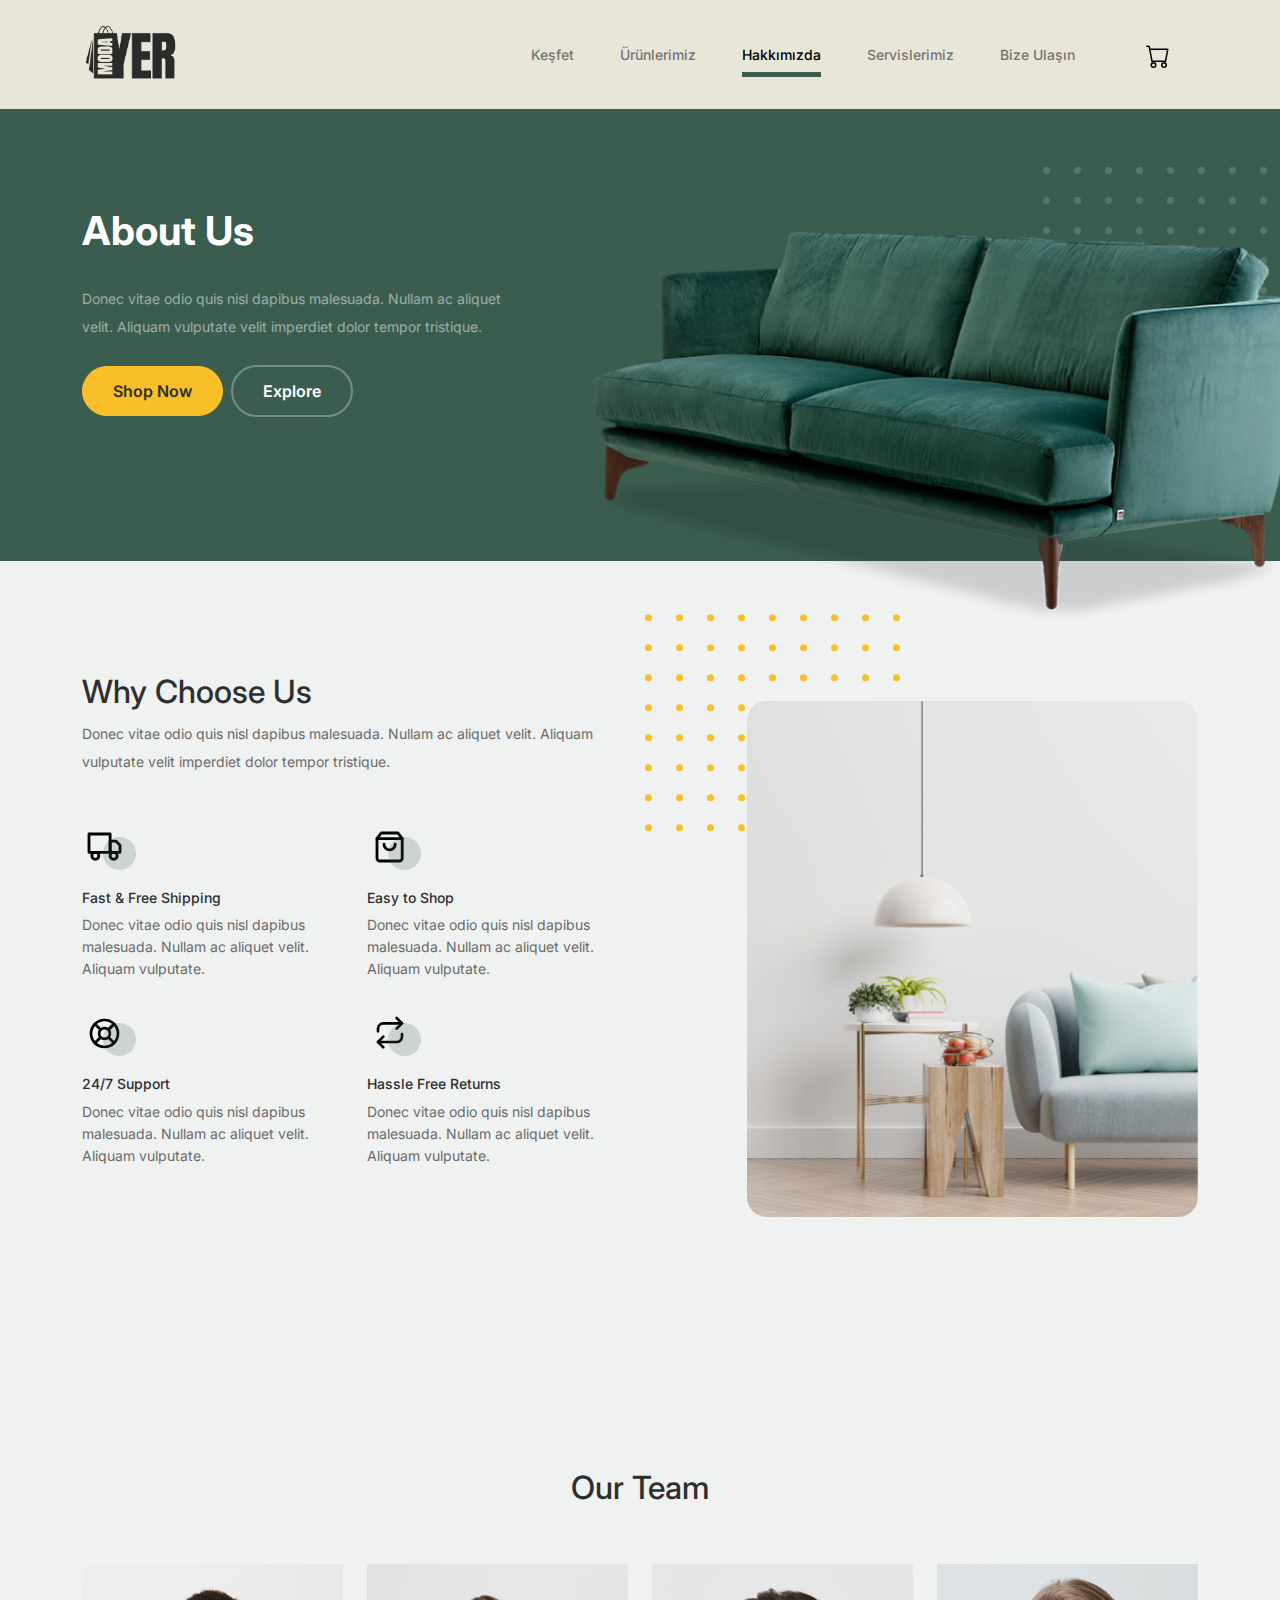
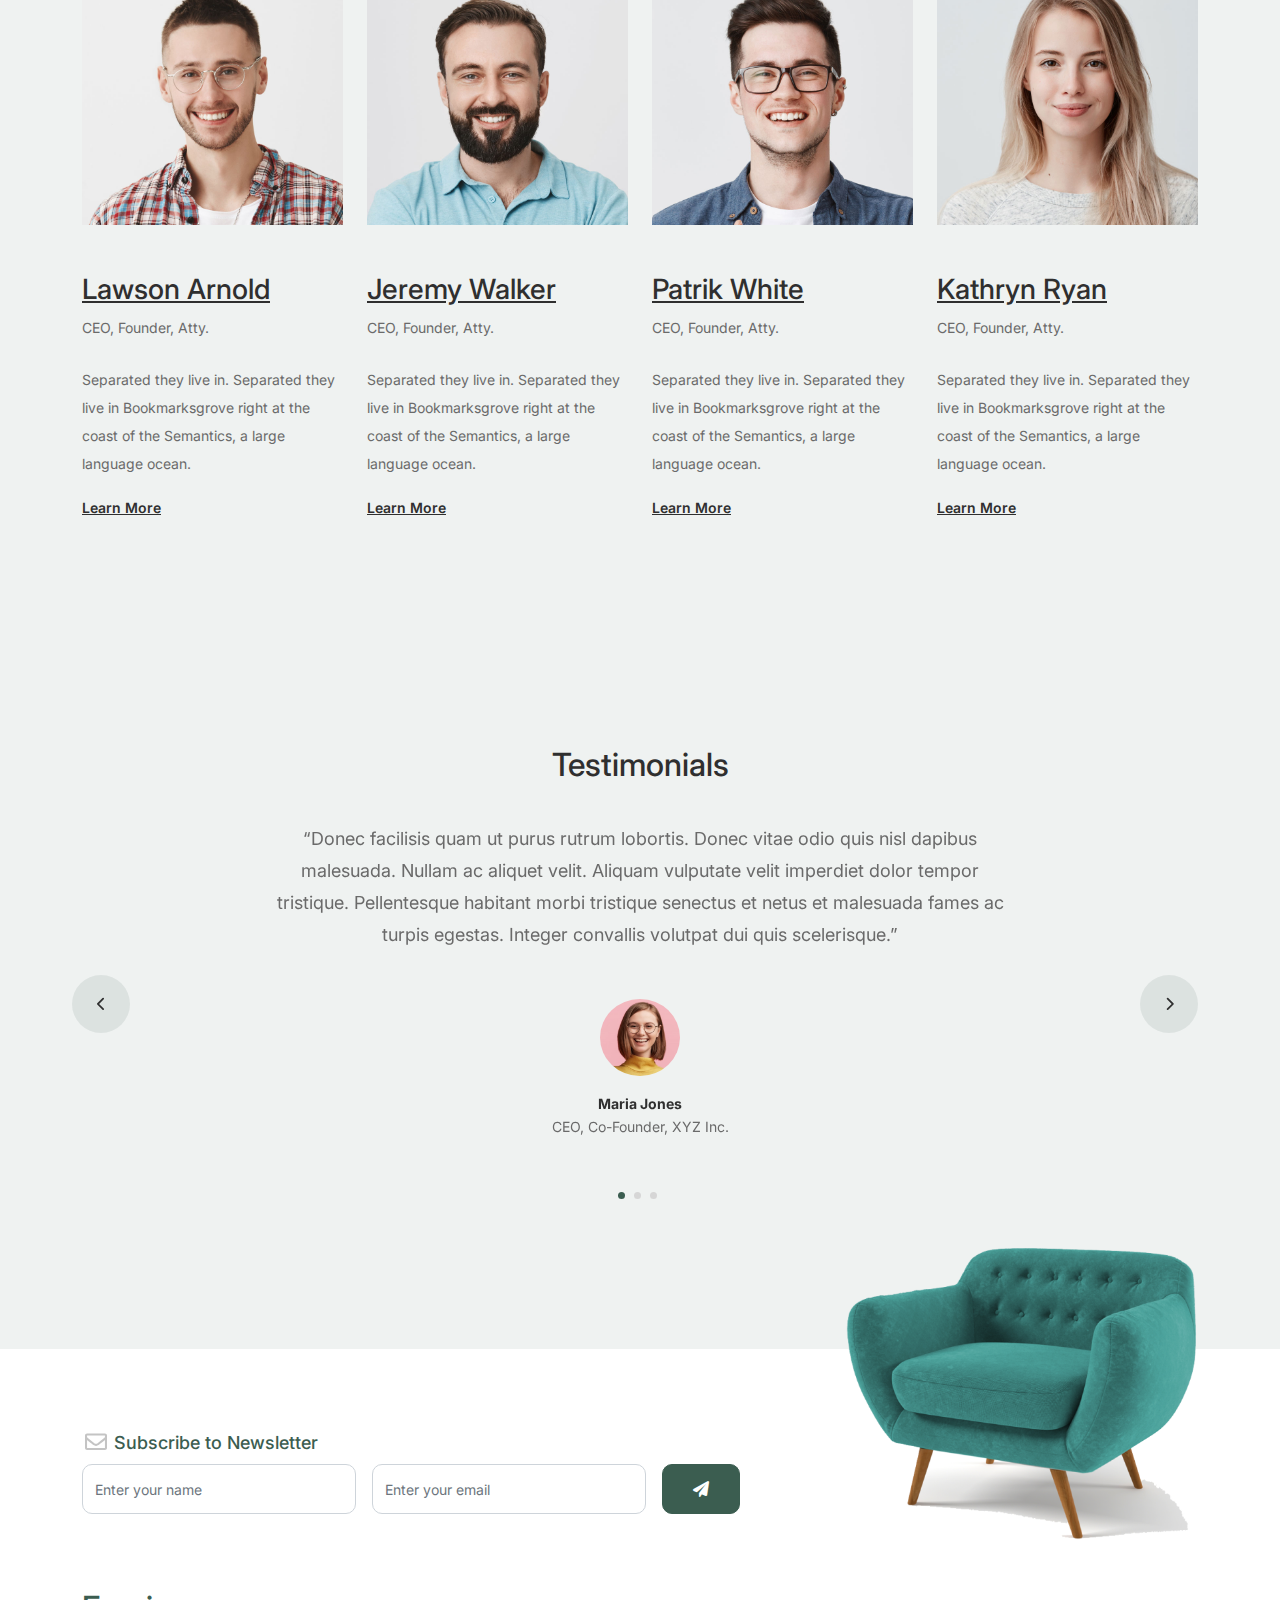
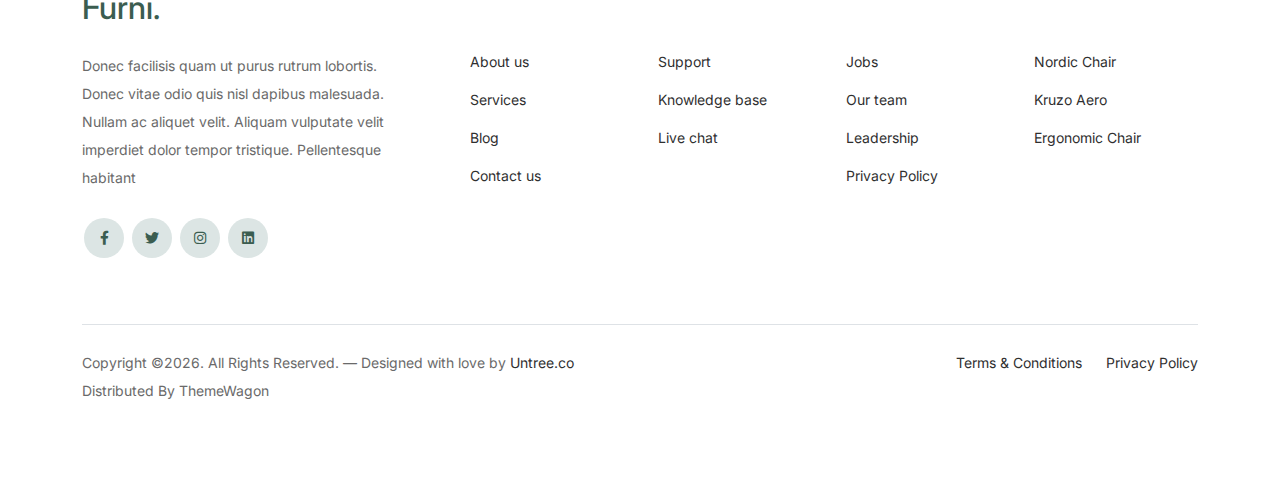
<file: about.html>
<!-- /*
* Bootstrap 5
* Template Name: Furni
* Template Author: Untree.co
* Template URI: https://untree.co/
* License: https://creativecommons.org/licenses/by/3.0/
*/ -->
<!doctype html>
<html lang="en">
<head>
  <meta charset="utf-8">
  <meta name="viewport" content="width=device-width, initial-scale=1, shrink-to-fit=no">
  <meta name="author" content="Untree.co">
  <link rel="shortcut icon" href="favicon.png">

  <meta name="description" content="" />
  <meta name="keywords" content="bootstrap, bootstrap4" />

		<!-- Bootstrap CSS -->
		<link href="css/bootstrap.min.css" rel="stylesheet">
		<link href="https://cdnjs.cloudflare.com/ajax/libs/font-awesome/6.0.0-beta3/css/all.min.css" rel="stylesheet">
		<link href="css/tiny-slider.css" rel="stylesheet">
		<link href="css/style.css" rel="stylesheet">
		<title>modayer.com </title>
	</head>

	<body>

		<!-- Start Header/Navigation -->
		<nav class="custom-navbar sticky-top navbar navbar navbar-expand-md navbar-dark bg-dark"
			arial-label="Furni navigation bar">
		
			<div class="container">
				<a class="navbar-brand" href="index.html"><img width="100px" src="images/logo.png" alt="modayer"></a>
		
				<button class="navbar-toggler" type="button" data-bs-toggle="collapse" data-bs-target="#navbarsFurni"
					aria-controls="navbarsFurni" aria-expanded="false" aria-label="Toggle navigation">
					<span class="navbar-toggler-icon"></span>
				</button>
		
				<div class="collapse navbar-collapse" id="navbarsFurni">
					<ul class="custom-navbar-nav navbar-nav ms-auto mb-2 mb-md-0">
						<li >
							<a class="nav-link" href="index.html">Keşfet</a>
						</li>
						<li><a class="nav-link" href="shop.html">Ürünlerimiz</a></li>
						<li class="nav-item active"><a class="nav-link" href="about.html">Hakkımızda</a></li>
						<li><a class="nav-link" href="services.html">Servislerimiz</a></li>
		
						<li><a class="nav-link" href="contact.html">Bize Ulaşın</a></li>
					</ul>
		
					<ul class="custom-navbar-cta navbar-nav mb-2 mb-md-0 ms-5">
						<li><a class="nav-link" href="cart.html">
								<svg xmlns="http://www.w3.org/2000/svg" width="24" height="24" fill="#000000" class="bi bi-cart"
									viewBox="0 0 16 16">
									<path
										d="M0 1.5A.5.5 0 0 1 .5 1H2a.5.5 0 0 1 .485.379L2.89 3H14.5a.5.5 0 0 1 .491.592l-1.5 8A.5.5 0 0 1 13 12H4a.5.5 0 0 1-.491-.408L2.01 3.607 1.61 2H.5a.5.5 0 0 1-.5-.5M3.102 4l1.313 7h8.17l1.313-7zM5 12a2 2 0 1 0 0 4 2 2 0 0 0 0-4m7 0a2 2 0 1 0 0 4 2 2 0 0 0 0-4m-7 1a1 1 0 1 1 0 2 1 1 0 0 1 0-2m7 0a1 1 0 1 1 0 2 1 1 0 0 1 0-2" />
								</svg>
							</a></li>
					</ul>
				</div>
			</div>
		
		</nav>
		<!-- End Header/Navigation -->

		<!-- Start Hero Section -->
			<div class="hero">
				<div class="container">
					<div class="row justify-content-between">
						<div class="col-lg-5">
							<div class="intro-excerpt">
								<h1>About Us</h1>
								<p class="mb-4">Donec vitae odio quis nisl dapibus malesuada. Nullam ac aliquet velit. Aliquam vulputate velit imperdiet dolor tempor tristique.</p>
								<p><a href="" class="btn btn-secondary me-2">Shop Now</a><a href="#" class="btn btn-white-outline">Explore</a></p>
							</div>
						</div>
						<div class="col-lg-7">
							<div class="hero-img-wrap">
								<img src="images/couch.png" class="img-fluid">
							</div>
						</div>
					</div>
				</div>
			</div>
		<!-- End Hero Section -->

		

		<!-- Start Why Choose Us Section -->
		<div class="why-choose-section">
			<div class="container">
				<div class="row justify-content-between align-items-center">
					<div class="col-lg-6">
						<h2 class="section-title">Why Choose Us</h2>
						<p>Donec vitae odio quis nisl dapibus malesuada. Nullam ac aliquet velit. Aliquam vulputate velit imperdiet dolor tempor tristique.</p>

						<div class="row my-5">
							<div class="col-6 col-md-6">
								<div class="feature">
									<div class="icon">
										<img src="images/truck.svg" alt="Image" class="imf-fluid">
									</div>
									<h3>Fast &amp; Free Shipping</h3>
									<p>Donec vitae odio quis nisl dapibus malesuada. Nullam ac aliquet velit. Aliquam vulputate.</p>
								</div>
							</div>

							<div class="col-6 col-md-6">
								<div class="feature">
									<div class="icon">
										<img src="images/bag.svg" alt="Image" class="imf-fluid">
									</div>
									<h3>Easy to Shop</h3>
									<p>Donec vitae odio quis nisl dapibus malesuada. Nullam ac aliquet velit. Aliquam vulputate.</p>
								</div>
							</div>

							<div class="col-6 col-md-6">
								<div class="feature">
									<div class="icon">
										<img src="images/support.svg" alt="Image" class="imf-fluid">
									</div>
									<h3>24/7 Support</h3>
									<p>Donec vitae odio quis nisl dapibus malesuada. Nullam ac aliquet velit. Aliquam vulputate.</p>
								</div>
							</div>

							<div class="col-6 col-md-6">
								<div class="feature">
									<div class="icon">
										<img src="images/return.svg" alt="Image" class="imf-fluid">
									</div>
									<h3>Hassle Free Returns</h3>
									<p>Donec vitae odio quis nisl dapibus malesuada. Nullam ac aliquet velit. Aliquam vulputate.</p>
								</div>
							</div>

						</div>
					</div>

					<div class="col-lg-5">
						<div class="img-wrap">
							<img src="images/why-choose-us-img.jpg" alt="Image" class="img-fluid">
						</div>
					</div>

				</div>
			</div>
		</div>
		<!-- End Why Choose Us Section -->

		<!-- Start Team Section -->
		<div class="untree_co-section">
			<div class="container">

				<div class="row mb-5">
					<div class="col-lg-5 mx-auto text-center">
						<h2 class="section-title">Our Team</h2>
					</div>
				</div>

				<div class="row">

					<!-- Start Column 1 -->
					<div class="col-12 col-md-6 col-lg-3 mb-5 mb-md-0">
						<img src="images/person_1.jpg" class="img-fluid mb-5">
						<h3 clas><a href="#"><span class="">Lawson</span> Arnold</a></h3>
            <span class="d-block position mb-4">CEO, Founder, Atty.</span>
            <p>Separated they live in.
            Separated they live in Bookmarksgrove right at the coast of the Semantics, a large language ocean.</p>
            <p class="mb-0"><a href="#" class="more dark">Learn More <span class="icon-arrow_forward"></span></a></p>
					</div> 
					<!-- End Column 1 -->

					<!-- Start Column 2 -->
					<div class="col-12 col-md-6 col-lg-3 mb-5 mb-md-0">
						<img src="images/person_2.jpg" class="img-fluid mb-5">

						<h3 clas><a href="#"><span class="">Jeremy</span> Walker</a></h3>
            <span class="d-block position mb-4">CEO, Founder, Atty.</span>
            <p>Separated they live in.
            Separated they live in Bookmarksgrove right at the coast of the Semantics, a large language ocean.</p>
            <p class="mb-0"><a href="#" class="more dark">Learn More <span class="icon-arrow_forward"></span></a></p>

					</div> 
					<!-- End Column 2 -->

					<!-- Start Column 3 -->
					<div class="col-12 col-md-6 col-lg-3 mb-5 mb-md-0">
						<img src="images/person_3.jpg" class="img-fluid mb-5">
						<h3 clas><a href="#"><span class="">Patrik</span> White</a></h3>
            <span class="d-block position mb-4">CEO, Founder, Atty.</span>
            <p>Separated they live in.
            Separated they live in Bookmarksgrove right at the coast of the Semantics, a large language ocean.</p>
            <p class="mb-0"><a href="#" class="more dark">Learn More <span class="icon-arrow_forward"></span></a></p>
					</div> 
					<!-- End Column 3 -->

					<!-- Start Column 4 -->
					<div class="col-12 col-md-6 col-lg-3 mb-5 mb-md-0">
						<img src="images/person_4.jpg" class="img-fluid mb-5">

						<h3 clas><a href="#"><span class="">Kathryn</span> Ryan</a></h3>
            <span class="d-block position mb-4">CEO, Founder, Atty.</span>
            <p>Separated they live in.
            Separated they live in Bookmarksgrove right at the coast of the Semantics, a large language ocean.</p>
            <p class="mb-0"><a href="#" class="more dark">Learn More <span class="icon-arrow_forward"></span></a></p>

          
					</div> 
					<!-- End Column 4 -->

					

				</div>
			</div>
		</div>
		<!-- End Team Section -->

		

		<!-- Start Testimonial Slider -->
		<div class="testimonial-section before-footer-section">
			<div class="container">
				<div class="row">
					<div class="col-lg-7 mx-auto text-center">
						<h2 class="section-title">Testimonials</h2>
					</div>
				</div>

				<div class="row justify-content-center">
					<div class="col-lg-12">
						<div class="testimonial-slider-wrap text-center">

							<div id="testimonial-nav">
								<span class="prev" data-controls="prev"><span class="fa fa-chevron-left"></span></span>
								<span class="next" data-controls="next"><span class="fa fa-chevron-right"></span></span>
							</div>

							<div class="testimonial-slider">
								
								<div class="item">
									<div class="row justify-content-center">
										<div class="col-lg-8 mx-auto">

											<div class="testimonial-block text-center">
												<blockquote class="mb-5">
													<p>&ldquo;Donec facilisis quam ut purus rutrum lobortis. Donec vitae odio quis nisl dapibus malesuada. Nullam ac aliquet velit. Aliquam vulputate velit imperdiet dolor tempor tristique. Pellentesque habitant morbi tristique senectus et netus et malesuada fames ac turpis egestas. Integer convallis volutpat dui quis scelerisque.&rdquo;</p>
												</blockquote>

												<div class="author-info">
													<div class="author-pic">
														<img src="images/person-1.png" alt="Maria Jones" class="img-fluid">
													</div>
													<h3 class="font-weight-bold">Maria Jones</h3>
													<span class="position d-block mb-3">CEO, Co-Founder, XYZ Inc.</span>
												</div>
											</div>

										</div>
									</div>
								</div> 
								<!-- END item -->

								<div class="item">
									<div class="row justify-content-center">
										<div class="col-lg-8 mx-auto">

											<div class="testimonial-block text-center">
												<blockquote class="mb-5">
													<p>&ldquo;Donec facilisis quam ut purus rutrum lobortis. Donec vitae odio quis nisl dapibus malesuada. Nullam ac aliquet velit. Aliquam vulputate velit imperdiet dolor tempor tristique. Pellentesque habitant morbi tristique senectus et netus et malesuada fames ac turpis egestas. Integer convallis volutpat dui quis scelerisque.&rdquo;</p>
												</blockquote>

												<div class="author-info">
													<div class="author-pic">
														<img src="images/person-1.png" alt="Maria Jones" class="img-fluid">
													</div>
													<h3 class="font-weight-bold">Maria Jones</h3>
													<span class="position d-block mb-3">CEO, Co-Founder, XYZ Inc.</span>
												</div>
											</div>

										</div>
									</div>
								</div> 
								<!-- END item -->

								<div class="item">
									<div class="row justify-content-center">
										<div class="col-lg-8 mx-auto">

											<div class="testimonial-block text-center">
												<blockquote class="mb-5">
													<p>&ldquo;Donec facilisis quam ut purus rutrum lobortis. Donec vitae odio quis nisl dapibus malesuada. Nullam ac aliquet velit. Aliquam vulputate velit imperdiet dolor tempor tristique. Pellentesque habitant morbi tristique senectus et netus et malesuada fames ac turpis egestas. Integer convallis volutpat dui quis scelerisque.&rdquo;</p>
												</blockquote>

												<div class="author-info">
													<div class="author-pic">
														<img src="images/person-1.png" alt="Maria Jones" class="img-fluid">
													</div>
													<h3 class="font-weight-bold">Maria Jones</h3>
													<span class="position d-block mb-3">CEO, Co-Founder, XYZ Inc.</span>
												</div>
											</div>

										</div>
									</div>
								</div> 
								<!-- END item -->

							</div>

						</div>
					</div>
				</div>
			</div>
		</div>
		<!-- End Testimonial Slider -->

		

		<!-- Start Footer Section -->
		<footer class="footer-section">
			<div class="container relative">

				<div class="sofa-img">
					<img src="images/sofa.png" alt="Image" class="img-fluid">
				</div>

				<div class="row">
					<div class="col-lg-8">
						<div class="subscription-form">
							<h3 class="d-flex align-items-center"><span class="me-1"><img src="images/envelope-outline.svg" alt="Image" class="img-fluid"></span><span>Subscribe to Newsletter</span></h3>

							<form action="#" class="row g-3">
								<div class="col-auto">
									<input type="text" class="form-control" placeholder="Enter your name">
								</div>
								<div class="col-auto">
									<input type="email" class="form-control" placeholder="Enter your email">
								</div>
								<div class="col-auto">
									<button class="btn btn-primary">
										<span class="fa fa-paper-plane"></span>
									</button>
								</div>
							</form>

						</div>
					</div>
				</div>

				<div class="row g-5 mb-5">
					<div class="col-lg-4">
						<div class="mb-4 footer-logo-wrap"><a href="#" class="footer-logo">Furni<span>.</span></a></div>
						<p class="mb-4">Donec facilisis quam ut purus rutrum lobortis. Donec vitae odio quis nisl dapibus malesuada. Nullam ac aliquet velit. Aliquam vulputate velit imperdiet dolor tempor tristique. Pellentesque habitant</p>

						<ul class="list-unstyled custom-social">
							<li><a href="#"><span class="fa fa-brands fa-facebook-f"></span></a></li>
							<li><a href="#"><span class="fa fa-brands fa-twitter"></span></a></li>
							<li><a href="#"><span class="fa fa-brands fa-instagram"></span></a></li>
							<li><a href="#"><span class="fa fa-brands fa-linkedin"></span></a></li>
						</ul>
					</div>

					<div class="col-lg-8">
						<div class="row links-wrap">
							<div class="col-6 col-sm-6 col-md-3">
								<ul class="list-unstyled">
									<li><a href="#">About us</a></li>
									<li><a href="#">Services</a></li>
									<li><a href="#">Blog</a></li>
									<li><a href="#">Contact us</a></li>
								</ul>
							</div>

							<div class="col-6 col-sm-6 col-md-3">
								<ul class="list-unstyled">
									<li><a href="#">Support</a></li>
									<li><a href="#">Knowledge base</a></li>
									<li><a href="#">Live chat</a></li>
								</ul>
							</div>

							<div class="col-6 col-sm-6 col-md-3">
								<ul class="list-unstyled">
									<li><a href="#">Jobs</a></li>
									<li><a href="#">Our team</a></li>
									<li><a href="#">Leadership</a></li>
									<li><a href="#">Privacy Policy</a></li>
								</ul>
							</div>

							<div class="col-6 col-sm-6 col-md-3">
								<ul class="list-unstyled">
									<li><a href="#">Nordic Chair</a></li>
									<li><a href="#">Kruzo Aero</a></li>
									<li><a href="#">Ergonomic Chair</a></li>
								</ul>
							</div>
						</div>
					</div>

				</div>

				<div class="border-top copyright">
					<div class="row pt-4">
						<div class="col-lg-6">
							<p class="mb-2 text-center text-lg-start">Copyright &copy;<script>document.write(new Date().getFullYear());</script>. All Rights Reserved. &mdash; Designed with love by <a href="https://untree.co">Untree.co</a> Distributed By <a hreff="https://themewagon.com">ThemeWagon</a>  <!-- License information: https://untree.co/license/ -->
            </p>
						</div>

						<div class="col-lg-6 text-center text-lg-end">
							<ul class="list-unstyled d-inline-flex ms-auto">
								<li class="me-4"><a href="#">Terms &amp; Conditions</a></li>
								<li><a href="#">Privacy Policy</a></li>
							</ul>
						</div>

					</div>
				</div>

			</div>
		</footer>
		<!-- End Footer Section -->	


		<script src="js/bootstrap.bundle.min.js"></script>
		<script src="js/tiny-slider.js"></script>
		<script src="js/custom.js"></script>
	</body>

</html>
</file>
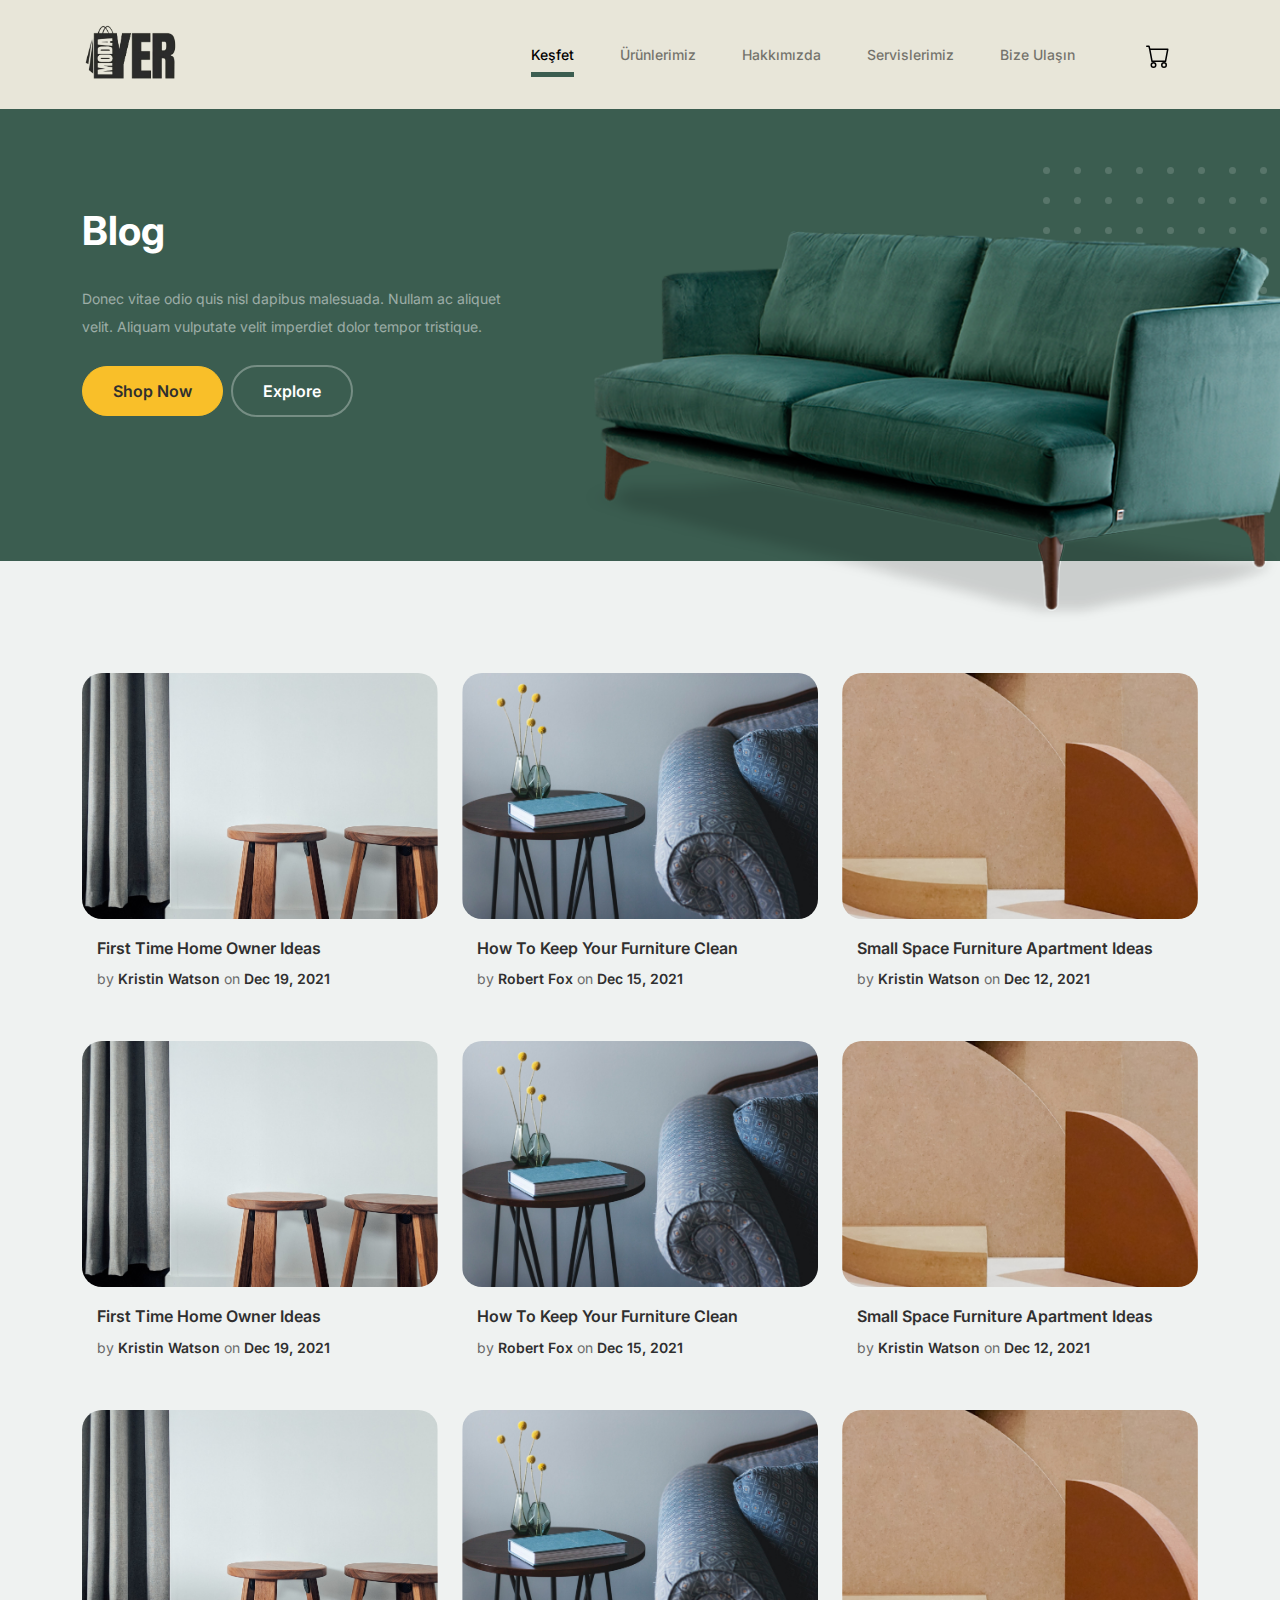
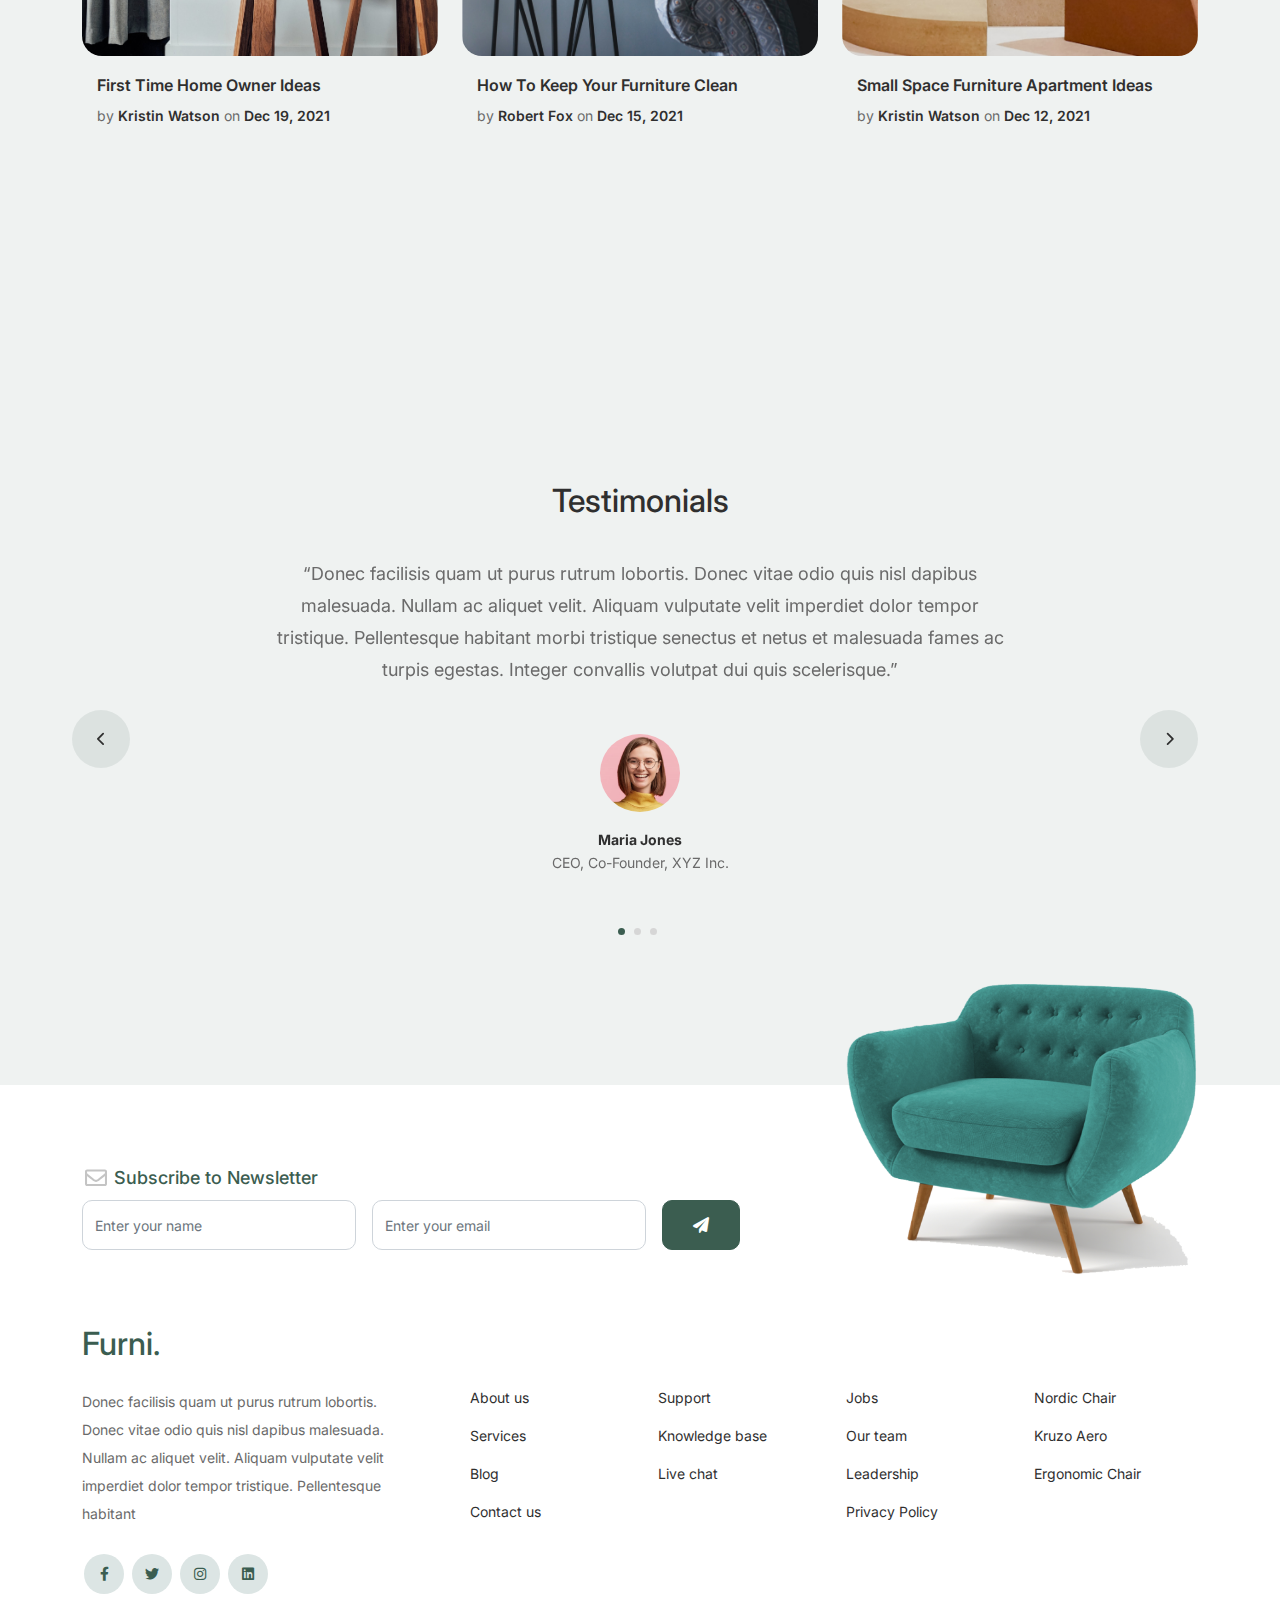
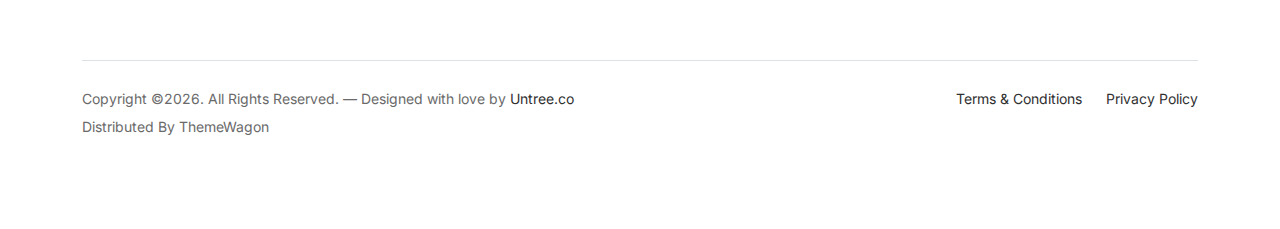
<file: blog.html>
<!-- /*
* Bootstrap 5
* Template Name: Furni
* Template Author: Untree.co
* Template URI: https://untree.co/
* License: https://creativecommons.org/licenses/by/3.0/
*/ -->
<!doctype html>
<html lang="en">
<head>
  <meta charset="utf-8">
  <meta name="viewport" content="width=device-width, initial-scale=1, shrink-to-fit=no">
  <meta name="author" content="Untree.co">
  <link rel="shortcut icon" href="favicon.png">

  <meta name="description" content="" />
  <meta name="keywords" content="bootstrap, bootstrap4" />

		<!-- Bootstrap CSS -->
		<link href="css/bootstrap.min.css" rel="stylesheet">
		<link href="https://cdnjs.cloudflare.com/ajax/libs/font-awesome/6.0.0-beta3/css/all.min.css" rel="stylesheet">
		<link href="css/tiny-slider.css" rel="stylesheet">
		<link href="css/style.css" rel="stylesheet">
		<title>modayer.com </title>
	</head>

	<body>

		<!-- Start Header/Navigation -->
		<nav class="custom-navbar sticky-top navbar navbar navbar-expand-md navbar-dark bg-dark"
			arial-label="Furni navigation bar">
		
			<div class="container">
				<a class="navbar-brand" href="index.html"><img width="100px" src="images/logo.png" alt="modayer"></a>
		
				<button class="navbar-toggler" type="button" data-bs-toggle="collapse" data-bs-target="#navbarsFurni"
					aria-controls="navbarsFurni" aria-expanded="false" aria-label="Toggle navigation">
					<span class="navbar-toggler-icon"></span>
				</button>
		
				<div class="collapse navbar-collapse" id="navbarsFurni">
					<ul class="custom-navbar-nav navbar-nav ms-auto mb-2 mb-md-0">
						<li class="nav-item active">
							<a class="nav-link" href="index.html">Keşfet</a>
						</li>
						<li><a class="nav-link" href="shop.html">Ürünlerimiz</a></li>
						<li><a class="nav-link" href="about.html">Hakkımızda</a></li>
						<li><a class="nav-link" href="services.html">Servislerimiz</a></li>
		
						<li><a class="nav-link" href="contact.html">Bize Ulaşın</a></li>
					</ul>
		
					<ul class="custom-navbar-cta navbar-nav mb-2 mb-md-0 ms-5">
						<li><a class="nav-link" href="cart.html">
								<svg xmlns="http://www.w3.org/2000/svg" width="24" height="24" fill="#000000" class="bi bi-cart"
									viewBox="0 0 16 16">
									<path
										d="M0 1.5A.5.5 0 0 1 .5 1H2a.5.5 0 0 1 .485.379L2.89 3H14.5a.5.5 0 0 1 .491.592l-1.5 8A.5.5 0 0 1 13 12H4a.5.5 0 0 1-.491-.408L2.01 3.607 1.61 2H.5a.5.5 0 0 1-.5-.5M3.102 4l1.313 7h8.17l1.313-7zM5 12a2 2 0 1 0 0 4 2 2 0 0 0 0-4m7 0a2 2 0 1 0 0 4 2 2 0 0 0 0-4m-7 1a1 1 0 1 1 0 2 1 1 0 0 1 0-2m7 0a1 1 0 1 1 0 2 1 1 0 0 1 0-2" />
								</svg>
							</a></li>
					</ul>
				</div>
			</div>
		
		</nav>
		<!-- End Header/Navigation -->

		<!-- Start Hero Section -->
			<div class="hero">
				<div class="container">
					<div class="row justify-content-between">
						<div class="col-lg-5">
							<div class="intro-excerpt">
								<h1>Blog</h1>
								<p class="mb-4">Donec vitae odio quis nisl dapibus malesuada. Nullam ac aliquet velit. Aliquam vulputate velit imperdiet dolor tempor tristique.</p>
								<p><a href="" class="btn btn-secondary me-2">Shop Now</a><a href="#" class="btn btn-white-outline">Explore</a></p>
							</div>
						</div>
						<div class="col-lg-7">
							<div class="hero-img-wrap">
								<img src="images/couch.png" class="img-fluid">
							</div>
						</div>
					</div>
				</div>
			</div>
		<!-- End Hero Section -->

		

		<!-- Start Blog Section -->
		<div class="blog-section">
			<div class="container">
				
				<div class="row">

					<div class="col-12 col-sm-6 col-md-4 mb-5">
						<div class="post-entry">
							<a href="#" class="post-thumbnail"><img src="images/post-1.jpg" alt="Image" class="img-fluid"></a>
							<div class="post-content-entry">
								<h3><a href="#">First Time Home Owner Ideas</a></h3>
								<div class="meta">
									<span>by <a href="#">Kristin Watson</a></span> <span>on <a href="#">Dec 19, 2021</a></span>
								</div>
							</div>
						</div>
					</div>

					<div class="col-12 col-sm-6 col-md-4 mb-5">
						<div class="post-entry">
							<a href="#" class="post-thumbnail"><img src="images/post-2.jpg" alt="Image" class="img-fluid"></a>
							<div class="post-content-entry">
								<h3><a href="#">How To Keep Your Furniture Clean</a></h3>
								<div class="meta">
									<span>by <a href="#">Robert Fox</a></span> <span>on <a href="#">Dec 15, 2021</a></span>
								</div>
							</div>
						</div>
					</div>

					<div class="col-12 col-sm-6 col-md-4 mb-5">
						<div class="post-entry">
							<a href="#" class="post-thumbnail"><img src="images/post-3.jpg" alt="Image" class="img-fluid"></a>
							<div class="post-content-entry">
								<h3><a href="#">Small Space Furniture Apartment Ideas</a></h3>
								<div class="meta">
									<span>by <a href="#">Kristin Watson</a></span> <span>on <a href="#">Dec 12, 2021</a></span>
								</div>
							</div>
						</div>
					</div>

					<div class="col-12 col-sm-6 col-md-4 mb-5">
						<div class="post-entry">
							<a href="#" class="post-thumbnail"><img src="images/post-1.jpg" alt="Image" class="img-fluid"></a>
							<div class="post-content-entry">
								<h3><a href="#">First Time Home Owner Ideas</a></h3>
								<div class="meta">
									<span>by <a href="#">Kristin Watson</a></span> <span>on <a href="#">Dec 19, 2021</a></span>
								</div>
							</div>
						</div>
					</div>

					<div class="col-12 col-sm-6 col-md-4 mb-5">
						<div class="post-entry">
							<a href="#" class="post-thumbnail"><img src="images/post-2.jpg" alt="Image" class="img-fluid"></a>
							<div class="post-content-entry">
								<h3><a href="#">How To Keep Your Furniture Clean</a></h3>
								<div class="meta">
									<span>by <a href="#">Robert Fox</a></span> <span>on <a href="#">Dec 15, 2021</a></span>
								</div>
							</div>
						</div>
					</div>

					<div class="col-12 col-sm-6 col-md-4 mb-5">
						<div class="post-entry">
							<a href="#" class="post-thumbnail"><img src="images/post-3.jpg" alt="Image" class="img-fluid"></a>
							<div class="post-content-entry">
								<h3><a href="#">Small Space Furniture Apartment Ideas</a></h3>
								<div class="meta">
									<span>by <a href="#">Kristin Watson</a></span> <span>on <a href="#">Dec 12, 2021</a></span>
								</div>
							</div>
						</div>
					</div>

					<div class="col-12 col-sm-6 col-md-4 mb-5">
						<div class="post-entry">
							<a href="#" class="post-thumbnail"><img src="images/post-1.jpg" alt="Image" class="img-fluid"></a>
							<div class="post-content-entry">
								<h3><a href="#">First Time Home Owner Ideas</a></h3>
								<div class="meta">
									<span>by <a href="#">Kristin Watson</a></span> <span>on <a href="#">Dec 19, 2021</a></span>
								</div>
							</div>
						</div>
					</div>

					<div class="col-12 col-sm-6 col-md-4 mb-5">
						<div class="post-entry">
							<a href="#" class="post-thumbnail"><img src="images/post-2.jpg" alt="Image" class="img-fluid"></a>
							<div class="post-content-entry">
								<h3><a href="#">How To Keep Your Furniture Clean</a></h3>
								<div class="meta">
									<span>by <a href="#">Robert Fox</a></span> <span>on <a href="#">Dec 15, 2021</a></span>
								</div>
							</div>
						</div>
					</div>

					<div class="col-12 col-sm-6 col-md-4 mb-5">
						<div class="post-entry">
							<a href="#" class="post-thumbnail"><img src="images/post-3.jpg" alt="Image" class="img-fluid"></a>
							<div class="post-content-entry">
								<h3><a href="#">Small Space Furniture Apartment Ideas</a></h3>
								<div class="meta">
									<span>by <a href="#">Kristin Watson</a></span> <span>on <a href="#">Dec 12, 2021</a></span>
								</div>
							</div>
						</div>
					</div>

				</div>
			</div>
		</div>
		<!-- End Blog Section -->	

		

		<!-- Start Testimonial Slider -->
		<div class="testimonial-section before-footer-section">
			<div class="container">
				<div class="row">
					<div class="col-lg-7 mx-auto text-center">
						<h2 class="section-title">Testimonials</h2>
					</div>
				</div>

				<div class="row justify-content-center">
					<div class="col-lg-12">
						<div class="testimonial-slider-wrap text-center">

							<div id="testimonial-nav">
								<span class="prev" data-controls="prev"><span class="fa fa-chevron-left"></span></span>
								<span class="next" data-controls="next"><span class="fa fa-chevron-right"></span></span>
							</div>

							<div class="testimonial-slider">
								
								<div class="item">
									<div class="row justify-content-center">
										<div class="col-lg-8 mx-auto">

											<div class="testimonial-block text-center">
												<blockquote class="mb-5">
													<p>&ldquo;Donec facilisis quam ut purus rutrum lobortis. Donec vitae odio quis nisl dapibus malesuada. Nullam ac aliquet velit. Aliquam vulputate velit imperdiet dolor tempor tristique. Pellentesque habitant morbi tristique senectus et netus et malesuada fames ac turpis egestas. Integer convallis volutpat dui quis scelerisque.&rdquo;</p>
												</blockquote>

												<div class="author-info">
													<div class="author-pic">
														<img src="images/person-1.png" alt="Maria Jones" class="img-fluid">
													</div>
													<h3 class="font-weight-bold">Maria Jones</h3>
													<span class="position d-block mb-3">CEO, Co-Founder, XYZ Inc.</span>
												</div>
											</div>

										</div>
									</div>
								</div> 
								<!-- END item -->

								<div class="item">
									<div class="row justify-content-center">
										<div class="col-lg-8 mx-auto">

											<div class="testimonial-block text-center">
												<blockquote class="mb-5">
													<p>&ldquo;Donec facilisis quam ut purus rutrum lobortis. Donec vitae odio quis nisl dapibus malesuada. Nullam ac aliquet velit. Aliquam vulputate velit imperdiet dolor tempor tristique. Pellentesque habitant morbi tristique senectus et netus et malesuada fames ac turpis egestas. Integer convallis volutpat dui quis scelerisque.&rdquo;</p>
												</blockquote>

												<div class="author-info">
													<div class="author-pic">
														<img src="images/person-1.png" alt="Maria Jones" class="img-fluid">
													</div>
													<h3 class="font-weight-bold">Maria Jones</h3>
													<span class="position d-block mb-3">CEO, Co-Founder, XYZ Inc.</span>
												</div>
											</div>

										</div>
									</div>
								</div> 
								<!-- END item -->

								<div class="item">
									<div class="row justify-content-center">
										<div class="col-lg-8 mx-auto">

											<div class="testimonial-block text-center">
												<blockquote class="mb-5">
													<p>&ldquo;Donec facilisis quam ut purus rutrum lobortis. Donec vitae odio quis nisl dapibus malesuada. Nullam ac aliquet velit. Aliquam vulputate velit imperdiet dolor tempor tristique. Pellentesque habitant morbi tristique senectus et netus et malesuada fames ac turpis egestas. Integer convallis volutpat dui quis scelerisque.&rdquo;</p>
												</blockquote>

												<div class="author-info">
													<div class="author-pic">
														<img src="images/person-1.png" alt="Maria Jones" class="img-fluid">
													</div>
													<h3 class="font-weight-bold">Maria Jones</h3>
													<span class="position d-block mb-3">CEO, Co-Founder, XYZ Inc.</span>
												</div>
											</div>

										</div>
									</div>
								</div> 
								<!-- END item -->

							</div>

						</div>
					</div>
				</div>
			</div>
		</div>
		<!-- End Testimonial Slider -->

		

		<!-- Start Footer Section -->
		<footer class="footer-section">
			<div class="container relative">

				<div class="sofa-img">
					<img src="images/sofa.png" alt="Image" class="img-fluid">
				</div>

				<div class="row">
					<div class="col-lg-8">
						<div class="subscription-form">
							<h3 class="d-flex align-items-center"><span class="me-1"><img src="images/envelope-outline.svg" alt="Image" class="img-fluid"></span><span>Subscribe to Newsletter</span></h3>

							<form action="#" class="row g-3">
								<div class="col-auto">
									<input type="text" class="form-control" placeholder="Enter your name">
								</div>
								<div class="col-auto">
									<input type="email" class="form-control" placeholder="Enter your email">
								</div>
								<div class="col-auto">
									<button class="btn btn-primary">
										<span class="fa fa-paper-plane"></span>
									</button>
								</div>
							</form>

						</div>
					</div>
				</div>

				<div class="row g-5 mb-5">
					<div class="col-lg-4">
						<div class="mb-4 footer-logo-wrap"><a href="#" class="footer-logo">Furni<span>.</span></a></div>
						<p class="mb-4">Donec facilisis quam ut purus rutrum lobortis. Donec vitae odio quis nisl dapibus malesuada. Nullam ac aliquet velit. Aliquam vulputate velit imperdiet dolor tempor tristique. Pellentesque habitant</p>

						<ul class="list-unstyled custom-social">
							<li><a href="#"><span class="fa fa-brands fa-facebook-f"></span></a></li>
							<li><a href="#"><span class="fa fa-brands fa-twitter"></span></a></li>
							<li><a href="#"><span class="fa fa-brands fa-instagram"></span></a></li>
							<li><a href="#"><span class="fa fa-brands fa-linkedin"></span></a></li>
						</ul>
					</div>

					<div class="col-lg-8">
						<div class="row links-wrap">
							<div class="col-6 col-sm-6 col-md-3">
								<ul class="list-unstyled">
									<li><a href="#">About us</a></li>
									<li><a href="#">Services</a></li>
									<li><a href="#">Blog</a></li>
									<li><a href="#">Contact us</a></li>
								</ul>
							</div>

							<div class="col-6 col-sm-6 col-md-3">
								<ul class="list-unstyled">
									<li><a href="#">Support</a></li>
									<li><a href="#">Knowledge base</a></li>
									<li><a href="#">Live chat</a></li>
								</ul>
							</div>

							<div class="col-6 col-sm-6 col-md-3">
								<ul class="list-unstyled">
									<li><a href="#">Jobs</a></li>
									<li><a href="#">Our team</a></li>
									<li><a href="#">Leadership</a></li>
									<li><a href="#">Privacy Policy</a></li>
								</ul>
							</div>

							<div class="col-6 col-sm-6 col-md-3">
								<ul class="list-unstyled">
									<li><a href="#">Nordic Chair</a></li>
									<li><a href="#">Kruzo Aero</a></li>
									<li><a href="#">Ergonomic Chair</a></li>
								</ul>
							</div>
						</div>
					</div>

				</div>

				<div class="border-top copyright">
					<div class="row pt-4">
						<div class="col-lg-6">
							<p class="mb-2 text-center text-lg-start">Copyright &copy;<script>document.write(new Date().getFullYear());</script>. All Rights Reserved. &mdash; Designed with love by <a href="https://untree.co">Untree.co</a> Distributed By <a hreff="https://themewagon.com">ThemeWagon</a>  <!-- License information: https://untree.co/license/ -->
            </p>
						</div>

						<div class="col-lg-6 text-center text-lg-end">
							<ul class="list-unstyled d-inline-flex ms-auto">
								<li class="me-4"><a href="#">Terms &amp; Conditions</a></li>
								<li><a href="#">Privacy Policy</a></li>
							</ul>
						</div>

					</div>
				</div>

			</div>
		</footer>
		<!-- End Footer Section -->	


		<script src="js/bootstrap.bundle.min.js"></script>
		<script src="js/tiny-slider.js"></script>
		<script src="js/custom.js"></script>
	</body>

</html>
</file>
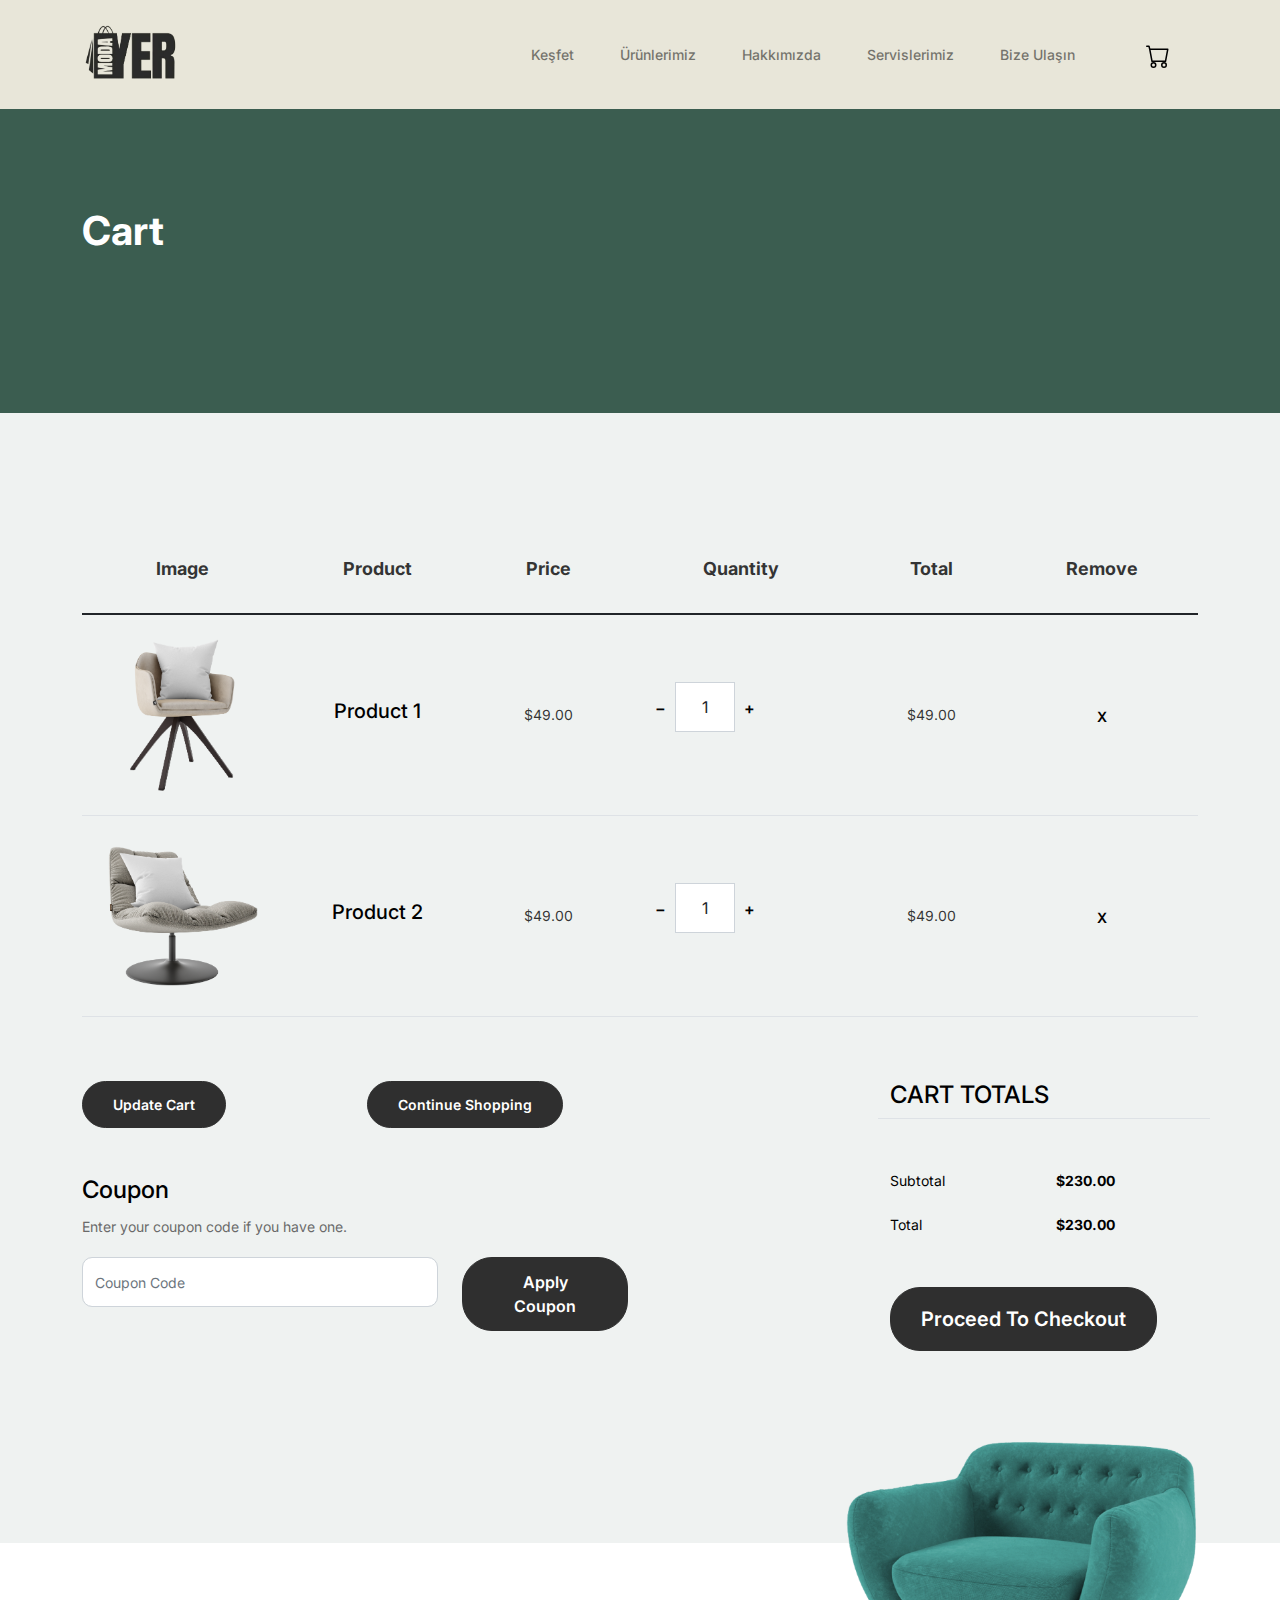
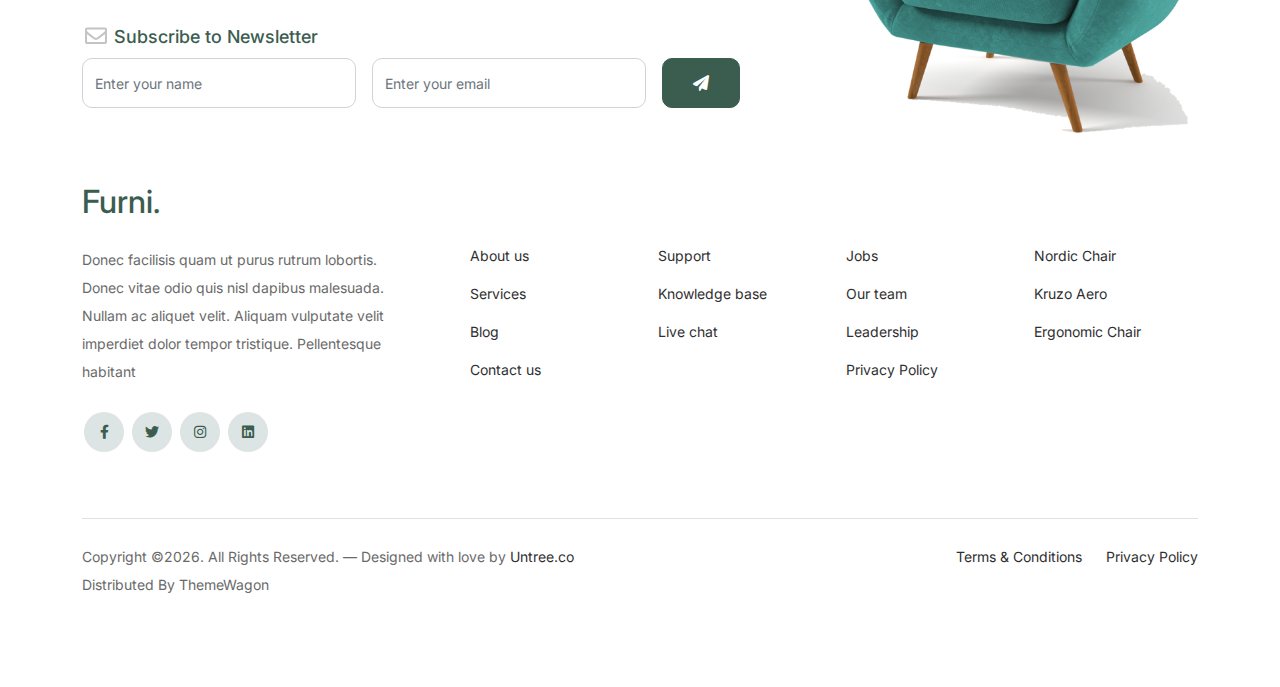
<file: cart.html>
<!-- /*
* Bootstrap 5
* Template Name: Furni
* Template Author: Untree.co
* Template URI: https://untree.co/
* License: https://creativecommons.org/licenses/by/3.0/
*/ -->
<!doctype html>
<html lang="en">
<head>
  <meta charset="utf-8">
  <meta name="viewport" content="width=device-width, initial-scale=1, shrink-to-fit=no">
  <meta name="author" content="Untree.co">
  <link rel="shortcut icon" href="favicon.png">

  <meta name="description" content="" />
  <meta name="keywords" content="bootstrap, bootstrap4" />

		<!-- Bootstrap CSS -->
		<link href="css/bootstrap.min.css" rel="stylesheet">
		<link href="https://cdnjs.cloudflare.com/ajax/libs/font-awesome/6.0.0-beta3/css/all.min.css" rel="stylesheet">
		<link href="css/tiny-slider.css" rel="stylesheet">
		<link href="css/style.css" rel="stylesheet">
		<title>modayer.com </title>
	</head>

	<body>

		<!-- Start Header/Navigation -->
		<nav class="custom-navbar sticky-top navbar navbar navbar-expand-md navbar-dark bg-dark"
			arial-label="Furni navigation bar">
		
			<div class="container">
				<a class="navbar-brand" href="index.html"><img width="100px" src="images/logo.png" alt="modayer"></a>
		
				<button class="navbar-toggler" type="button" data-bs-toggle="collapse" data-bs-target="#navbarsFurni"
					aria-controls="navbarsFurni" aria-expanded="false" aria-label="Toggle navigation">
					<span class="navbar-toggler-icon"></span>
				</button>
		
				<div class="collapse navbar-collapse" id="navbarsFurni">
					<ul class="custom-navbar-nav navbar-nav ms-auto mb-2 mb-md-0">
						<li>
							<a class="nav-link" href="index.html">Keşfet</a>
						</li>
						<li><a class="nav-link" href="shop.html">Ürünlerimiz</a></li>
						<li><a class="nav-link" href="about.html">Hakkımızda</a></li>
						<li><a class="nav-link" href="services.html">Servislerimiz</a></li>
		
						<li><a class="nav-link" href="contact.html">Bize Ulaşın</a></li>
					</ul>
		
					<ul class="custom-navbar-cta navbar-nav mb-2 mb-md-0 ms-5">
						<li><a class="nav-link" href="cart.html">
								<svg xmlns="http://www.w3.org/2000/svg" width="24" height="24" fill="#000000" class="bi bi-cart"
									viewBox="0 0 16 16">
									<path
										d="M0 1.5A.5.5 0 0 1 .5 1H2a.5.5 0 0 1 .485.379L2.89 3H14.5a.5.5 0 0 1 .491.592l-1.5 8A.5.5 0 0 1 13 12H4a.5.5 0 0 1-.491-.408L2.01 3.607 1.61 2H.5a.5.5 0 0 1-.5-.5M3.102 4l1.313 7h8.17l1.313-7zM5 12a2 2 0 1 0 0 4 2 2 0 0 0 0-4m7 0a2 2 0 1 0 0 4 2 2 0 0 0 0-4m-7 1a1 1 0 1 1 0 2 1 1 0 0 1 0-2m7 0a1 1 0 1 1 0 2 1 1 0 0 1 0-2" />
								</svg>
							</a></li>
					</ul>
				</div>
			</div>
		
		</nav>
		<!-- End Header/Navigation -->

		<!-- Start Hero Section -->
			<div class="hero">
				<div class="container">
					<div class="row justify-content-between">
						<div class="col-lg-5">
							<div class="intro-excerpt">
								<h1>Cart</h1>
							</div>
						</div>
						<div class="col-lg-7">
							
						</div>
					</div>
				</div>
			</div>
		<!-- End Hero Section -->

		

		<div class="untree_co-section before-footer-section">
            <div class="container">
              <div class="row mb-5">
                <form class="col-md-12" method="post">
                  <div class="site-blocks-table">
                    <table class="table">
                      <thead>
                        <tr>
                          <th class="product-thumbnail">Image</th>
                          <th class="product-name">Product</th>
                          <th class="product-price">Price</th>
                          <th class="product-quantity">Quantity</th>
                          <th class="product-total">Total</th>
                          <th class="product-remove">Remove</th>
                        </tr>
                      </thead>
                      <tbody>
                        <tr>
                          <td class="product-thumbnail">
                            <img src="images/product-1.png" alt="Image" class="img-fluid">
                          </td>
                          <td class="product-name">
                            <h2 class="h5 text-black">Product 1</h2>
                          </td>
                          <td>$49.00</td>
                          <td>
                            <div class="input-group mb-3 d-flex align-items-center quantity-container" style="max-width: 120px;">
                              <div class="input-group-prepend">
                                <button class="btn btn-outline-black decrease" type="button">&minus;</button>
                              </div>
                              <input type="text" class="form-control text-center quantity-amount" value="1" placeholder="" aria-label="Example text with button addon" aria-describedby="button-addon1">
                              <div class="input-group-append">
                                <button class="btn btn-outline-black increase" type="button">&plus;</button>
                              </div>
                            </div>
        
                          </td>
                          <td>$49.00</td>
                          <td><a href="#" class="btn btn-black btn-sm">X</a></td>
                        </tr>
        
                        <tr>
                          <td class="product-thumbnail">
                            <img src="images/product-2.png" alt="Image" class="img-fluid">
                          </td>
                          <td class="product-name">
                            <h2 class="h5 text-black">Product 2</h2>
                          </td>
                          <td>$49.00</td>
                          <td>
                            <div class="input-group mb-3 d-flex align-items-center quantity-container" style="max-width: 120px;">
                              <div class="input-group-prepend">
                                <button class="btn btn-outline-black decrease" type="button">&minus;</button>
                              </div>
                              <input type="text" class="form-control text-center quantity-amount" value="1" placeholder="" aria-label="Example text with button addon" aria-describedby="button-addon1">
                              <div class="input-group-append">
                                <button class="btn btn-outline-black increase" type="button">&plus;</button>
                              </div>
                            </div>
        
                          </td>
                          <td>$49.00</td>
                          <td><a href="#" class="btn btn-black btn-sm">X</a></td>
                        </tr>
                      </tbody>
                    </table>
                  </div>
                </form>
              </div>
        
              <div class="row">
                <div class="col-md-6">
                  <div class="row mb-5">
                    <div class="col-md-6 mb-3 mb-md-0">
                      <button class="btn btn-black btn-sm btn-block">Update Cart</button>
                    </div>
                    <div class="col-md-6">
                      <button class="btn btn-outline-black btn-sm btn-block">Continue Shopping</button>
                    </div>
                  </div>
                  <div class="row">
                    <div class="col-md-12">
                      <label class="text-black h4" for="coupon">Coupon</label>
                      <p>Enter your coupon code if you have one.</p>
                    </div>
                    <div class="col-md-8 mb-3 mb-md-0">
                      <input type="text" class="form-control py-3" id="coupon" placeholder="Coupon Code">
                    </div>
                    <div class="col-md-4">
                      <button class="btn btn-black">Apply Coupon</button>
                    </div>
                  </div>
                </div>
                <div class="col-md-6 pl-5">
                  <div class="row justify-content-end">
                    <div class="col-md-7">
                      <div class="row">
                        <div class="col-md-12 text-right border-bottom mb-5">
                          <h3 class="text-black h4 text-uppercase">Cart Totals</h3>
                        </div>
                      </div>
                      <div class="row mb-3">
                        <div class="col-md-6">
                          <span class="text-black">Subtotal</span>
                        </div>
                        <div class="col-md-6 text-right">
                          <strong class="text-black">$230.00</strong>
                        </div>
                      </div>
                      <div class="row mb-5">
                        <div class="col-md-6">
                          <span class="text-black">Total</span>
                        </div>
                        <div class="col-md-6 text-right">
                          <strong class="text-black">$230.00</strong>
                        </div>
                      </div>
        
                      <div class="row">
                        <div class="col-md-12">
                          <button class="btn btn-black btn-lg py-3 btn-block" onclick="window.location='checkout.html'">Proceed To Checkout</button>
                        </div>
                      </div>
                    </div>
                  </div>
                </div>
              </div>
            </div>
          </div>
		

		<!-- Start Footer Section -->
		<footer class="footer-section">
			<div class="container relative">

				<div class="sofa-img">
					<img src="images/sofa.png" alt="Image" class="img-fluid">
				</div>

				<div class="row">
					<div class="col-lg-8">
						<div class="subscription-form">
							<h3 class="d-flex align-items-center"><span class="me-1"><img src="images/envelope-outline.svg" alt="Image" class="img-fluid"></span><span>Subscribe to Newsletter</span></h3>

							<form action="#" class="row g-3">
								<div class="col-auto">
									<input type="text" class="form-control" placeholder="Enter your name">
								</div>
								<div class="col-auto">
									<input type="email" class="form-control" placeholder="Enter your email">
								</div>
								<div class="col-auto">
									<button class="btn btn-primary">
										<span class="fa fa-paper-plane"></span>
									</button>
								</div>
							</form>

						</div>
					</div>
				</div>

				<div class="row g-5 mb-5">
					<div class="col-lg-4">
						<div class="mb-4 footer-logo-wrap"><a href="#" class="footer-logo">Furni<span>.</span></a></div>
						<p class="mb-4">Donec facilisis quam ut purus rutrum lobortis. Donec vitae odio quis nisl dapibus malesuada. Nullam ac aliquet velit. Aliquam vulputate velit imperdiet dolor tempor tristique. Pellentesque habitant</p>

						<ul class="list-unstyled custom-social">
							<li><a href="#"><span class="fa fa-brands fa-facebook-f"></span></a></li>
							<li><a href="#"><span class="fa fa-brands fa-twitter"></span></a></li>
							<li><a href="#"><span class="fa fa-brands fa-instagram"></span></a></li>
							<li><a href="#"><span class="fa fa-brands fa-linkedin"></span></a></li>
						</ul>
					</div>

					<div class="col-lg-8">
						<div class="row links-wrap">
							<div class="col-6 col-sm-6 col-md-3">
								<ul class="list-unstyled">
									<li><a href="#">About us</a></li>
									<li><a href="#">Services</a></li>
									<li><a href="#">Blog</a></li>
									<li><a href="#">Contact us</a></li>
								</ul>
							</div>

							<div class="col-6 col-sm-6 col-md-3">
								<ul class="list-unstyled">
									<li><a href="#">Support</a></li>
									<li><a href="#">Knowledge base</a></li>
									<li><a href="#">Live chat</a></li>
								</ul>
							</div>

							<div class="col-6 col-sm-6 col-md-3">
								<ul class="list-unstyled">
									<li><a href="#">Jobs</a></li>
									<li><a href="#">Our team</a></li>
									<li><a href="#">Leadership</a></li>
									<li><a href="#">Privacy Policy</a></li>
								</ul>
							</div>

							<div class="col-6 col-sm-6 col-md-3">
								<ul class="list-unstyled">
									<li><a href="#">Nordic Chair</a></li>
									<li><a href="#">Kruzo Aero</a></li>
									<li><a href="#">Ergonomic Chair</a></li>
								</ul>
							</div>
						</div>
					</div>

				</div>

				<div class="border-top copyright">
					<div class="row pt-4">
						<div class="col-lg-6">
							<p class="mb-2 text-center text-lg-start">Copyright &copy;<script>document.write(new Date().getFullYear());</script>. All Rights Reserved. &mdash; Designed with love by <a href="https://untree.co">Untree.co</a> Distributed By <a hreff="https://themewagon.com">ThemeWagon</a>  <!-- License information: https://untree.co/license/ -->
            </p>
						</div>

						<div class="col-lg-6 text-center text-lg-end">
							<ul class="list-unstyled d-inline-flex ms-auto">
								<li class="me-4"><a href="#">Terms &amp; Conditions</a></li>
								<li><a href="#">Privacy Policy</a></li>
							</ul>
						</div>

					</div>
				</div>

			</div>
		</footer>
		<!-- End Footer Section -->	


		<script src="js/bootstrap.bundle.min.js"></script>
		<script src="js/tiny-slider.js"></script>
		<script src="js/custom.js"></script>
	</body>

</html>
</file>
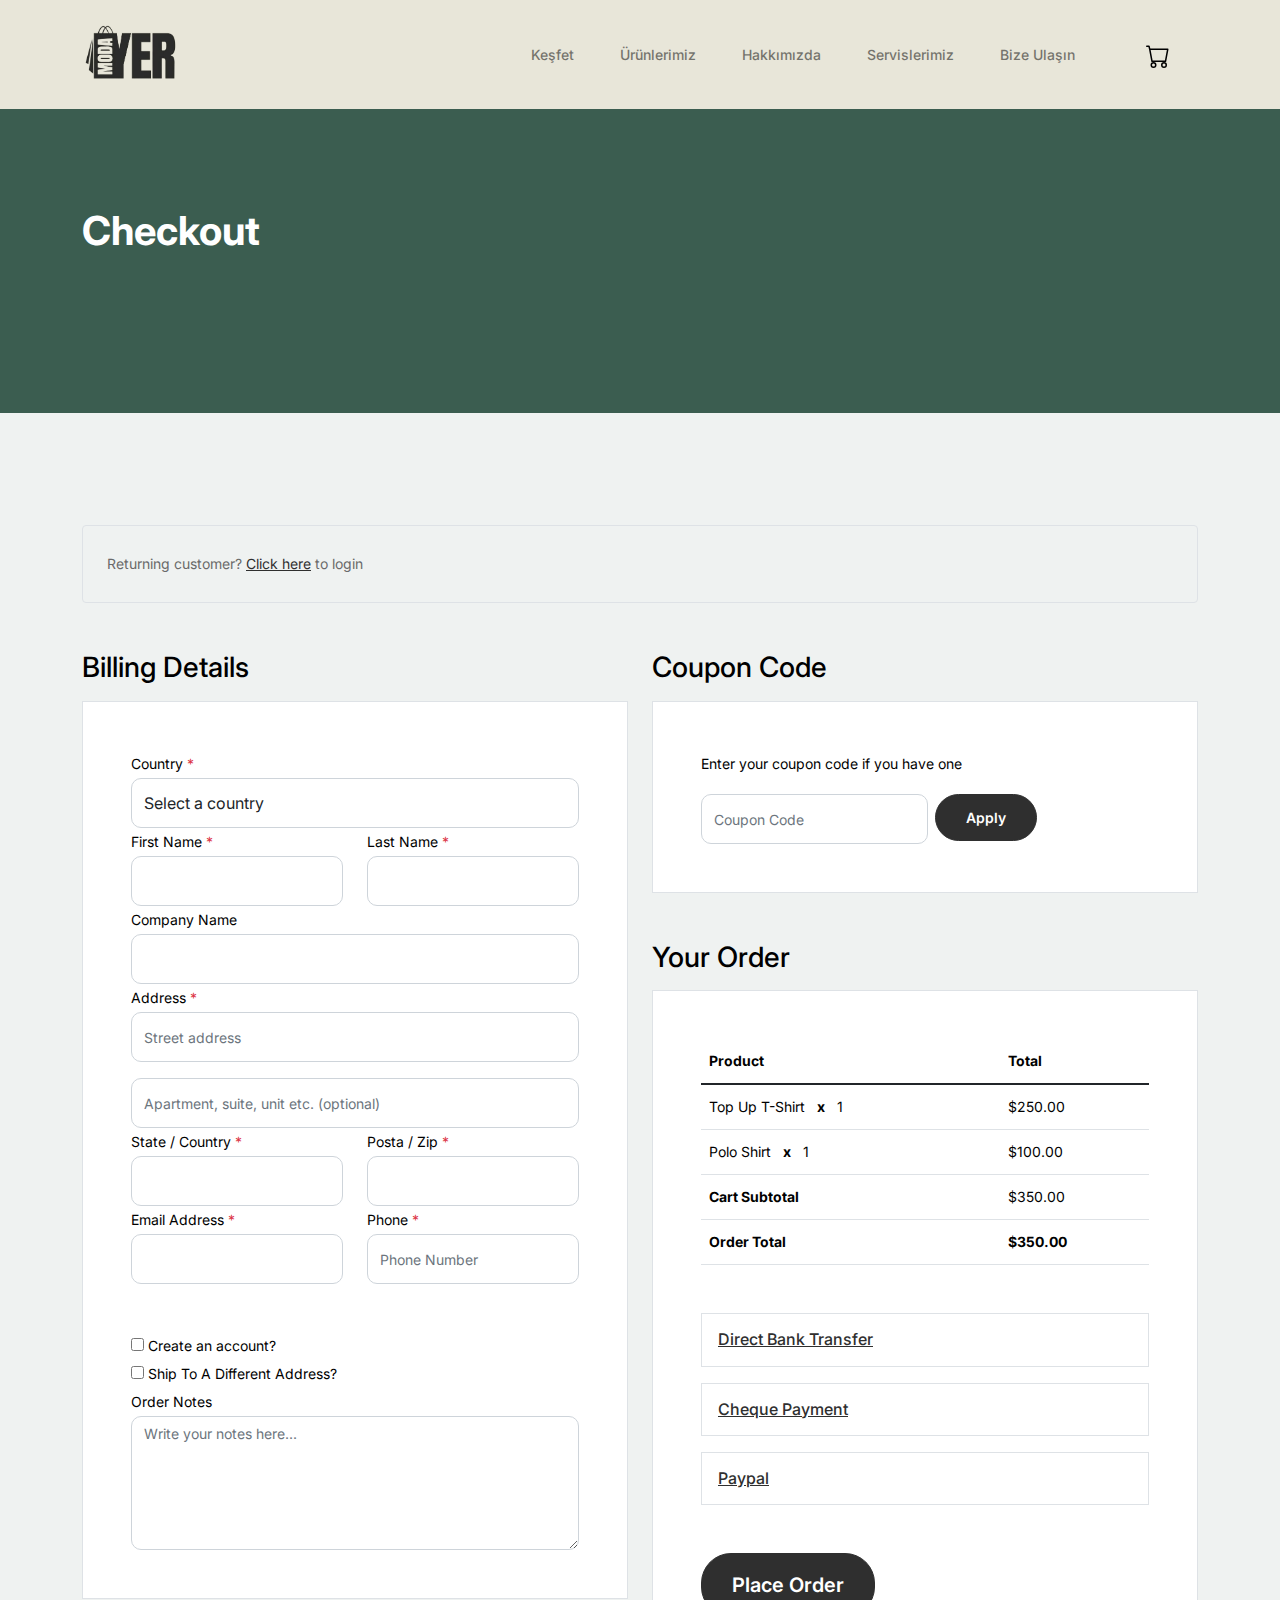
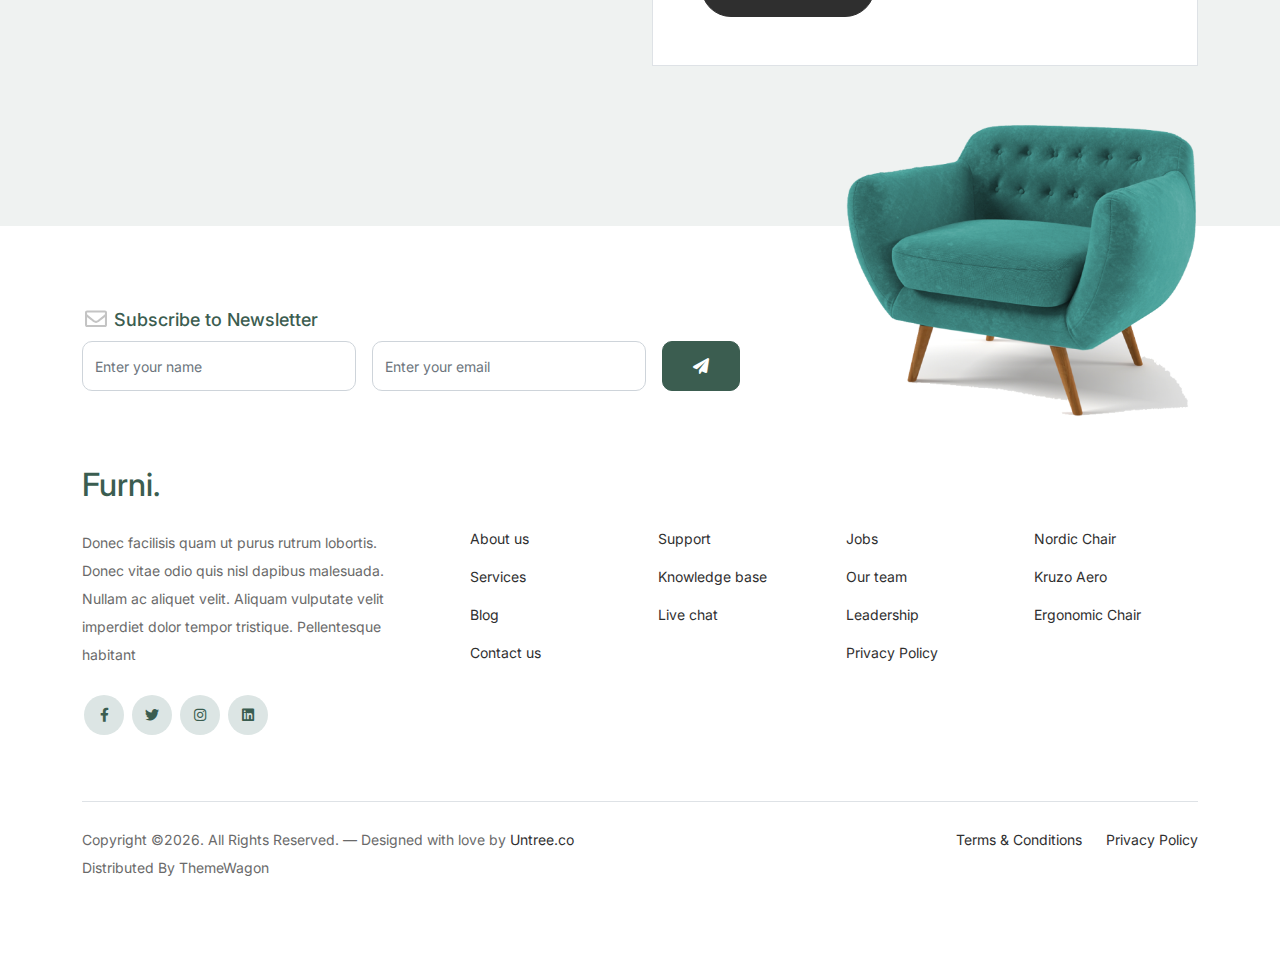
<file: checkout.html>
<!-- /*
* Bootstrap 5
* Template Name: Furni
* Template Author: Untree.co
* Template URI: https://untree.co/
* License: https://creativecommons.org/licenses/by/3.0/
*/ -->
<!doctype html>
<html lang="en">
<head>
  <meta charset="utf-8">
  <meta name="viewport" content="width=device-width, initial-scale=1, shrink-to-fit=no">
  <meta name="author" content="Untree.co">
  <link rel="shortcut icon" href="favicon.png">

  <meta name="description" content="" />
  <meta name="keywords" content="bootstrap, bootstrap4" />

		<!-- Bootstrap CSS -->
		<link href="css/bootstrap.min.css" rel="stylesheet">
		<link href="https://cdnjs.cloudflare.com/ajax/libs/font-awesome/6.0.0-beta3/css/all.min.css" rel="stylesheet">
		<link href="css/tiny-slider.css" rel="stylesheet">
		<link href="css/style.css" rel="stylesheet">
		<title>modayer.com </title>
	</head>

	<body>

		<!-- Start Header/Navigation -->
		<nav class="custom-navbar sticky-top navbar navbar navbar-expand-md navbar-dark bg-dark"
			arial-label="Furni navigation bar">
		
			<div class="container">
				<a class="navbar-brand" href="index.html"><img width="100px" src="images/logo.png" alt="modayer"></a>
		
				<button class="navbar-toggler" type="button" data-bs-toggle="collapse" data-bs-target="#navbarsFurni"
					aria-controls="navbarsFurni" aria-expanded="false" aria-label="Toggle navigation">
					<span class="navbar-toggler-icon"></span>
				</button>
		
				<div class="collapse navbar-collapse" id="navbarsFurni">
					<ul class="custom-navbar-nav navbar-nav ms-auto mb-2 mb-md-0">
						<li>
							<a class="nav-link" href="index.html">Keşfet</a>
						</li>
						<li><a class="nav-link" href="shop.html">Ürünlerimiz</a></li>
						<li><a class="nav-link" href="about.html">Hakkımızda</a></li>
						<li><a class="nav-link" href="services.html">Servislerimiz</a></li>
		
						<li><a class="nav-link" href="contact.html">Bize Ulaşın</a></li>
					</ul>
		
					<ul class="custom-navbar-cta navbar-nav mb-2 mb-md-0 ms-5">
						<li><a class="nav-link" href="cart.html">
								<svg xmlns="http://www.w3.org/2000/svg" width="24" height="24" fill="#000000" class="bi bi-cart"
									viewBox="0 0 16 16">
									<path
										d="M0 1.5A.5.5 0 0 1 .5 1H2a.5.5 0 0 1 .485.379L2.89 3H14.5a.5.5 0 0 1 .491.592l-1.5 8A.5.5 0 0 1 13 12H4a.5.5 0 0 1-.491-.408L2.01 3.607 1.61 2H.5a.5.5 0 0 1-.5-.5M3.102 4l1.313 7h8.17l1.313-7zM5 12a2 2 0 1 0 0 4 2 2 0 0 0 0-4m7 0a2 2 0 1 0 0 4 2 2 0 0 0 0-4m-7 1a1 1 0 1 1 0 2 1 1 0 0 1 0-2m7 0a1 1 0 1 1 0 2 1 1 0 0 1 0-2" />
								</svg>
							</a></li>
					</ul>
				</div>
			</div>
		
		</nav>
		<!-- End Header/Navigation -->

		<!-- Start Hero Section -->
			<div class="hero">
				<div class="container">
					<div class="row justify-content-between">
						<div class="col-lg-5">
							<div class="intro-excerpt">
								<h1>Checkout</h1>
							</div>
						</div>
						<div class="col-lg-7">
							
						</div>
					</div>
				</div>
			</div>
		<!-- End Hero Section -->

		<div class="untree_co-section">
		    <div class="container">
		      <div class="row mb-5">
		        <div class="col-md-12">
		          <div class="border p-4 rounded" role="alert">
		            Returning customer? <a href="#">Click here</a> to login
		          </div>
		        </div>
		      </div>
		      <div class="row">
		        <div class="col-md-6 mb-5 mb-md-0">
		          <h2 class="h3 mb-3 text-black">Billing Details</h2>
		          <div class="p-3 p-lg-5 border bg-white">
		            <div class="form-group">
		              <label for="c_country" class="text-black">Country <span class="text-danger">*</span></label>
		              <select id="c_country" class="form-control">
		                <option value="1">Select a country</option>    
		                <option value="2">bangladesh</option>    
		                <option value="3">Algeria</option>    
		                <option value="4">Afghanistan</option>    
		                <option value="5">Ghana</option>    
		                <option value="6">Albania</option>    
		                <option value="7">Bahrain</option>    
		                <option value="8">Colombia</option>    
		                <option value="9">Dominican Republic</option>    
		              </select>
		            </div>
		            <div class="form-group row">
		              <div class="col-md-6">
		                <label for="c_fname" class="text-black">First Name <span class="text-danger">*</span></label>
		                <input type="text" class="form-control" id="c_fname" name="c_fname">
		              </div>
		              <div class="col-md-6">
		                <label for="c_lname" class="text-black">Last Name <span class="text-danger">*</span></label>
		                <input type="text" class="form-control" id="c_lname" name="c_lname">
		              </div>
		            </div>

		            <div class="form-group row">
		              <div class="col-md-12">
		                <label for="c_companyname" class="text-black">Company Name </label>
		                <input type="text" class="form-control" id="c_companyname" name="c_companyname">
		              </div>
		            </div>

		            <div class="form-group row">
		              <div class="col-md-12">
		                <label for="c_address" class="text-black">Address <span class="text-danger">*</span></label>
		                <input type="text" class="form-control" id="c_address" name="c_address" placeholder="Street address">
		              </div>
		            </div>

		            <div class="form-group mt-3">
		              <input type="text" class="form-control" placeholder="Apartment, suite, unit etc. (optional)">
		            </div>

		            <div class="form-group row">
		              <div class="col-md-6">
		                <label for="c_state_country" class="text-black">State / Country <span class="text-danger">*</span></label>
		                <input type="text" class="form-control" id="c_state_country" name="c_state_country">
		              </div>
		              <div class="col-md-6">
		                <label for="c_postal_zip" class="text-black">Posta / Zip <span class="text-danger">*</span></label>
		                <input type="text" class="form-control" id="c_postal_zip" name="c_postal_zip">
		              </div>
		            </div>

		            <div class="form-group row mb-5">
		              <div class="col-md-6">
		                <label for="c_email_address" class="text-black">Email Address <span class="text-danger">*</span></label>
		                <input type="text" class="form-control" id="c_email_address" name="c_email_address">
		              </div>
		              <div class="col-md-6">
		                <label for="c_phone" class="text-black">Phone <span class="text-danger">*</span></label>
		                <input type="text" class="form-control" id="c_phone" name="c_phone" placeholder="Phone Number">
		              </div>
		            </div>

		            <div class="form-group">
		              <label for="c_create_account" class="text-black" data-bs-toggle="collapse" href="#create_an_account" role="button" aria-expanded="false" aria-controls="create_an_account"><input type="checkbox" value="1" id="c_create_account"> Create an account?</label>
		              <div class="collapse" id="create_an_account">
		                <div class="py-2 mb-4">
		                  <p class="mb-3">Create an account by entering the information below. If you are a returning customer please login at the top of the page.</p>
		                  <div class="form-group">
		                    <label for="c_account_password" class="text-black">Account Password</label>
		                    <input type="email" class="form-control" id="c_account_password" name="c_account_password" placeholder="">
		                  </div>
		                </div>
		              </div>
		            </div>


		            <div class="form-group">
		              <label for="c_ship_different_address" class="text-black" data-bs-toggle="collapse" href="#ship_different_address" role="button" aria-expanded="false" aria-controls="ship_different_address"><input type="checkbox" value="1" id="c_ship_different_address"> Ship To A Different Address?</label>
		              <div class="collapse" id="ship_different_address">
		                <div class="py-2">

		                  <div class="form-group">
		                    <label for="c_diff_country" class="text-black">Country <span class="text-danger">*</span></label>
		                    <select id="c_diff_country" class="form-control">
		                      <option value="1">Select a country</option>    
		                      <option value="2">bangladesh</option>    
		                      <option value="3">Algeria</option>    
		                      <option value="4">Afghanistan</option>    
		                      <option value="5">Ghana</option>    
		                      <option value="6">Albania</option>    
		                      <option value="7">Bahrain</option>    
		                      <option value="8">Colombia</option>    
		                      <option value="9">Dominican Republic</option>    
		                    </select>
		                  </div>


		                  <div class="form-group row">
		                    <div class="col-md-6">
		                      <label for="c_diff_fname" class="text-black">First Name <span class="text-danger">*</span></label>
		                      <input type="text" class="form-control" id="c_diff_fname" name="c_diff_fname">
		                    </div>
		                    <div class="col-md-6">
		                      <label for="c_diff_lname" class="text-black">Last Name <span class="text-danger">*</span></label>
		                      <input type="text" class="form-control" id="c_diff_lname" name="c_diff_lname">
		                    </div>
		                  </div>

		                  <div class="form-group row">
		                    <div class="col-md-12">
		                      <label for="c_diff_companyname" class="text-black">Company Name </label>
		                      <input type="text" class="form-control" id="c_diff_companyname" name="c_diff_companyname">
		                    </div>
		                  </div>

		                  <div class="form-group row  mb-3">
		                    <div class="col-md-12">
		                      <label for="c_diff_address" class="text-black">Address <span class="text-danger">*</span></label>
		                      <input type="text" class="form-control" id="c_diff_address" name="c_diff_address" placeholder="Street address">
		                    </div>
		                  </div>

		                  <div class="form-group">
		                    <input type="text" class="form-control" placeholder="Apartment, suite, unit etc. (optional)">
		                  </div>

		                  <div class="form-group row">
		                    <div class="col-md-6">
		                      <label for="c_diff_state_country" class="text-black">State / Country <span class="text-danger">*</span></label>
		                      <input type="text" class="form-control" id="c_diff_state_country" name="c_diff_state_country">
		                    </div>
		                    <div class="col-md-6">
		                      <label for="c_diff_postal_zip" class="text-black">Posta / Zip <span class="text-danger">*</span></label>
		                      <input type="text" class="form-control" id="c_diff_postal_zip" name="c_diff_postal_zip">
		                    </div>
		                  </div>

		                  <div class="form-group row mb-5">
		                    <div class="col-md-6">
		                      <label for="c_diff_email_address" class="text-black">Email Address <span class="text-danger">*</span></label>
		                      <input type="text" class="form-control" id="c_diff_email_address" name="c_diff_email_address">
		                    </div>
		                    <div class="col-md-6">
		                      <label for="c_diff_phone" class="text-black">Phone <span class="text-danger">*</span></label>
		                      <input type="text" class="form-control" id="c_diff_phone" name="c_diff_phone" placeholder="Phone Number">
		                    </div>
		                  </div>

		                </div>

		              </div>
		            </div>

		            <div class="form-group">
		              <label for="c_order_notes" class="text-black">Order Notes</label>
		              <textarea name="c_order_notes" id="c_order_notes" cols="30" rows="5" class="form-control" placeholder="Write your notes here..."></textarea>
		            </div>

		          </div>
		        </div>
		        <div class="col-md-6">

		          <div class="row mb-5">
		            <div class="col-md-12">
		              <h2 class="h3 mb-3 text-black">Coupon Code</h2>
		              <div class="p-3 p-lg-5 border bg-white">

		                <label for="c_code" class="text-black mb-3">Enter your coupon code if you have one</label>
		                <div class="input-group w-75 couponcode-wrap">
		                  <input type="text" class="form-control me-2" id="c_code" placeholder="Coupon Code" aria-label="Coupon Code" aria-describedby="button-addon2">
		                  <div class="input-group-append">
		                    <button class="btn btn-black btn-sm" type="button" id="button-addon2">Apply</button>
		                  </div>
		                </div>

		              </div>
		            </div>
		          </div>

		          <div class="row mb-5">
		            <div class="col-md-12">
		              <h2 class="h3 mb-3 text-black">Your Order</h2>
		              <div class="p-3 p-lg-5 border bg-white">
		                <table class="table site-block-order-table mb-5">
		                  <thead>
		                    <th>Product</th>
		                    <th>Total</th>
		                  </thead>
		                  <tbody>
		                    <tr>
		                      <td>Top Up T-Shirt <strong class="mx-2">x</strong> 1</td>
		                      <td>$250.00</td>
		                    </tr>
		                    <tr>
		                      <td>Polo Shirt <strong class="mx-2">x</strong>   1</td>
		                      <td>$100.00</td>
		                    </tr>
		                    <tr>
		                      <td class="text-black font-weight-bold"><strong>Cart Subtotal</strong></td>
		                      <td class="text-black">$350.00</td>
		                    </tr>
		                    <tr>
		                      <td class="text-black font-weight-bold"><strong>Order Total</strong></td>
		                      <td class="text-black font-weight-bold"><strong>$350.00</strong></td>
		                    </tr>
		                  </tbody>
		                </table>

		                <div class="border p-3 mb-3">
		                  <h3 class="h6 mb-0"><a class="d-block" data-bs-toggle="collapse" href="#collapsebank" role="button" aria-expanded="false" aria-controls="collapsebank">Direct Bank Transfer</a></h3>

		                  <div class="collapse" id="collapsebank">
		                    <div class="py-2">
		                      <p class="mb-0">Make your payment directly into our bank account. Please use your Order ID as the payment reference. Your order won’t be shipped until the funds have cleared in our account.</p>
		                    </div>
		                  </div>
		                </div>

		                <div class="border p-3 mb-3">
		                  <h3 class="h6 mb-0"><a class="d-block" data-bs-toggle="collapse" href="#collapsecheque" role="button" aria-expanded="false" aria-controls="collapsecheque">Cheque Payment</a></h3>

		                  <div class="collapse" id="collapsecheque">
		                    <div class="py-2">
		                      <p class="mb-0">Make your payment directly into our bank account. Please use your Order ID as the payment reference. Your order won’t be shipped until the funds have cleared in our account.</p>
		                    </div>
		                  </div>
		                </div>

		                <div class="border p-3 mb-5">
		                  <h3 class="h6 mb-0"><a class="d-block" data-bs-toggle="collapse" href="#collapsepaypal" role="button" aria-expanded="false" aria-controls="collapsepaypal">Paypal</a></h3>

		                  <div class="collapse" id="collapsepaypal">
		                    <div class="py-2">
		                      <p class="mb-0">Make your payment directly into our bank account. Please use your Order ID as the payment reference. Your order won’t be shipped until the funds have cleared in our account.</p>
		                    </div>
		                  </div>
		                </div>

		                <div class="form-group">
		                  <button class="btn btn-black btn-lg py-3 btn-block" onclick="window.location='thankyou.html'">Place Order</button>
		                </div>

		              </div>
		            </div>
		          </div>

		        </div>
		      </div>
		      <!-- </form> -->
		    </div>
		  </div>

		<!-- Start Footer Section -->
		<footer class="footer-section">
			<div class="container relative">

				<div class="sofa-img">
					<img src="images/sofa.png" alt="Image" class="img-fluid">
				</div>

				<div class="row">
					<div class="col-lg-8">
						<div class="subscription-form">
							<h3 class="d-flex align-items-center"><span class="me-1"><img src="images/envelope-outline.svg" alt="Image" class="img-fluid"></span><span>Subscribe to Newsletter</span></h3>

							<form action="#" class="row g-3">
								<div class="col-auto">
									<input type="text" class="form-control" placeholder="Enter your name">
								</div>
								<div class="col-auto">
									<input type="email" class="form-control" placeholder="Enter your email">
								</div>
								<div class="col-auto">
									<button class="btn btn-primary">
										<span class="fa fa-paper-plane"></span>
									</button>
								</div>
							</form>

						</div>
					</div>
				</div>

				<div class="row g-5 mb-5">
					<div class="col-lg-4">
						<div class="mb-4 footer-logo-wrap"><a href="#" class="footer-logo">Furni<span>.</span></a></div>
						<p class="mb-4">Donec facilisis quam ut purus rutrum lobortis. Donec vitae odio quis nisl dapibus malesuada. Nullam ac aliquet velit. Aliquam vulputate velit imperdiet dolor tempor tristique. Pellentesque habitant</p>

						<ul class="list-unstyled custom-social">
							<li><a href="#"><span class="fa fa-brands fa-facebook-f"></span></a></li>
							<li><a href="#"><span class="fa fa-brands fa-twitter"></span></a></li>
							<li><a href="#"><span class="fa fa-brands fa-instagram"></span></a></li>
							<li><a href="#"><span class="fa fa-brands fa-linkedin"></span></a></li>
						</ul>
					</div>

					<div class="col-lg-8">
						<div class="row links-wrap">
							<div class="col-6 col-sm-6 col-md-3">
								<ul class="list-unstyled">
									<li><a href="#">About us</a></li>
									<li><a href="#">Services</a></li>
									<li><a href="#">Blog</a></li>
									<li><a href="#">Contact us</a></li>
								</ul>
							</div>

							<div class="col-6 col-sm-6 col-md-3">
								<ul class="list-unstyled">
									<li><a href="#">Support</a></li>
									<li><a href="#">Knowledge base</a></li>
									<li><a href="#">Live chat</a></li>
								</ul>
							</div>

							<div class="col-6 col-sm-6 col-md-3">
								<ul class="list-unstyled">
									<li><a href="#">Jobs</a></li>
									<li><a href="#">Our team</a></li>
									<li><a href="#">Leadership</a></li>
									<li><a href="#">Privacy Policy</a></li>
								</ul>
							</div>

							<div class="col-6 col-sm-6 col-md-3">
								<ul class="list-unstyled">
									<li><a href="#">Nordic Chair</a></li>
									<li><a href="#">Kruzo Aero</a></li>
									<li><a href="#">Ergonomic Chair</a></li>
								</ul>
							</div>
						</div>
					</div>

				</div>

				<div class="border-top copyright">
					<div class="row pt-4">
						<div class="col-lg-6">
							<p class="mb-2 text-center text-lg-start">Copyright &copy;<script>document.write(new Date().getFullYear());</script>. All Rights Reserved. &mdash; Designed with love by <a href="https://untree.co">Untree.co</a> Distributed By <a hreff="https://themewagon.com">ThemeWagon</a>  <!-- License information: https://untree.co/license/ -->
            </p>
						</div>

						<div class="col-lg-6 text-center text-lg-end">
							<ul class="list-unstyled d-inline-flex ms-auto">
								<li class="me-4"><a href="#">Terms &amp; Conditions</a></li>
								<li><a href="#">Privacy Policy</a></li>
							</ul>
						</div>

					</div>
				</div>

			</div>
		</footer>
		<!-- End Footer Section -->	


		<script src="js/bootstrap.bundle.min.js"></script>
		<script src="js/tiny-slider.js"></script>
		<script src="js/custom.js"></script>
	</body>

</html>
</file>
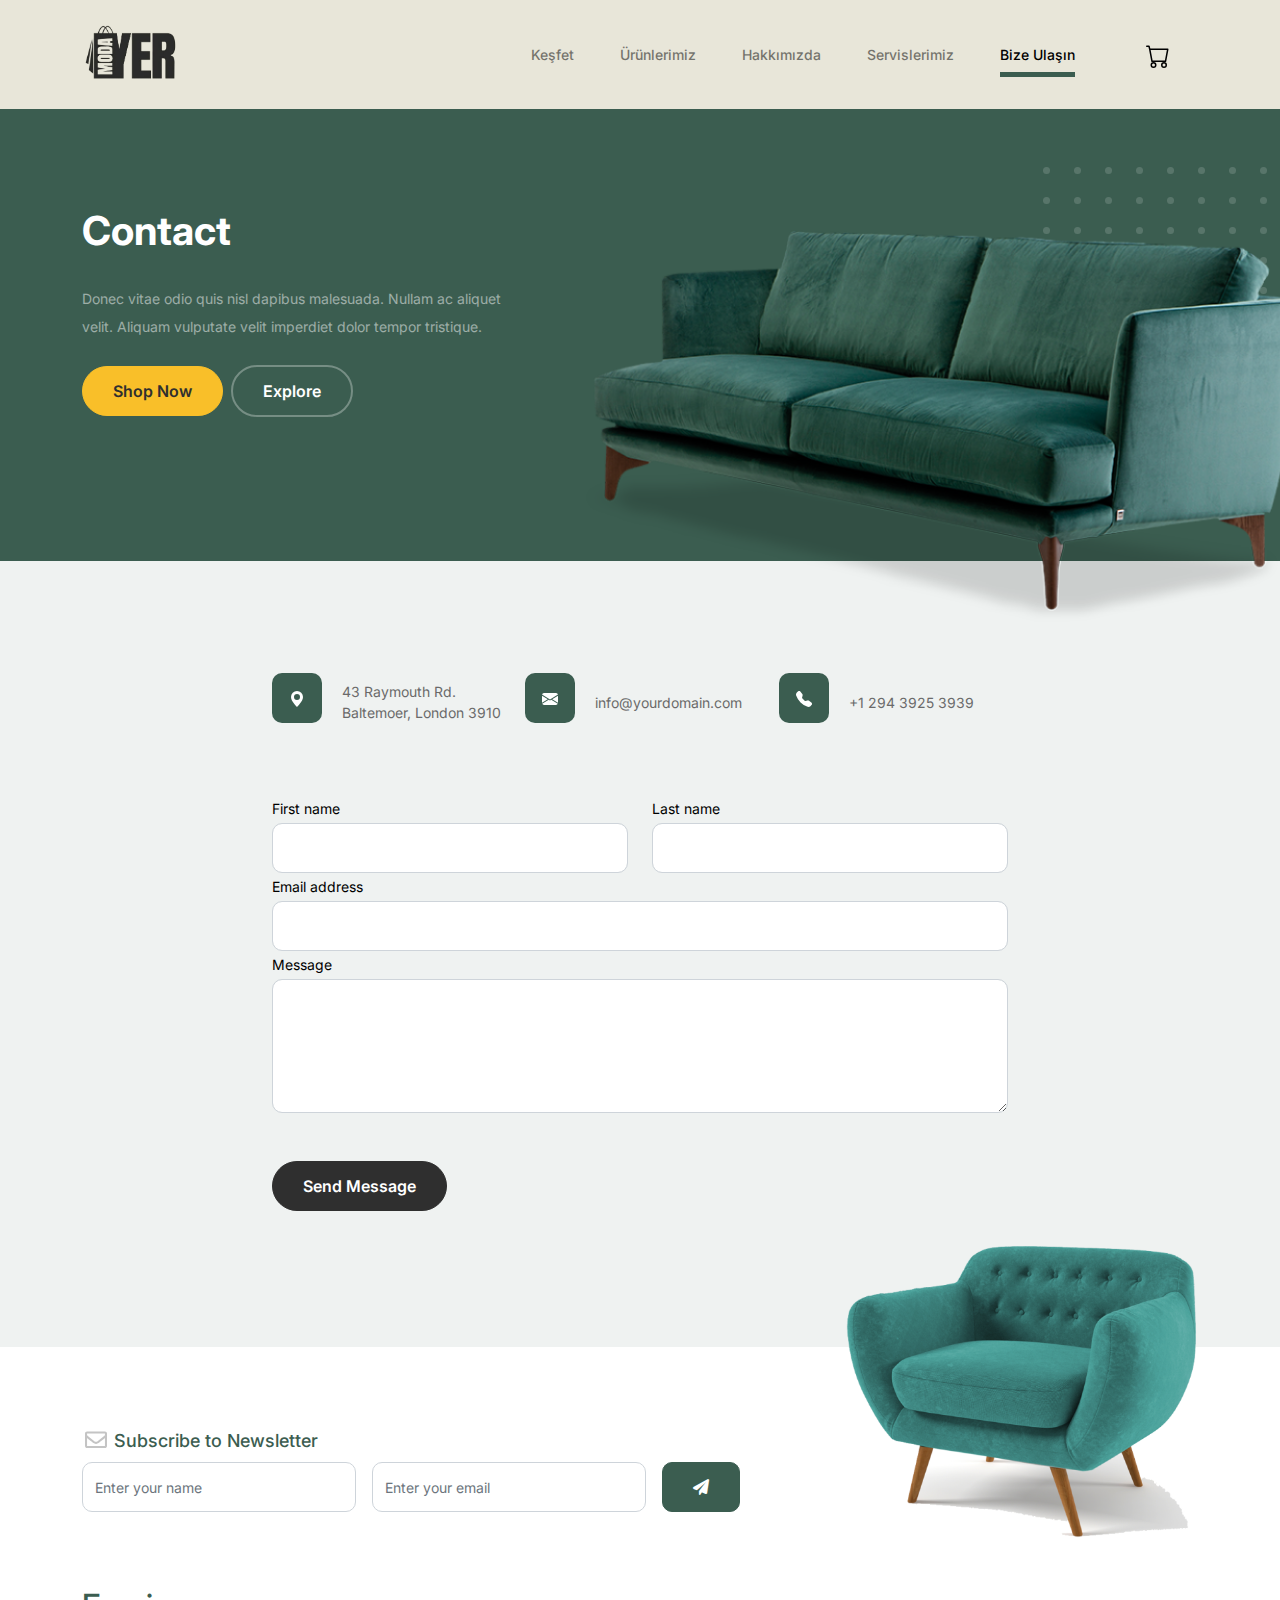
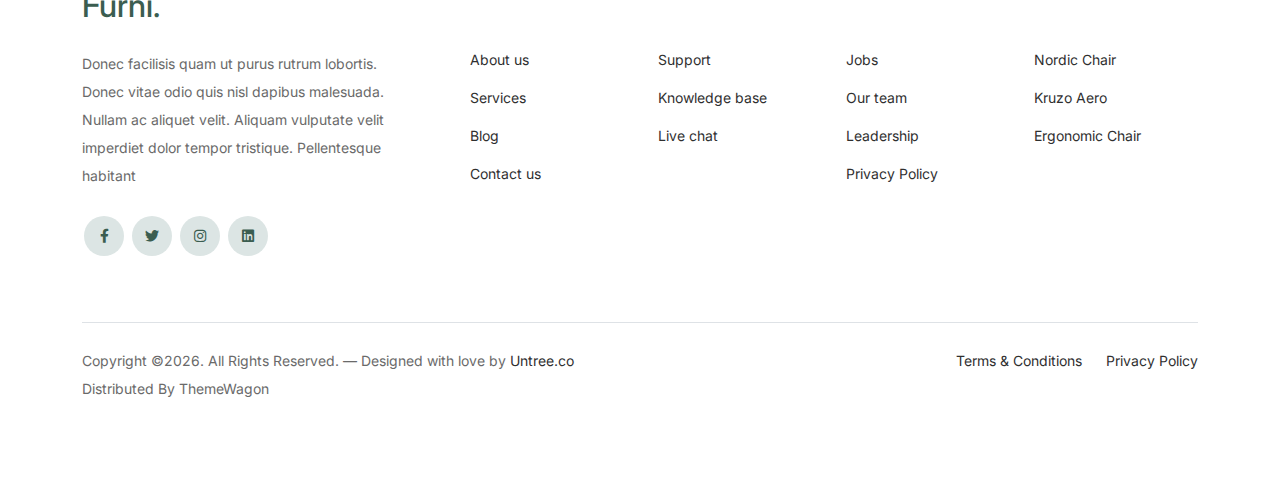
<file: contact.html>
<!-- /*
* Bootstrap 5
* Template Name: Furni
* Template Author: Untree.co
* Template URI: https://untree.co/
* License: https://creativecommons.org/licenses/by/3.0/
*/ -->
<!doctype html>
<html lang="en">
<head>
  <meta charset="utf-8">
  <meta name="viewport" content="width=device-width, initial-scale=1, shrink-to-fit=no">
  <meta name="author" content="Untree.co">
  <link rel="shortcut icon" href="favicon.png">

  <meta name="description" content="" />
  <meta name="keywords" content="bootstrap, bootstrap4" />

		<!-- Bootstrap CSS -->
		<link href="css/bootstrap.min.css" rel="stylesheet">
		<link href="https://cdnjs.cloudflare.com/ajax/libs/font-awesome/6.0.0-beta3/css/all.min.css" rel="stylesheet">
		<link href="css/tiny-slider.css" rel="stylesheet">
		<link href="css/style.css" rel="stylesheet">
		<title>modayer.com </title>
	</head>

	<body>

		<!-- Start Header/Navigation -->
		<nav class="custom-navbar sticky-top navbar navbar navbar-expand-md navbar-dark bg-dark"
			arial-label="Furni navigation bar">
		
			<div class="container">
				<a class="navbar-brand" href="index.html"><img width="100px" src="images/logo.png" alt="modayer"></a>
		
				<button class="navbar-toggler" type="button" data-bs-toggle="collapse" data-bs-target="#navbarsFurni"
					aria-controls="navbarsFurni" aria-expanded="false" aria-label="Toggle navigation">
					<span class="navbar-toggler-icon"></span>
				</button>
		
				<div class="collapse navbar-collapse" id="navbarsFurni">
					<ul class="custom-navbar-nav navbar-nav ms-auto mb-2 mb-md-0">
						<li >
							<a class="nav-link" href="index.html">Keşfet</a>
						</li>
						<li><a class="nav-link" href="shop.html">Ürünlerimiz</a></li>
						<li><a class="nav-link" href="about.html">Hakkımızda</a></li>
						<li><a class="nav-link" href="services.html">Servislerimiz</a></li>
		
						<li class="nav-item active"><a class="nav-link" href="contact.html">Bize Ulaşın</a></li>
					</ul>
		
					<ul class="custom-navbar-cta navbar-nav mb-2 mb-md-0 ms-5">
						<li><a class="nav-link" href="cart.html">
								<svg xmlns="http://www.w3.org/2000/svg" width="24" height="24" fill="#000000" class="bi bi-cart"
									viewBox="0 0 16 16">
									<path
										d="M0 1.5A.5.5 0 0 1 .5 1H2a.5.5 0 0 1 .485.379L2.89 3H14.5a.5.5 0 0 1 .491.592l-1.5 8A.5.5 0 0 1 13 12H4a.5.5 0 0 1-.491-.408L2.01 3.607 1.61 2H.5a.5.5 0 0 1-.5-.5M3.102 4l1.313 7h8.17l1.313-7zM5 12a2 2 0 1 0 0 4 2 2 0 0 0 0-4m7 0a2 2 0 1 0 0 4 2 2 0 0 0 0-4m-7 1a1 1 0 1 1 0 2 1 1 0 0 1 0-2m7 0a1 1 0 1 1 0 2 1 1 0 0 1 0-2" />
								</svg>
							</a></li>
					</ul>
				</div>
			</div>
		
		</nav>
		<!-- End Header/Navigation -->

		<!-- Start Hero Section -->
			<div class="hero">
				<div class="container">
					<div class="row justify-content-between">
						<div class="col-lg-5">
							<div class="intro-excerpt">
								<h1>Contact</h1>
								<p class="mb-4">Donec vitae odio quis nisl dapibus malesuada. Nullam ac aliquet velit. Aliquam vulputate velit imperdiet dolor tempor tristique.</p>
								<p><a href="" class="btn btn-secondary me-2">Shop Now</a><a href="#" class="btn btn-white-outline">Explore</a></p>
							</div>
						</div>
						<div class="col-lg-7">
							<div class="hero-img-wrap">
								<img src="images/couch.png" class="img-fluid">
							</div>
						</div>
					</div>
				</div>
			</div>
		<!-- End Hero Section -->

		
		<!-- Start Contact Form -->
		<div class="untree_co-section">
      <div class="container">

        <div class="block">
          <div class="row justify-content-center">


            <div class="col-md-8 col-lg-8 pb-4">


              <div class="row mb-5">
                <div class="col-lg-4">
                  <div  class="service no-shadow align-items-center link horizontal d-flex active" data-aos="fade-left" data-aos-delay="0">
                    <div class="service-icon color-1 mb-4">
                      <svg xmlns="http://www.w3.org/2000/svg" width="16" height="16" fill="currentColor" class="bi bi-geo-alt-fill" viewBox="0 0 16 16">
                        <path d="M8 16s6-5.686 6-10A6 6 0 0 0 2 6c0 4.314 6 10 6 10zm0-7a3 3 0 1 1 0-6 3 3 0 0 1 0 6z"/>
                      </svg>
                    </div> <!-- /.icon -->
                    <div class="service-contents">
                      <p>43 Raymouth Rd. Baltemoer, London 3910</p>
                    </div> <!-- /.service-contents-->
                  </div> <!-- /.service -->
                </div>

                <div class="col-lg-4">
                  <div  class="service no-shadow align-items-center link horizontal d-flex active" data-aos="fade-left" data-aos-delay="0">
                    <div class="service-icon color-1 mb-4">
                      <svg xmlns="http://www.w3.org/2000/svg" width="16" height="16" fill="currentColor" class="bi bi-envelope-fill" viewBox="0 0 16 16">
                        <path d="M.05 3.555A2 2 0 0 1 2 2h12a2 2 0 0 1 1.95 1.555L8 8.414.05 3.555zM0 4.697v7.104l5.803-3.558L0 4.697zM6.761 8.83l-6.57 4.027A2 2 0 0 0 2 14h12a2 2 0 0 0 1.808-1.144l-6.57-4.027L8 9.586l-1.239-.757zm3.436-.586L16 11.801V4.697l-5.803 3.546z"/>
                      </svg>
                    </div> <!-- /.icon -->
                    <div class="service-contents">
                      <p>info@yourdomain.com</p>
                    </div> <!-- /.service-contents-->
                  </div> <!-- /.service -->
                </div>

                <div class="col-lg-4">
                  <div  class="service no-shadow align-items-center link horizontal d-flex active" data-aos="fade-left" data-aos-delay="0">
                    <div class="service-icon color-1 mb-4">
                      <svg xmlns="http://www.w3.org/2000/svg" width="16" height="16" fill="currentColor" class="bi bi-telephone-fill" viewBox="0 0 16 16">
                        <path fill-rule="evenodd" d="M1.885.511a1.745 1.745 0 0 1 2.61.163L6.29 2.98c.329.423.445.974.315 1.494l-.547 2.19a.678.678 0 0 0 .178.643l2.457 2.457a.678.678 0 0 0 .644.178l2.189-.547a1.745 1.745 0 0 1 1.494.315l2.306 1.794c.829.645.905 1.87.163 2.611l-1.034 1.034c-.74.74-1.846 1.065-2.877.702a18.634 18.634 0 0 1-7.01-4.42 18.634 18.634 0 0 1-4.42-7.009c-.362-1.03-.037-2.137.703-2.877L1.885.511z"/>
                      </svg>
                    </div> <!-- /.icon -->
                    <div class="service-contents">
                      <p>+1 294 3925 3939</p>
                    </div> <!-- /.service-contents-->
                  </div> <!-- /.service -->
                </div>
              </div>

              <form>
                <div class="row">
                  <div class="col-6">
                    <div class="form-group">
                      <label class="text-black" for="fname">First name</label>
                      <input type="text" class="form-control" id="fname">
                    </div>
                  </div>
                  <div class="col-6">
                    <div class="form-group">
                      <label class="text-black" for="lname">Last name</label>
                      <input type="text" class="form-control" id="lname">
                    </div>
                  </div>
                </div>
                <div class="form-group">
                  <label class="text-black" for="email">Email address</label>
                  <input type="email" class="form-control" id="email">
                </div>

                <div class="form-group mb-5">
                  <label class="text-black" for="message">Message</label>
                  <textarea name="" class="form-control" id="message" cols="30" rows="5"></textarea>
                </div>

                <button type="submit" class="btn btn-primary-hover-outline">Send Message</button>
              </form>

            </div>

          </div>

        </div>

      </div>


    </div>
  </div>

  <!-- End Contact Form -->

		

		<!-- Start Footer Section -->
		<footer class="footer-section">
			<div class="container relative">

				<div class="sofa-img">
					<img src="images/sofa.png" alt="Image" class="img-fluid">
				</div>

				<div class="row">
					<div class="col-lg-8">
						<div class="subscription-form">
							<h3 class="d-flex align-items-center"><span class="me-1"><img src="images/envelope-outline.svg" alt="Image" class="img-fluid"></span><span>Subscribe to Newsletter</span></h3>

							<form action="#" class="row g-3">
								<div class="col-auto">
									<input type="text" class="form-control" placeholder="Enter your name">
								</div>
								<div class="col-auto">
									<input type="email" class="form-control" placeholder="Enter your email">
								</div>
								<div class="col-auto">
									<button class="btn btn-primary">
										<span class="fa fa-paper-plane"></span>
									</button>
								</div>
							</form>

						</div>
					</div>
				</div>

				<div class="row g-5 mb-5">
					<div class="col-lg-4">
						<div class="mb-4 footer-logo-wrap"><a href="#" class="footer-logo">Furni<span>.</span></a></div>
						<p class="mb-4">Donec facilisis quam ut purus rutrum lobortis. Donec vitae odio quis nisl dapibus malesuada. Nullam ac aliquet velit. Aliquam vulputate velit imperdiet dolor tempor tristique. Pellentesque habitant</p>

						<ul class="list-unstyled custom-social">
							<li><a href="#"><span class="fa fa-brands fa-facebook-f"></span></a></li>
							<li><a href="#"><span class="fa fa-brands fa-twitter"></span></a></li>
							<li><a href="#"><span class="fa fa-brands fa-instagram"></span></a></li>
							<li><a href="#"><span class="fa fa-brands fa-linkedin"></span></a></li>
						</ul>
					</div>

					<div class="col-lg-8">
						<div class="row links-wrap">
							<div class="col-6 col-sm-6 col-md-3">
								<ul class="list-unstyled">
									<li><a href="#">About us</a></li>
									<li><a href="#">Services</a></li>
									<li><a href="#">Blog</a></li>
									<li><a href="#">Contact us</a></li>
								</ul>
							</div>

							<div class="col-6 col-sm-6 col-md-3">
								<ul class="list-unstyled">
									<li><a href="#">Support</a></li>
									<li><a href="#">Knowledge base</a></li>
									<li><a href="#">Live chat</a></li>
								</ul>
							</div>

							<div class="col-6 col-sm-6 col-md-3">
								<ul class="list-unstyled">
									<li><a href="#">Jobs</a></li>
									<li><a href="#">Our team</a></li>
									<li><a href="#">Leadership</a></li>
									<li><a href="#">Privacy Policy</a></li>
								</ul>
							</div>

							<div class="col-6 col-sm-6 col-md-3">
								<ul class="list-unstyled">
									<li><a href="#">Nordic Chair</a></li>
									<li><a href="#">Kruzo Aero</a></li>
									<li><a href="#">Ergonomic Chair</a></li>
								</ul>
							</div>
						</div>
					</div>

				</div>

				<div class="border-top copyright">
					<div class="row pt-4">
						<div class="col-lg-6">
							<p class="mb-2 text-center text-lg-start">Copyright &copy;<script>document.write(new Date().getFullYear());</script>. All Rights Reserved. &mdash; Designed with love by <a href="https://untree.co">Untree.co</a> Distributed By <a hreff="https://themewagon.com">ThemeWagon</a>  <!-- License information: https://untree.co/license/ -->
            </p>
						</div>

						<div class="col-lg-6 text-center text-lg-end">
							<ul class="list-unstyled d-inline-flex ms-auto">
								<li class="me-4"><a href="#">Terms &amp; Conditions</a></li>
								<li><a href="#">Privacy Policy</a></li>
							</ul>
						</div>

					</div>
				</div>

			</div>
		</footer>
		<!-- End Footer Section -->	


		<script src="js/bootstrap.bundle.min.js"></script>
		<script src="js/tiny-slider.js"></script>
		<script src="js/custom.js"></script>
	</body>

</html>
</file>
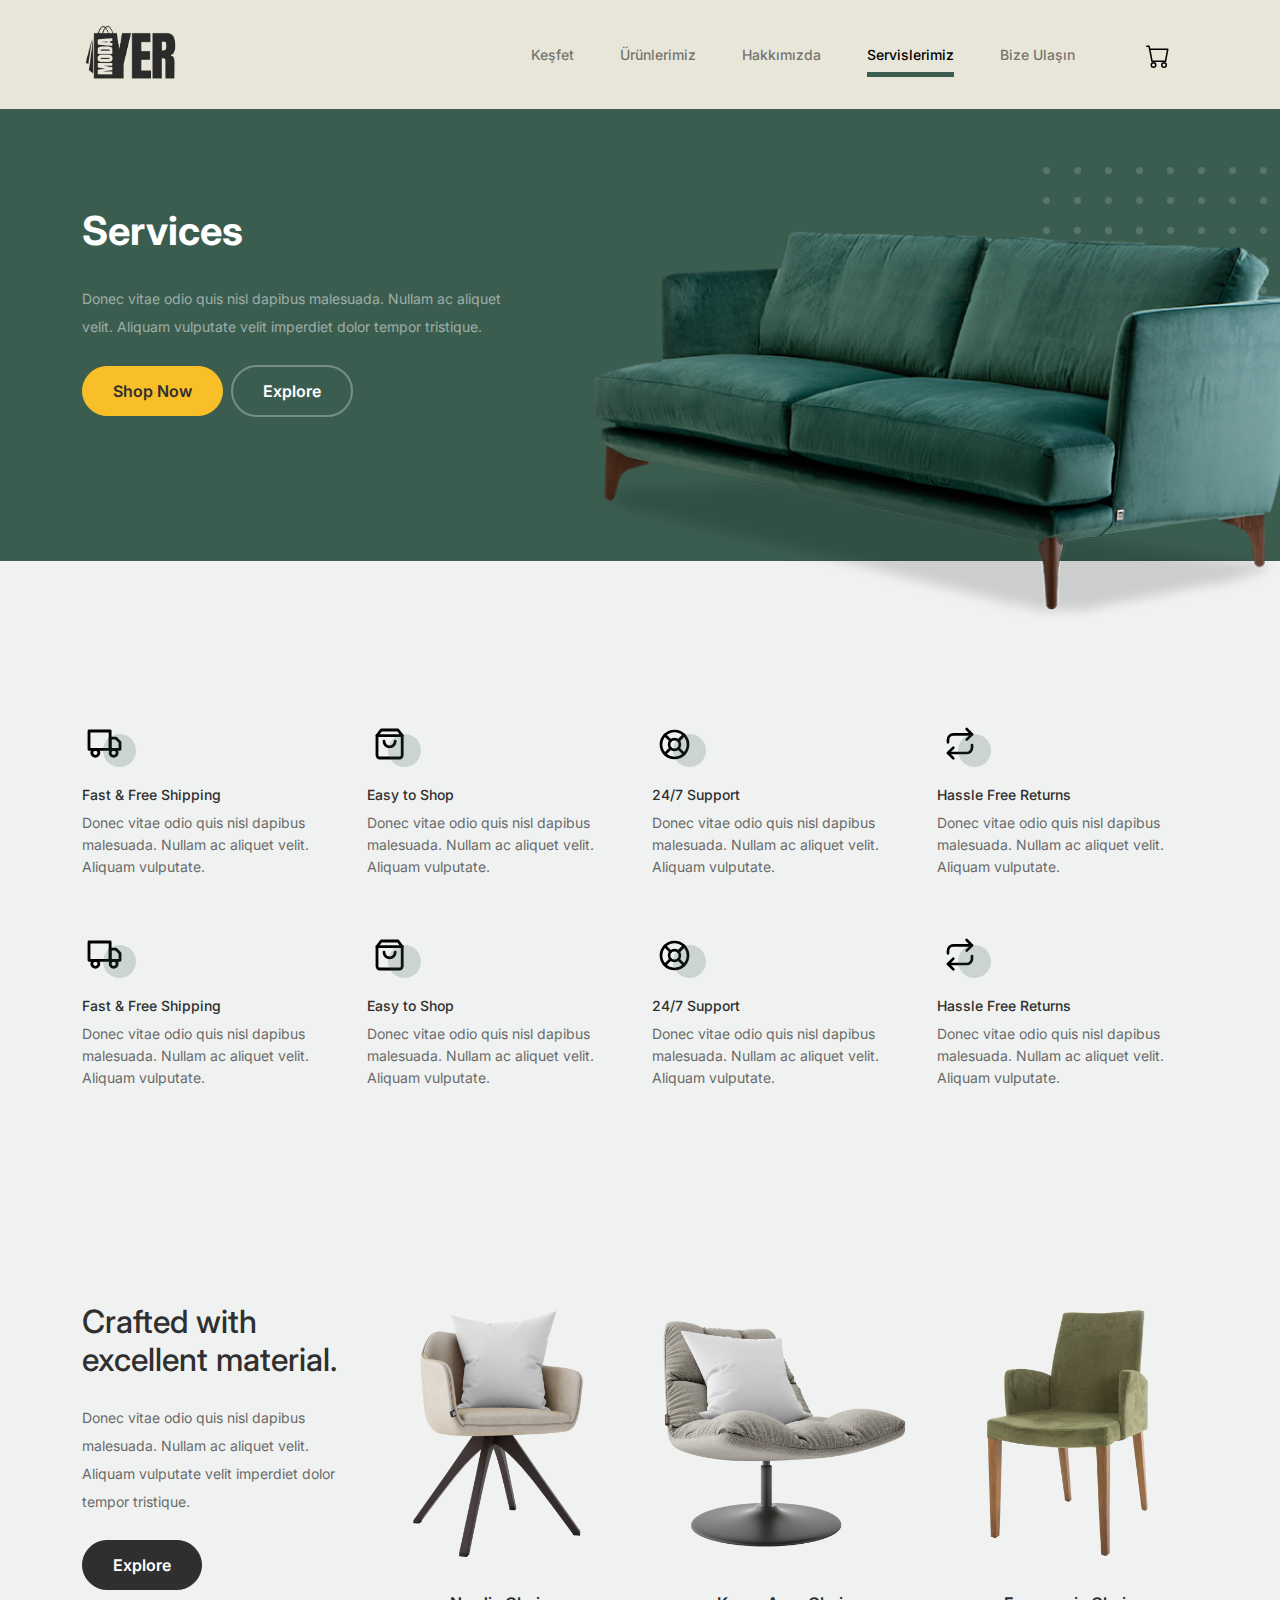
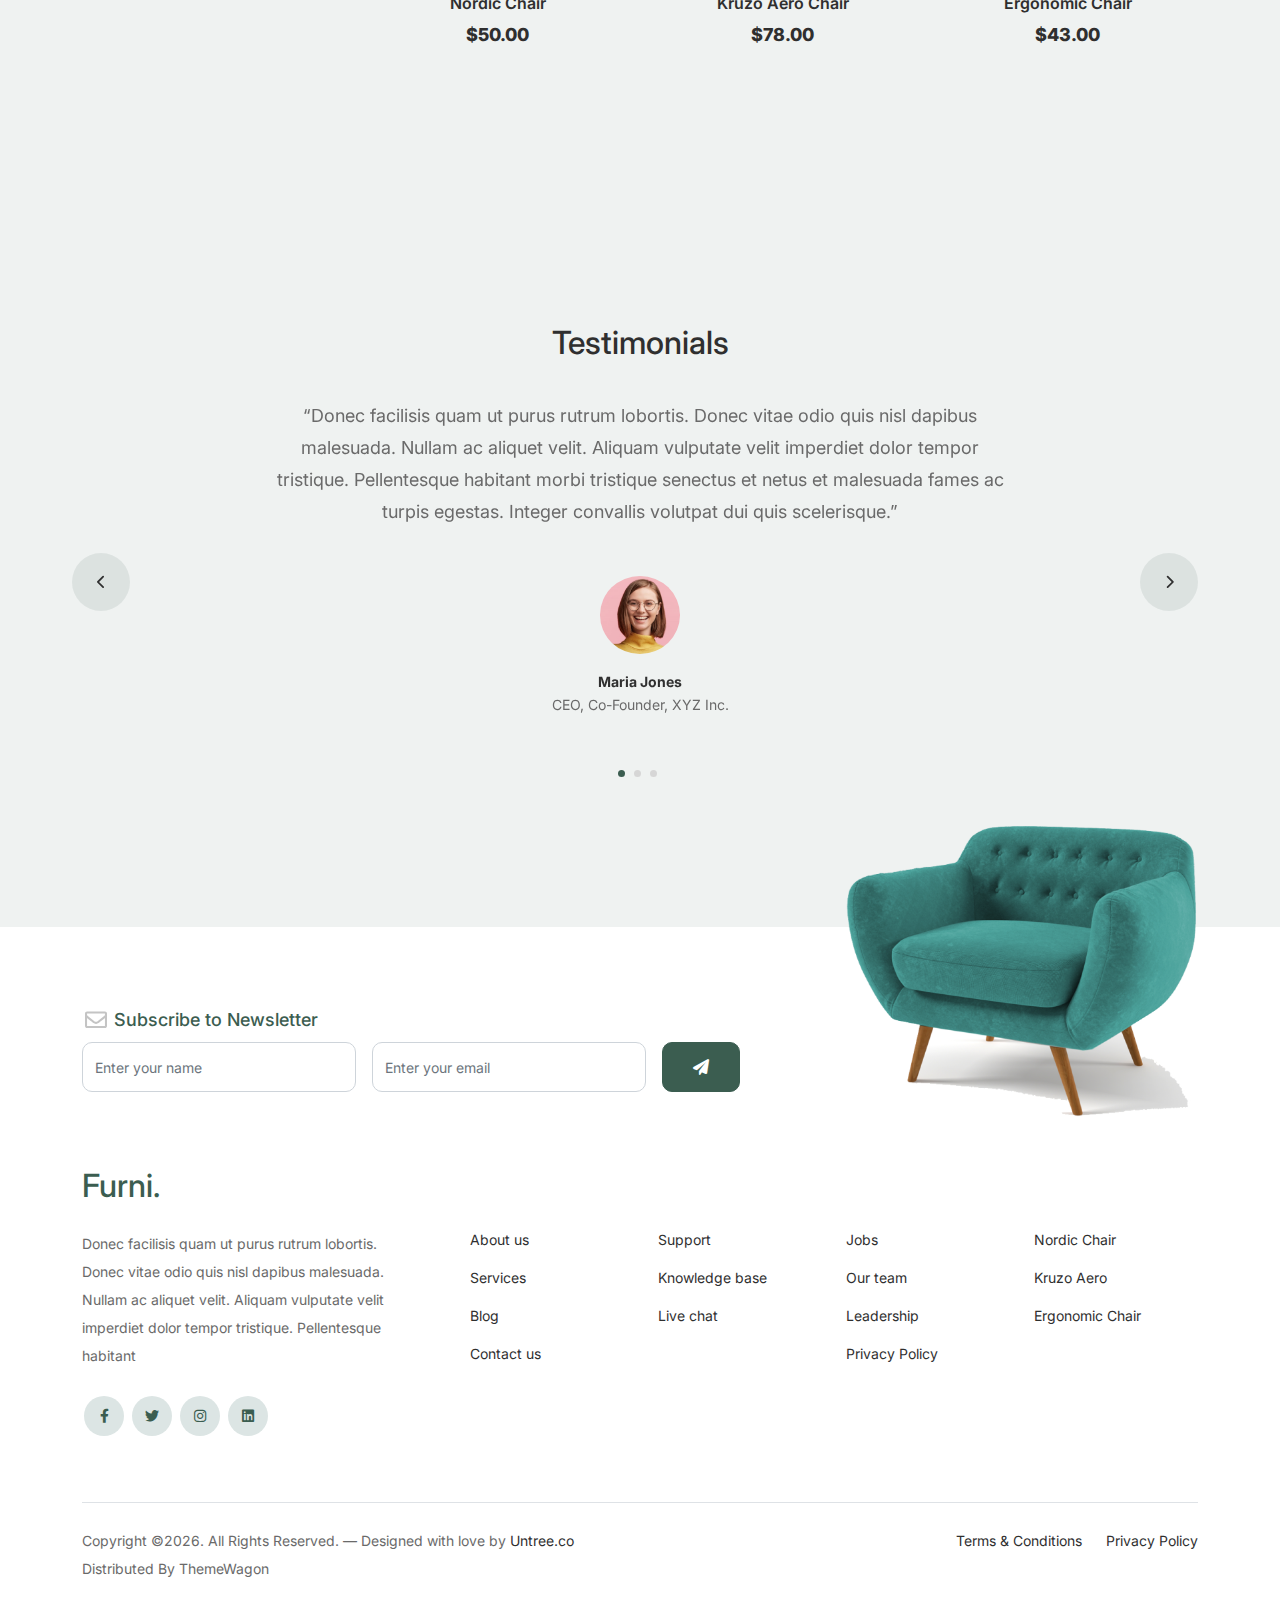
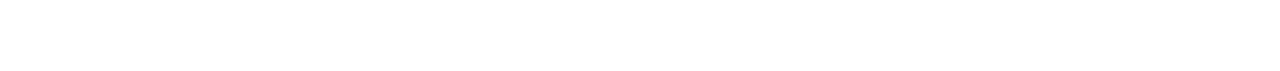
<file: services.html>
<!-- /*
* Bootstrap 5
* Template Name: Furni
* Template Author: Untree.co
* Template URI: https://untree.co/
* License: https://creativecommons.org/licenses/by/3.0/
*/ -->
<!doctype html>
<html lang="en">
<head>
  <meta charset="utf-8">
  <meta name="viewport" content="width=device-width, initial-scale=1, shrink-to-fit=no">
  <meta name="author" content="Untree.co">
  <link rel="shortcut icon" href="favicon.png">

  <meta name="description" content="" />
  <meta name="keywords" content="bootstrap, bootstrap4" />

		<!-- Bootstrap CSS -->
		<link href="css/bootstrap.min.css" rel="stylesheet">
		<link href="https://cdnjs.cloudflare.com/ajax/libs/font-awesome/6.0.0-beta3/css/all.min.css" rel="stylesheet">
		<link href="css/tiny-slider.css" rel="stylesheet">
		<link href="css/style.css" rel="stylesheet">
		<title>modayer.com </title>
	</head>

	<body>

		<!-- Start Header/Navigation -->
		<nav class="custom-navbar sticky-top navbar navbar navbar-expand-md navbar-dark bg-dark"
			arial-label="Furni navigation bar">
		
			<div class="container">
				<a class="navbar-brand" href="index.html"><img width="100px" src="images/logo.png" alt="modayer"></a>
		
				<button class="navbar-toggler" type="button" data-bs-toggle="collapse" data-bs-target="#navbarsFurni"
					aria-controls="navbarsFurni" aria-expanded="false" aria-label="Toggle navigation">
					<span class="navbar-toggler-icon"></span>
				</button>
		
				<div class="collapse navbar-collapse" id="navbarsFurni">
					<ul class="custom-navbar-nav navbar-nav ms-auto mb-2 mb-md-0">
						<li>
							<a class="nav-link" href="index.html">Keşfet</a>
						</li>
						<li><a class="nav-link" href="shop.html">Ürünlerimiz</a></li>
						<li><a class="nav-link" href="about.html">Hakkımızda</a></li>
						<li  class="nav-item active"><a class="nav-link" href="services.html">Servislerimiz</a></li>
		
						<li><a class="nav-link" href="contact.html">Bize Ulaşın</a></li>
					</ul>
		
					<ul class="custom-navbar-cta navbar-nav mb-2 mb-md-0 ms-5">
						<li><a class="nav-link" href="cart.html">
								<svg xmlns="http://www.w3.org/2000/svg" width="24" height="24" fill="#000000" class="bi bi-cart"
									viewBox="0 0 16 16">
									<path
										d="M0 1.5A.5.5 0 0 1 .5 1H2a.5.5 0 0 1 .485.379L2.89 3H14.5a.5.5 0 0 1 .491.592l-1.5 8A.5.5 0 0 1 13 12H4a.5.5 0 0 1-.491-.408L2.01 3.607 1.61 2H.5a.5.5 0 0 1-.5-.5M3.102 4l1.313 7h8.17l1.313-7zM5 12a2 2 0 1 0 0 4 2 2 0 0 0 0-4m7 0a2 2 0 1 0 0 4 2 2 0 0 0 0-4m-7 1a1 1 0 1 1 0 2 1 1 0 0 1 0-2m7 0a1 1 0 1 1 0 2 1 1 0 0 1 0-2" />
								</svg>
							</a></li>
					</ul>
				</div>
			</div>
		
		</nav>
		<!-- End Header/Navigation -->

		<!-- Start Hero Section -->
			<div class="hero">
				<div class="container">
					<div class="row justify-content-between">
						<div class="col-lg-5">
							<div class="intro-excerpt">
								<h1>Services</h1>
								<p class="mb-4">Donec vitae odio quis nisl dapibus malesuada. Nullam ac aliquet velit. Aliquam vulputate velit imperdiet dolor tempor tristique.</p>
								<p><a href="" class="btn btn-secondary me-2">Shop Now</a><a href="#" class="btn btn-white-outline">Explore</a></p>
							</div>
						</div>
						<div class="col-lg-7">
							<div class="hero-img-wrap">
								<img src="images/couch.png" class="img-fluid">
							</div>
						</div>
					</div>
				</div>
			</div>
		<!-- End Hero Section -->

		

		<!-- Start Why Choose Us Section -->
		<div class="why-choose-section">
			<div class="container">
				
				
				<div class="row my-5">
					<div class="col-6 col-md-6 col-lg-3 mb-4">
						<div class="feature">
							<div class="icon">
								<img src="images/truck.svg" alt="Image" class="imf-fluid">
							</div>
							<h3>Fast &amp; Free Shipping</h3>
							<p>Donec vitae odio quis nisl dapibus malesuada. Nullam ac aliquet velit. Aliquam vulputate.</p>
						</div>
					</div>

					<div class="col-6 col-md-6 col-lg-3 mb-4">
						<div class="feature">
							<div class="icon">
								<img src="images/bag.svg" alt="Image" class="imf-fluid">
							</div>
							<h3>Easy to Shop</h3>
							<p>Donec vitae odio quis nisl dapibus malesuada. Nullam ac aliquet velit. Aliquam vulputate.</p>
						</div>
					</div>

					<div class="col-6 col-md-6 col-lg-3 mb-4">
						<div class="feature">
							<div class="icon">
								<img src="images/support.svg" alt="Image" class="imf-fluid">
							</div>
							<h3>24/7 Support</h3>
							<p>Donec vitae odio quis nisl dapibus malesuada. Nullam ac aliquet velit. Aliquam vulputate.</p>
						</div>
					</div>

					<div class="col-6 col-md-6 col-lg-3 mb-4">
						<div class="feature">
							<div class="icon">
								<img src="images/return.svg" alt="Image" class="imf-fluid">
							</div>
							<h3>Hassle Free Returns</h3>
							<p>Donec vitae odio quis nisl dapibus malesuada. Nullam ac aliquet velit. Aliquam vulputate.</p>
						</div>
					</div>

					<div class="col-6 col-md-6 col-lg-3 mb-4">
						<div class="feature">
							<div class="icon">
								<img src="images/truck.svg" alt="Image" class="imf-fluid">
							</div>
							<h3>Fast &amp; Free Shipping</h3>
							<p>Donec vitae odio quis nisl dapibus malesuada. Nullam ac aliquet velit. Aliquam vulputate.</p>
						</div>
					</div>

					<div class="col-6 col-md-6 col-lg-3 mb-4">
						<div class="feature">
							<div class="icon">
								<img src="images/bag.svg" alt="Image" class="imf-fluid">
							</div>
							<h3>Easy to Shop</h3>
							<p>Donec vitae odio quis nisl dapibus malesuada. Nullam ac aliquet velit. Aliquam vulputate.</p>
						</div>
					</div>

					<div class="col-6 col-md-6 col-lg-3 mb-4">
						<div class="feature">
							<div class="icon">
								<img src="images/support.svg" alt="Image" class="imf-fluid">
							</div>
							<h3>24/7 Support</h3>
							<p>Donec vitae odio quis nisl dapibus malesuada. Nullam ac aliquet velit. Aliquam vulputate.</p>
						</div>
					</div>

					<div class="col-6 col-md-6 col-lg-3 mb-4">
						<div class="feature">
							<div class="icon">
								<img src="images/return.svg" alt="Image" class="imf-fluid">
							</div>
							<h3>Hassle Free Returns</h3>
							<p>Donec vitae odio quis nisl dapibus malesuada. Nullam ac aliquet velit. Aliquam vulputate.</p>
						</div>
					</div>

				</div>
			
			</div>
		</div>
		<!-- End Why Choose Us Section -->

		<!-- Start Product Section -->
		<div class="product-section pt-0">
			<div class="container">
				<div class="row">

					<!-- Start Column 1 -->
					<div class="col-md-12 col-lg-3 mb-5 mb-lg-0">
						<h2 class="mb-4 section-title">Crafted with excellent material.</h2>
						<p class="mb-4">Donec vitae odio quis nisl dapibus malesuada. Nullam ac aliquet velit. Aliquam vulputate velit imperdiet dolor tempor tristique. </p>
						<p><a href="#" class="btn">Explore</a></p>
					</div> 
					<!-- End Column 1 -->

					<!-- Start Column 2 -->
					<div class="col-12 col-md-4 col-lg-3 mb-5 mb-md-0">
						<a class="product-item" href="#">
							<img src="images/product-1.png" class="img-fluid product-thumbnail">
							<h3 class="product-title">Nordic Chair</h3>
							<strong class="product-price">$50.00</strong>

							<span class="icon-cross">
								<img src="images/cross.svg" class="img-fluid">
							</span>
						</a>
					</div> 
					<!-- End Column 2 -->

					<!-- Start Column 3 -->
					<div class="col-12 col-md-4 col-lg-3 mb-5 mb-md-0">
						<a class="product-item" href="#">
							<img src="images/product-2.png" class="img-fluid product-thumbnail">
							<h3 class="product-title">Kruzo Aero Chair</h3>
							<strong class="product-price">$78.00</strong>

							<span class="icon-cross">
								<img src="images/cross.svg" class="img-fluid">
							</span>
						</a>
					</div>
					<!-- End Column 3 -->

					<!-- Start Column 4 -->
					<div class="col-12 col-md-4 col-lg-3 mb-5 mb-md-0">
						<a class="product-item" href="#">
							<img src="images/product-3.png" class="img-fluid product-thumbnail">
							<h3 class="product-title">Ergonomic Chair</h3>
							<strong class="product-price">$43.00</strong>

							<span class="icon-cross">
								<img src="images/cross.svg" class="img-fluid">
							</span>
						</a>
					</div>
					<!-- End Column 4 -->

				</div>
			</div>
		</div>
		<!-- End Product Section -->

		

		<!-- Start Testimonial Slider -->
		<div class="testimonial-section before-footer-section">
			<div class="container">
				<div class="row">
					<div class="col-lg-7 mx-auto text-center">
						<h2 class="section-title">Testimonials</h2>
					</div>
				</div>

				<div class="row justify-content-center">
					<div class="col-lg-12">
						<div class="testimonial-slider-wrap text-center">

							<div id="testimonial-nav">
								<span class="prev" data-controls="prev"><span class="fa fa-chevron-left"></span></span>
								<span class="next" data-controls="next"><span class="fa fa-chevron-right"></span></span>
							</div>

							<div class="testimonial-slider">
								
								<div class="item">
									<div class="row justify-content-center">
										<div class="col-lg-8 mx-auto">

											<div class="testimonial-block text-center">
												<blockquote class="mb-5">
													<p>&ldquo;Donec facilisis quam ut purus rutrum lobortis. Donec vitae odio quis nisl dapibus malesuada. Nullam ac aliquet velit. Aliquam vulputate velit imperdiet dolor tempor tristique. Pellentesque habitant morbi tristique senectus et netus et malesuada fames ac turpis egestas. Integer convallis volutpat dui quis scelerisque.&rdquo;</p>
												</blockquote>

												<div class="author-info">
													<div class="author-pic">
														<img src="images/person-1.png" alt="Maria Jones" class="img-fluid">
													</div>
													<h3 class="font-weight-bold">Maria Jones</h3>
													<span class="position d-block mb-3">CEO, Co-Founder, XYZ Inc.</span>
												</div>
											</div>

										</div>
									</div>
								</div> 
								<!-- END item -->

								<div class="item">
									<div class="row justify-content-center">
										<div class="col-lg-8 mx-auto">

											<div class="testimonial-block text-center">
												<blockquote class="mb-5">
													<p>&ldquo;Donec facilisis quam ut purus rutrum lobortis. Donec vitae odio quis nisl dapibus malesuada. Nullam ac aliquet velit. Aliquam vulputate velit imperdiet dolor tempor tristique. Pellentesque habitant morbi tristique senectus et netus et malesuada fames ac turpis egestas. Integer convallis volutpat dui quis scelerisque.&rdquo;</p>
												</blockquote>

												<div class="author-info">
													<div class="author-pic">
														<img src="images/person-1.png" alt="Maria Jones" class="img-fluid">
													</div>
													<h3 class="font-weight-bold">Maria Jones</h3>
													<span class="position d-block mb-3">CEO, Co-Founder, XYZ Inc.</span>
												</div>
											</div>

										</div>
									</div>
								</div> 
								<!-- END item -->

								<div class="item">
									<div class="row justify-content-center">
										<div class="col-lg-8 mx-auto">

											<div class="testimonial-block text-center">
												<blockquote class="mb-5">
													<p>&ldquo;Donec facilisis quam ut purus rutrum lobortis. Donec vitae odio quis nisl dapibus malesuada. Nullam ac aliquet velit. Aliquam vulputate velit imperdiet dolor tempor tristique. Pellentesque habitant morbi tristique senectus et netus et malesuada fames ac turpis egestas. Integer convallis volutpat dui quis scelerisque.&rdquo;</p>
												</blockquote>

												<div class="author-info">
													<div class="author-pic">
														<img src="images/person-1.png" alt="Maria Jones" class="img-fluid">
													</div>
													<h3 class="font-weight-bold">Maria Jones</h3>
													<span class="position d-block mb-3">CEO, Co-Founder, XYZ Inc.</span>
												</div>
											</div>

										</div>
									</div>
								</div> 
								<!-- END item -->

							</div>

						</div>
					</div>
				</div>
			</div>
		</div>
		<!-- End Testimonial Slider -->

		

		<!-- Start Footer Section -->
		<footer class="footer-section">
			<div class="container relative">

				<div class="sofa-img">
					<img src="images/sofa.png" alt="Image" class="img-fluid">
				</div>

				<div class="row">
					<div class="col-lg-8">
						<div class="subscription-form">
							<h3 class="d-flex align-items-center"><span class="me-1"><img src="images/envelope-outline.svg" alt="Image" class="img-fluid"></span><span>Subscribe to Newsletter</span></h3>

							<form action="#" class="row g-3">
								<div class="col-auto">
									<input type="text" class="form-control" placeholder="Enter your name">
								</div>
								<div class="col-auto">
									<input type="email" class="form-control" placeholder="Enter your email">
								</div>
								<div class="col-auto">
									<button class="btn btn-primary">
										<span class="fa fa-paper-plane"></span>
									</button>
								</div>
							</form>

						</div>
					</div>
				</div>

				<div class="row g-5 mb-5">
					<div class="col-lg-4">
						<div class="mb-4 footer-logo-wrap"><a href="#" class="footer-logo">Furni<span>.</span></a></div>
						<p class="mb-4">Donec facilisis quam ut purus rutrum lobortis. Donec vitae odio quis nisl dapibus malesuada. Nullam ac aliquet velit. Aliquam vulputate velit imperdiet dolor tempor tristique. Pellentesque habitant</p>

						<ul class="list-unstyled custom-social">
							<li><a href="#"><span class="fa fa-brands fa-facebook-f"></span></a></li>
							<li><a href="#"><span class="fa fa-brands fa-twitter"></span></a></li>
							<li><a href="#"><span class="fa fa-brands fa-instagram"></span></a></li>
							<li><a href="#"><span class="fa fa-brands fa-linkedin"></span></a></li>
						</ul>
					</div>

					<div class="col-lg-8">
						<div class="row links-wrap">
							<div class="col-6 col-sm-6 col-md-3">
								<ul class="list-unstyled">
									<li><a href="#">About us</a></li>
									<li><a href="#">Services</a></li>
									<li><a href="#">Blog</a></li>
									<li><a href="#">Contact us</a></li>
								</ul>
							</div>

							<div class="col-6 col-sm-6 col-md-3">
								<ul class="list-unstyled">
									<li><a href="#">Support</a></li>
									<li><a href="#">Knowledge base</a></li>
									<li><a href="#">Live chat</a></li>
								</ul>
							</div>

							<div class="col-6 col-sm-6 col-md-3">
								<ul class="list-unstyled">
									<li><a href="#">Jobs</a></li>
									<li><a href="#">Our team</a></li>
									<li><a href="#">Leadership</a></li>
									<li><a href="#">Privacy Policy</a></li>
								</ul>
							</div>

							<div class="col-6 col-sm-6 col-md-3">
								<ul class="list-unstyled">
									<li><a href="#">Nordic Chair</a></li>
									<li><a href="#">Kruzo Aero</a></li>
									<li><a href="#">Ergonomic Chair</a></li>
								</ul>
							</div>
						</div>
					</div>

				</div>

				<div class="border-top copyright">
					<div class="row pt-4">
						<div class="col-lg-6">
							<p class="mb-2 text-center text-lg-start">Copyright &copy;<script>document.write(new Date().getFullYear());</script>. All Rights Reserved. &mdash; Designed with love by <a href="https://untree.co">Untree.co</a> Distributed By <a hreff="https://themewagon.com">ThemeWagon</a> <!-- License information: https://untree.co/license/ -->
            </p>
						</div>

						<div class="col-lg-6 text-center text-lg-end">
							<ul class="list-unstyled d-inline-flex ms-auto">
								<li class="me-4"><a href="#">Terms &amp; Conditions</a></li>
								<li><a href="#">Privacy Policy</a></li>
							</ul>
						</div>

					</div>
				</div>

			</div>
		</footer>
		<!-- End Footer Section -->	


		<script src="js/bootstrap.bundle.min.js"></script>
		<script src="js/tiny-slider.js"></script>
		<script src="js/custom.js"></script>
	</body>

</html>
</file>
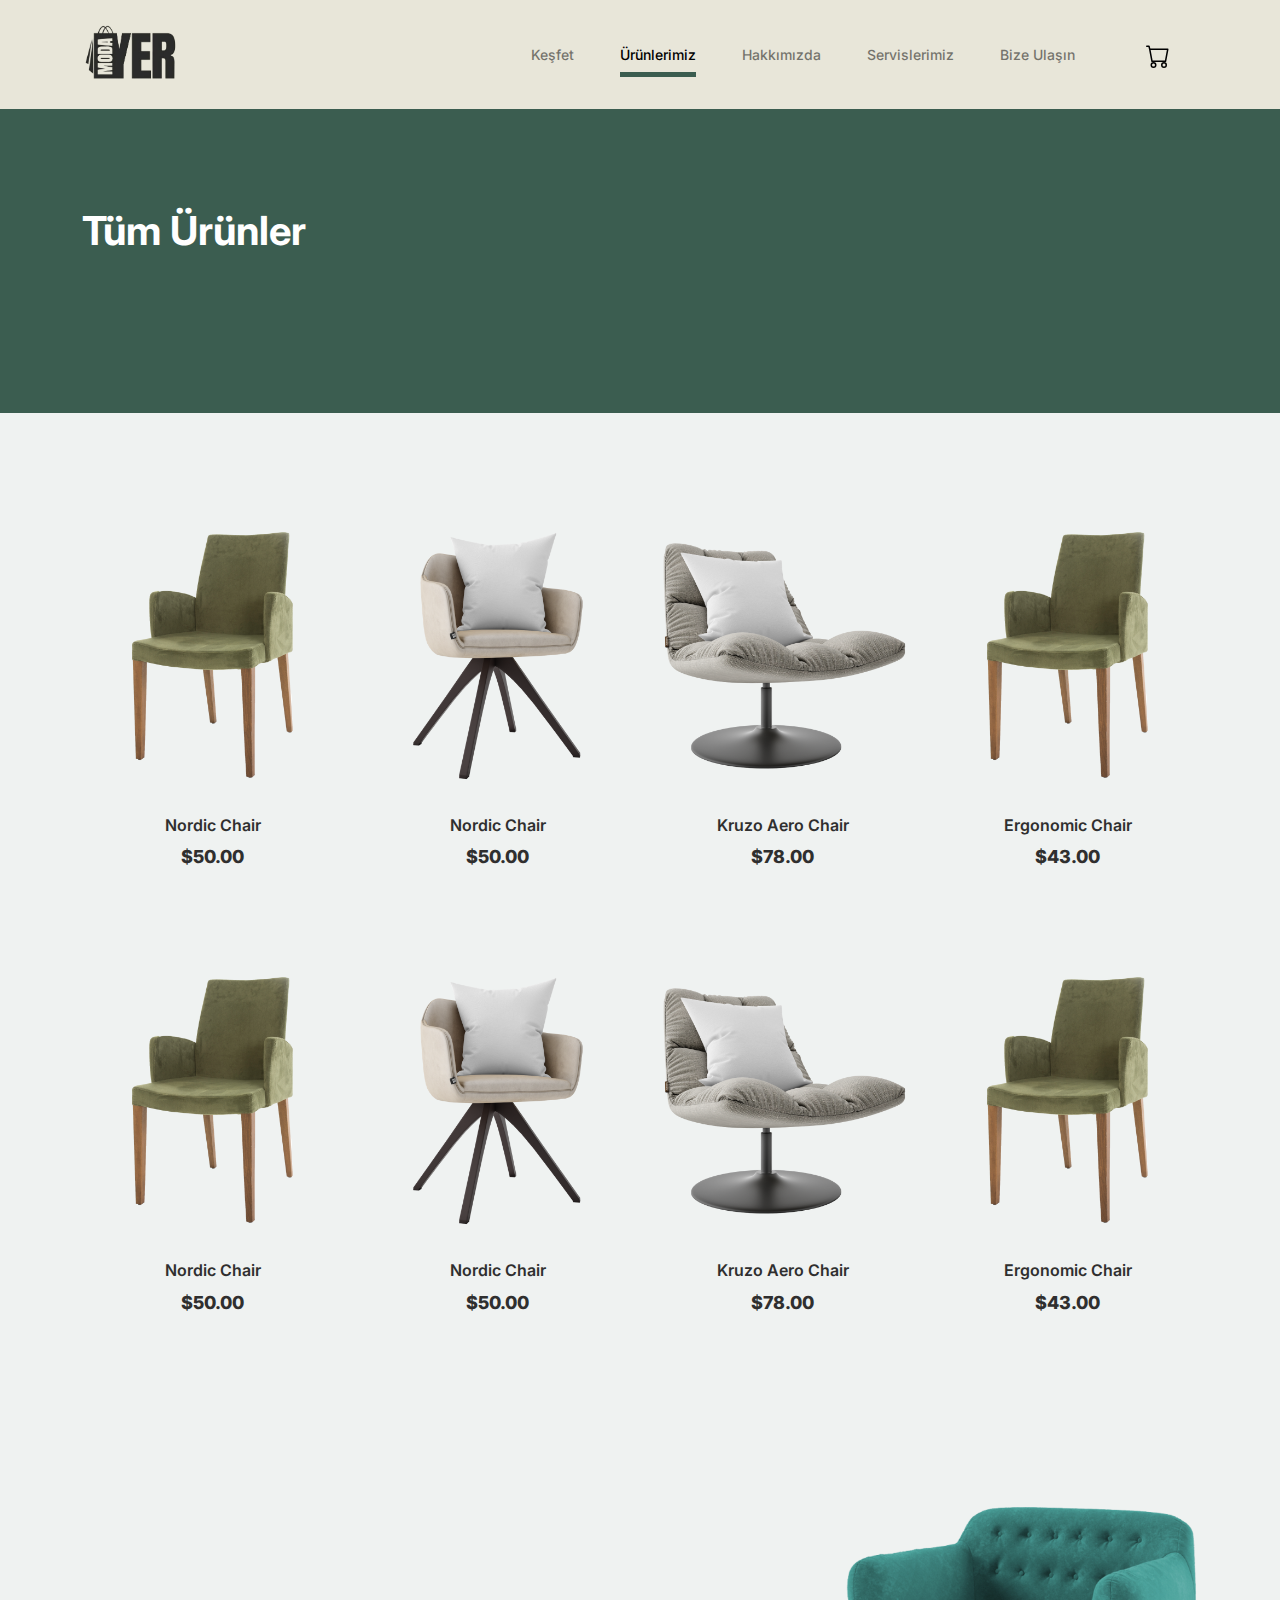
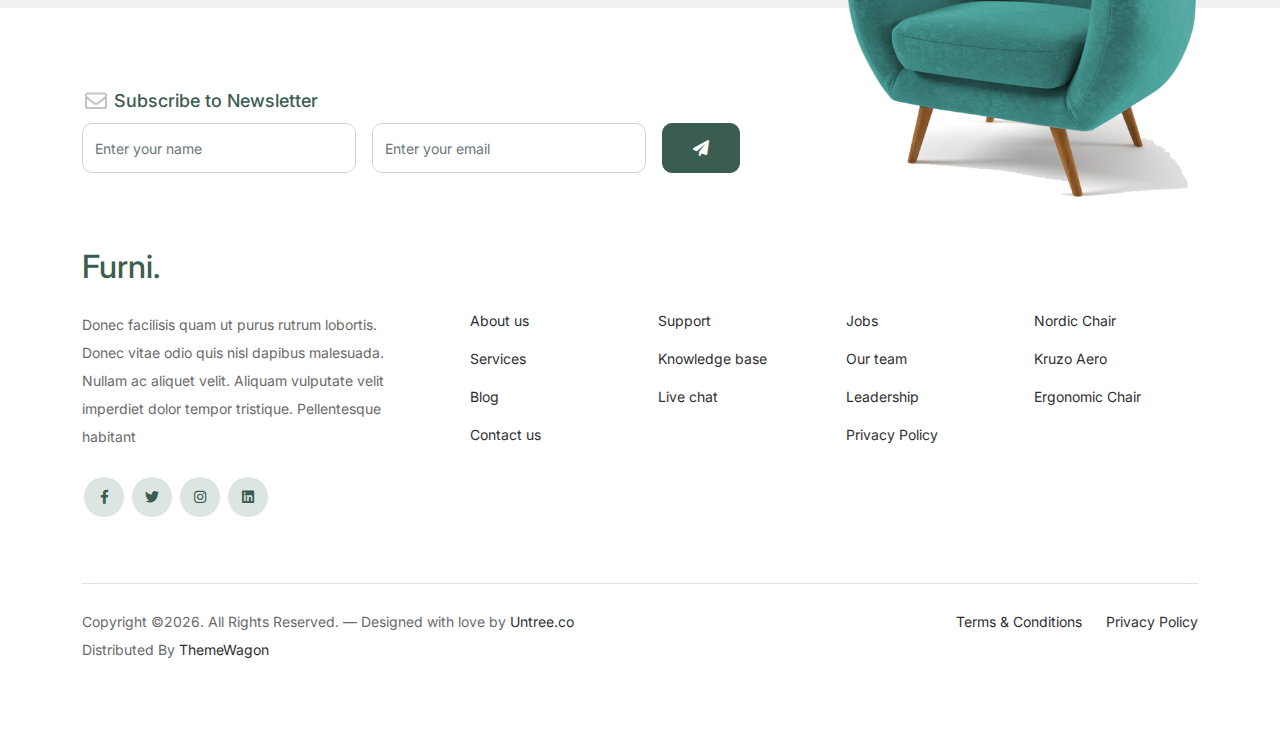
<file: shop.html>
<!-- /*
* Bootstrap 5
* Template Name: Furni
* Template Author: Untree.co
* Template URI: https://untree.co/
* License: https://creativecommons.org/licenses/by/3.0/
*/ -->
<!doctype html>
<html lang="en">
<head>
  <meta charset="utf-8">
  <meta name="viewport" content="width=device-width, initial-scale=1, shrink-to-fit=no">
  <meta name="author" content="Untree.co">
  <link rel="shortcut icon" href="favicon.png">

  <meta name="description" content="" />
  <meta name="keywords" content="bootstrap, bootstrap4" />

		<!-- Bootstrap CSS -->
		<link href="css/bootstrap.min.css" rel="stylesheet">
		<link href="https://cdnjs.cloudflare.com/ajax/libs/font-awesome/6.0.0-beta3/css/all.min.css" rel="stylesheet">
		<link href="css/tiny-slider.css" rel="stylesheet">
		<link href="css/style.css" rel="stylesheet">
		<title>modayer.com </title>
	</head>

	<body>

		<!-- Start Header/Navigation -->
		<nav class="custom-navbar sticky-top navbar navbar navbar-expand-md navbar-dark bg-dark"
			arial-label="Furni navigation bar">
		
			<div class="container">
				<a class="navbar-brand" href="index.html"><img width="100px" src="images/logo.png" alt="modayer"></a>
		
				<button class="navbar-toggler" type="button" data-bs-toggle="collapse" data-bs-target="#navbarsFurni"
					aria-controls="navbarsFurni" aria-expanded="false" aria-label="Toggle navigation">
					<span class="navbar-toggler-icon"></span>
				</button>
		
				<div class="collapse navbar-collapse" id="navbarsFurni">
					<ul class="custom-navbar-nav navbar-nav ms-auto mb-2 mb-md-0">
						<li>
							<a class="nav-link" href="index.html">Keşfet</a>
						</li>
						<li  class="nav-item active"><a class="nav-link" href="shop.html">Ürünlerimiz</a></li>
						<li><a class="nav-link" href="about.html">Hakkımızda</a></li>
						<li><a class="nav-link" href="services.html">Servislerimiz</a></li>
		
						<li><a class="nav-link" href="contact.html">Bize Ulaşın</a></li>
					</ul>
		
					<ul class="custom-navbar-cta navbar-nav mb-2 mb-md-0 ms-5">
						<li><a class="nav-link" href="cart.html">
								<svg xmlns="http://www.w3.org/2000/svg" width="24" height="24" fill="#000000" class="bi bi-cart"
									viewBox="0 0 16 16">
									<path
										d="M0 1.5A.5.5 0 0 1 .5 1H2a.5.5 0 0 1 .485.379L2.89 3H14.5a.5.5 0 0 1 .491.592l-1.5 8A.5.5 0 0 1 13 12H4a.5.5 0 0 1-.491-.408L2.01 3.607 1.61 2H.5a.5.5 0 0 1-.5-.5M3.102 4l1.313 7h8.17l1.313-7zM5 12a2 2 0 1 0 0 4 2 2 0 0 0 0-4m7 0a2 2 0 1 0 0 4 2 2 0 0 0 0-4m-7 1a1 1 0 1 1 0 2 1 1 0 0 1 0-2m7 0a1 1 0 1 1 0 2 1 1 0 0 1 0-2" />
								</svg>
							</a></li>
					</ul>
				</div>
			</div>
		
		</nav>
		<!-- End Header/Navigation -->

		<!-- Start Hero Section -->
			<div class="hero">
				<div class="container">
					<div class="row justify-content-between">
						<div class="col-lg-5">
							<div class="intro-excerpt">
								<h1>Tüm Ürünler</h1>
							</div>
						</div>
						<div class="col-lg-7">
							
						</div>
					</div>
				</div>
			</div>
		<!-- End Hero Section -->

		

		<div class="untree_co-section product-section before-footer-section">
		    <div class="container">
		      	<div class="row">

		      		<!-- Start Column 1 -->
					<div class="col-12 col-md-4 col-lg-3 mb-5">
						<a class="product-item" href="#">
							<img src="images/product-3.png" class="img-fluid product-thumbnail">
							<h3 class="product-title">Nordic Chair</h3>
							<strong class="product-price">$50.00</strong>

							<span class="icon-cross">
								<img src="images/cross.svg" class="img-fluid">
							</span>
						</a>
					</div> 
					<!-- End Column 1 -->
						
					<!-- Start Column 2 -->
					<div class="col-12 col-md-4 col-lg-3 mb-5">
						<a class="product-item" href="#">
							<img src="images/product-1.png" class="img-fluid product-thumbnail">
							<h3 class="product-title">Nordic Chair</h3>
							<strong class="product-price">$50.00</strong>

							<span class="icon-cross">
								<img src="images/cross.svg" class="img-fluid">
							</span>
						</a>
					</div> 
					<!-- End Column 2 -->

					<!-- Start Column 3 -->
					<div class="col-12 col-md-4 col-lg-3 mb-5">
						<a class="product-item" href="#">
							<img src="images/product-2.png" class="img-fluid product-thumbnail">
							<h3 class="product-title">Kruzo Aero Chair</h3>
							<strong class="product-price">$78.00</strong>

							<span class="icon-cross">
								<img src="images/cross.svg" class="img-fluid">
							</span>
						</a>
					</div>
					<!-- End Column 3 -->

					<!-- Start Column 4 -->
					<div class="col-12 col-md-4 col-lg-3 mb-5">
						<a class="product-item" href="#">
							<img src="images/product-3.png" class="img-fluid product-thumbnail">
							<h3 class="product-title">Ergonomic Chair</h3>
							<strong class="product-price">$43.00</strong>

							<span class="icon-cross">
								<img src="images/cross.svg" class="img-fluid">
							</span>
						</a>
					</div>
					<!-- End Column 4 -->


					<!-- Start Column 1 -->
					<div class="col-12 col-md-4 col-lg-3 mb-5">
						<a class="product-item" href="#">
							<img src="images/product-3.png" class="img-fluid product-thumbnail">
							<h3 class="product-title">Nordic Chair</h3>
							<strong class="product-price">$50.00</strong>

							<span class="icon-cross">
								<img src="images/cross.svg" class="img-fluid">
							</span>
						</a>
					</div> 
					<!-- End Column 1 -->
						
					<!-- Start Column 2 -->
					<div class="col-12 col-md-4 col-lg-3 mb-5">
						<a class="product-item" href="#">
							<img src="images/product-1.png" class="img-fluid product-thumbnail">
							<h3 class="product-title">Nordic Chair</h3>
							<strong class="product-price">$50.00</strong>

							<span class="icon-cross">
								<img src="images/cross.svg" class="img-fluid">
							</span>
						</a>
					</div> 
					<!-- End Column 2 -->

					<!-- Start Column 3 -->
					<div class="col-12 col-md-4 col-lg-3 mb-5">
						<a class="product-item" href="#">
							<img src="images/product-2.png" class="img-fluid product-thumbnail">
							<h3 class="product-title">Kruzo Aero Chair</h3>
							<strong class="product-price">$78.00</strong>

							<span class="icon-cross">
								<img src="images/cross.svg" class="img-fluid">
							</span>
						</a>
					</div>
					<!-- End Column 3 -->

					<!-- Start Column 4 -->
					<div class="col-12 col-md-4 col-lg-3 mb-5">
						<a class="product-item" href="#">
							<img src="images/product-3.png" class="img-fluid product-thumbnail">
							<h3 class="product-title">Ergonomic Chair</h3>
							<strong class="product-price">$43.00</strong>

							<span class="icon-cross">
								<img src="images/cross.svg" class="img-fluid">
							</span>
						</a>
					</div>
					<!-- End Column 4 -->

		      	</div>
		    </div>
		</div>


		<!-- Start Footer Section -->
		<footer class="footer-section">
			<div class="container relative">

				<div class="sofa-img">
					<img src="images/sofa.png" alt="Image" class="img-fluid">
				</div>

				<div class="row">
					<div class="col-lg-8">
						<div class="subscription-form">
							<h3 class="d-flex align-items-center"><span class="me-1"><img src="images/envelope-outline.svg" alt="Image" class="img-fluid"></span><span>Subscribe to Newsletter</span></h3>

							<form action="#" class="row g-3">
								<div class="col-auto">
									<input type="text" class="form-control" placeholder="Enter your name">
								</div>
								<div class="col-auto">
									<input type="email" class="form-control" placeholder="Enter your email">
								</div>
								<div class="col-auto">
									<button class="btn btn-primary">
										<span class="fa fa-paper-plane"></span>
									</button>
								</div>
							</form>

						</div>
					</div>
				</div>

				<div class="row g-5 mb-5">
					<div class="col-lg-4">
						<div class="mb-4 footer-logo-wrap"><a href="#" class="footer-logo">Furni<span>.</span></a></div>
						<p class="mb-4">Donec facilisis quam ut purus rutrum lobortis. Donec vitae odio quis nisl dapibus malesuada. Nullam ac aliquet velit. Aliquam vulputate velit imperdiet dolor tempor tristique. Pellentesque habitant</p>

						<ul class="list-unstyled custom-social">
							<li><a href="#"><span class="fa fa-brands fa-facebook-f"></span></a></li>
							<li><a href="#"><span class="fa fa-brands fa-twitter"></span></a></li>
							<li><a href="#"><span class="fa fa-brands fa-instagram"></span></a></li>
							<li><a href="#"><span class="fa fa-brands fa-linkedin"></span></a></li>
						</ul>
					</div>

					<div class="col-lg-8">
						<div class="row links-wrap">
							<div class="col-6 col-sm-6 col-md-3">
								<ul class="list-unstyled">
									<li><a href="#">About us</a></li>
									<li><a href="#">Services</a></li>
									<li><a href="#">Blog</a></li>
									<li><a href="#">Contact us</a></li>
								</ul>
							</div>

							<div class="col-6 col-sm-6 col-md-3">
								<ul class="list-unstyled">
									<li><a href="#">Support</a></li>
									<li><a href="#">Knowledge base</a></li>
									<li><a href="#">Live chat</a></li>
								</ul>
							</div>

							<div class="col-6 col-sm-6 col-md-3">
								<ul class="list-unstyled">
									<li><a href="#">Jobs</a></li>
									<li><a href="#">Our team</a></li>
									<li><a href="#">Leadership</a></li>
									<li><a href="#">Privacy Policy</a></li>
								</ul>
							</div>

							<div class="col-6 col-sm-6 col-md-3">
								<ul class="list-unstyled">
									<li><a href="#">Nordic Chair</a></li>
									<li><a href="#">Kruzo Aero</a></li>
									<li><a href="#">Ergonomic Chair</a></li>
								</ul>
							</div>
						</div>
					</div>

				</div>

				<div class="border-top copyright">
					<div class="row pt-4">
						<div class="col-lg-6">
							<p class="mb-2 text-center text-lg-start">Copyright &copy;<script>document.write(new Date().getFullYear());</script>. All Rights Reserved. &mdash; Designed with love by <a href="https://untree.co">Untree.co</a>  Distributed By <a href="https://themewagon.com">ThemeWagon</a> <!-- License information: https://untree.co/license/ -->
            </p>
						</div>

						<div class="col-lg-6 text-center text-lg-end">
							<ul class="list-unstyled d-inline-flex ms-auto">
								<li class="me-4"><a href="#">Terms &amp; Conditions</a></li>
								<li><a href="#">Privacy Policy</a></li>
							</ul>
						</div>

					</div>
				</div>

			</div>
		</footer>
		<!-- End Footer Section -->	


		<script src="js/bootstrap.bundle.min.js"></script>
		<script src="js/tiny-slider.js"></script>
		<script src="js/custom.js"></script>
	</body>

</html>
</file>
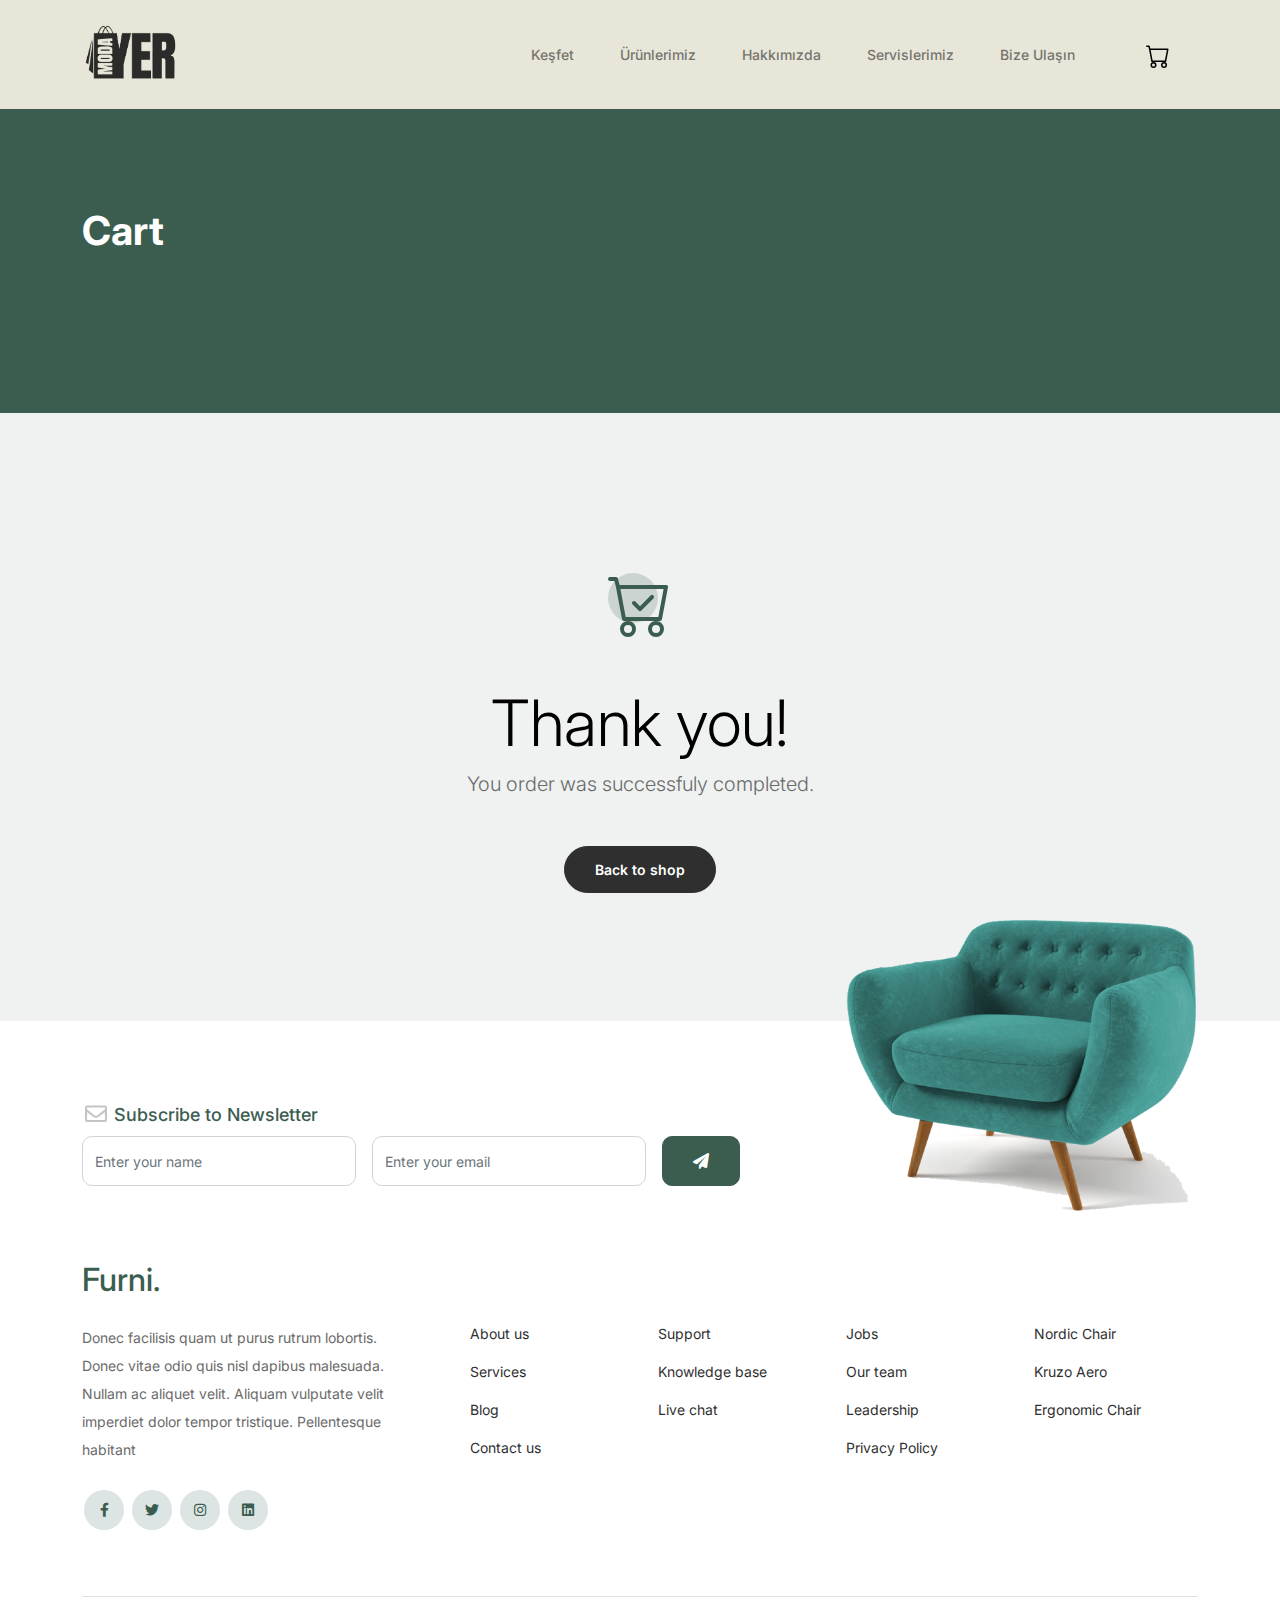
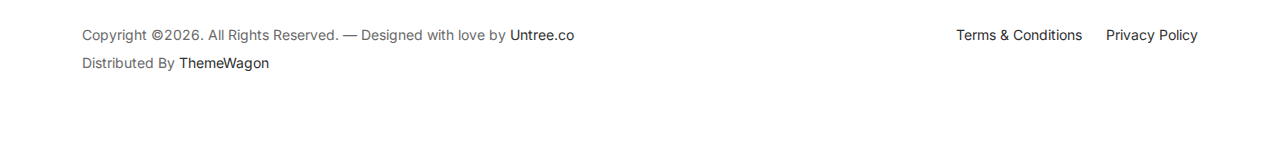
<file: thankyou.html>
<!-- /*
* Bootstrap 5
* Template Name: Furni
* Template Author: Untree.co
* Template URI: https://untree.co/
* License: https://creativecommons.org/licenses/by/3.0/
*/ -->
<!doctype html>
<html lang="en">
<head>
  <meta charset="utf-8">
  <meta name="viewport" content="width=device-width, initial-scale=1, shrink-to-fit=no">
  <meta name="author" content="Untree.co">
  <link rel="shortcut icon" href="favicon.png">

  <meta name="description" content="" />
  <meta name="keywords" content="bootstrap, bootstrap4" />

		<!-- Bootstrap CSS -->
		<link href="css/bootstrap.min.css" rel="stylesheet">
		<link href="https://cdnjs.cloudflare.com/ajax/libs/font-awesome/6.0.0-beta3/css/all.min.css" rel="stylesheet">
		<link href="css/tiny-slider.css" rel="stylesheet">
		<link href="css/style.css" rel="stylesheet">
		<title>modayer.com </title>
	</head>

	<body>

		<!-- Start Header/Navigation -->
		<nav class="custom-navbar sticky-top navbar navbar navbar-expand-md navbar-dark bg-dark"
			arial-label="Furni navigation bar">
		
			<div class="container">
				<a class="navbar-brand" href="index.html"><img width="100px" src="images/logo.png" alt="modayer"></a>
		
				<button class="navbar-toggler" type="button" data-bs-toggle="collapse" data-bs-target="#navbarsFurni"
					aria-controls="navbarsFurni" aria-expanded="false" aria-label="Toggle navigation">
					<span class="navbar-toggler-icon"></span>
				</button>
		
				<div class="collapse navbar-collapse" id="navbarsFurni">
					<ul class="custom-navbar-nav navbar-nav ms-auto mb-2 mb-md-0">
						<li>
							<a class="nav-link" href="index.html">Keşfet</a>
						</li>
						<li><a class="nav-link" href="shop.html">Ürünlerimiz</a></li>
						<li><a class="nav-link" href="about.html">Hakkımızda</a></li>
						<li><a class="nav-link" href="services.html">Servislerimiz</a></li>
		
						<li><a class="nav-link" href="contact.html">Bize Ulaşın</a></li>
					</ul>
		
					<ul class="custom-navbar-cta navbar-nav mb-2 mb-md-0 ms-5">
						<li><a class="nav-link" href="cart.html">
								<svg xmlns="http://www.w3.org/2000/svg" width="24" height="24" fill="#000000" class="bi bi-cart"
									viewBox="0 0 16 16">
									<path
										d="M0 1.5A.5.5 0 0 1 .5 1H2a.5.5 0 0 1 .485.379L2.89 3H14.5a.5.5 0 0 1 .491.592l-1.5 8A.5.5 0 0 1 13 12H4a.5.5 0 0 1-.491-.408L2.01 3.607 1.61 2H.5a.5.5 0 0 1-.5-.5M3.102 4l1.313 7h8.17l1.313-7zM5 12a2 2 0 1 0 0 4 2 2 0 0 0 0-4m7 0a2 2 0 1 0 0 4 2 2 0 0 0 0-4m-7 1a1 1 0 1 1 0 2 1 1 0 0 1 0-2m7 0a1 1 0 1 1 0 2 1 1 0 0 1 0-2" />
								</svg>
							</a></li>
					</ul>
				</div>
			</div>
		
		</nav>
		<!-- End Header/Navigation -->

		<!-- Start Hero Section -->
			<div class="hero">
				<div class="container">
					<div class="row justify-content-between">
						<div class="col-lg-5">
							<div class="intro-excerpt">
								<h1>Cart</h1>
							</div>
						</div>
						<div class="col-lg-7">
							
						</div>
					</div>
				</div>
			</div>
		<!-- End Hero Section -->

		

		<div class="untree_co-section">
    <div class="container">
      <div class="row">
        <div class="col-md-12 text-center pt-5">
          <span class="display-3 thankyou-icon text-primary">
            <svg width="1em" height="1em" viewBox="0 0 16 16" class="bi bi-cart-check mb-5" fill="currentColor" xmlns="http://www.w3.org/2000/svg">
              <path fill-rule="evenodd" d="M11.354 5.646a.5.5 0 0 1 0 .708l-3 3a.5.5 0 0 1-.708 0l-1.5-1.5a.5.5 0 1 1 .708-.708L8 8.293l2.646-2.647a.5.5 0 0 1 .708 0z"/>
              <path fill-rule="evenodd" d="M0 1.5A.5.5 0 0 1 .5 1H2a.5.5 0 0 1 .485.379L2.89 3H14.5a.5.5 0 0 1 .491.592l-1.5 8A.5.5 0 0 1 13 12H4a.5.5 0 0 1-.491-.408L2.01 3.607 1.61 2H.5a.5.5 0 0 1-.5-.5zM3.102 4l1.313 7h8.17l1.313-7H3.102zM5 12a2 2 0 1 0 0 4 2 2 0 0 0 0-4zm7 0a2 2 0 1 0 0 4 2 2 0 0 0 0-4zm-7 1a1 1 0 1 0 0 2 1 1 0 0 0 0-2zm7 0a1 1 0 1 0 0 2 1 1 0 0 0 0-2z"/>
            </svg>
          </span>
          <h2 class="display-3 text-black">Thank you!</h2>
          <p class="lead mb-5">You order was successfuly completed.</p>
          <p><a href="shop.html" class="btn btn-sm btn-outline-black">Back to shop</a></p>
        </div>
      </div>
    </div>
  </div>

		<!-- Start Footer Section -->
		<footer class="footer-section">
			<div class="container relative">

				<div class="sofa-img">
					<img src="images/sofa.png" alt="Image" class="img-fluid">
				</div>

				<div class="row">
					<div class="col-lg-8">
						<div class="subscription-form">
							<h3 class="d-flex align-items-center"><span class="me-1"><img src="images/envelope-outline.svg" alt="Image" class="img-fluid"></span><span>Subscribe to Newsletter</span></h3>

							<form action="#" class="row g-3">
								<div class="col-auto">
									<input type="text" class="form-control" placeholder="Enter your name">
								</div>
								<div class="col-auto">
									<input type="email" class="form-control" placeholder="Enter your email">
								</div>
								<div class="col-auto">
									<button class="btn btn-primary">
										<span class="fa fa-paper-plane"></span>
									</button>
								</div>
							</form>

						</div>
					</div>
				</div>

				<div class="row g-5 mb-5">
					<div class="col-lg-4">
						<div class="mb-4 footer-logo-wrap"><a href="#" class="footer-logo">Furni<span>.</span></a></div>
						<p class="mb-4">Donec facilisis quam ut purus rutrum lobortis. Donec vitae odio quis nisl dapibus malesuada. Nullam ac aliquet velit. Aliquam vulputate velit imperdiet dolor tempor tristique. Pellentesque habitant</p>

						<ul class="list-unstyled custom-social">
							<li><a href="#"><span class="fa fa-brands fa-facebook-f"></span></a></li>
							<li><a href="#"><span class="fa fa-brands fa-twitter"></span></a></li>
							<li><a href="#"><span class="fa fa-brands fa-instagram"></span></a></li>
							<li><a href="#"><span class="fa fa-brands fa-linkedin"></span></a></li>
						</ul>
					</div>

					<div class="col-lg-8">
						<div class="row links-wrap">
							<div class="col-6 col-sm-6 col-md-3">
								<ul class="list-unstyled">
									<li><a href="#">About us</a></li>
									<li><a href="#">Services</a></li>
									<li><a href="#">Blog</a></li>
									<li><a href="#">Contact us</a></li>
								</ul>
							</div>

							<div class="col-6 col-sm-6 col-md-3">
								<ul class="list-unstyled">
									<li><a href="#">Support</a></li>
									<li><a href="#">Knowledge base</a></li>
									<li><a href="#">Live chat</a></li>
								</ul>
							</div>

							<div class="col-6 col-sm-6 col-md-3">
								<ul class="list-unstyled">
									<li><a href="#">Jobs</a></li>
									<li><a href="#">Our team</a></li>
									<li><a href="#">Leadership</a></li>
									<li><a href="#">Privacy Policy</a></li>
								</ul>
							</div>

							<div class="col-6 col-sm-6 col-md-3">
								<ul class="list-unstyled">
									<li><a href="#">Nordic Chair</a></li>
									<li><a href="#">Kruzo Aero</a></li>
									<li><a href="#">Ergonomic Chair</a></li>
								</ul>
							</div>
						</div>
					</div>

				</div>

				<div class="border-top copyright">
					<div class="row pt-4">
						<div class="col-lg-6">
							<p class="mb-2 text-center text-lg-start">Copyright &copy;<script>document.write(new Date().getFullYear());</script>. All Rights Reserved. &mdash; Designed with love by <a href="https://untree.co">Untree.co</a> Distributed By <a href="https://themewagon.com">ThemeWagon</a> <!-- License information: https://untree.co/license/ -->
            </p>
						</div>

						<div class="col-lg-6 text-center text-lg-end">
							<ul class="list-unstyled d-inline-flex ms-auto">
								<li class="me-4"><a href="#">Terms &amp; Conditions</a></li>
								<li><a href="#">Privacy Policy</a></li>
							</ul>
						</div>

					</div>
				</div>

			</div>
		</footer>
		<!-- End Footer Section -->	


		<script src="js/bootstrap.bundle.min.js"></script>
		<script src="js/tiny-slider.js"></script>
		<script src="js/custom.js"></script>
	</body>

</html>
</file>
<file: css/tiny-slider.css>
.tns-outer{padding:0 !important}.tns-outer [hidden]{display:none !important}.tns-outer [aria-controls],.tns-outer [data-action]{cursor:pointer}.tns-slider{-webkit-transition:all 0s;-moz-transition:all 0s;transition:all 0s}.tns-slider>.tns-item{-webkit-box-sizing:border-box;-moz-box-sizing:border-box;box-sizing:border-box}.tns-horizontal.tns-subpixel{white-space:nowrap}.tns-horizontal.tns-subpixel>.tns-item{display:inline-block;vertical-align:top;white-space:normal}.tns-horizontal.tns-no-subpixel:after{content:'';display:table;clear:both}.tns-horizontal.tns-no-subpixel>.tns-item{float:left}.tns-horizontal.tns-carousel.tns-no-subpixel>.tns-item{margin-right:-100%}.tns-no-calc{position:relative;left:0}.tns-gallery{position:relative;left:0;min-height:1px}.tns-gallery>.tns-item{position:absolute;left:-100%;-webkit-transition:transform 0s, opacity 0s;-moz-transition:transform 0s, opacity 0s;transition:transform 0s, opacity 0s}.tns-gallery>.tns-slide-active{position:relative;left:auto !important}.tns-gallery>.tns-moving{-webkit-transition:all 0.25s;-moz-transition:all 0.25s;transition:all 0.25s}.tns-autowidth{display:inline-block}.tns-lazy-img{-webkit-transition:opacity 0.6s;-moz-transition:opacity 0.6s;transition:opacity 0.6s;opacity:0.6}.tns-lazy-img.tns-complete{opacity:1}.tns-ah{-webkit-transition:height 0s;-moz-transition:height 0s;transition:height 0s}.tns-ovh{overflow:hidden}.tns-visually-hidden{position:absolute;left:-10000em}.tns-transparent{opacity:0;visibility:hidden}.tns-fadeIn{opacity:1;filter:alpha(opacity=100);z-index:0}.tns-normal,.tns-fadeOut{opacity:0;filter:alpha(opacity=0);z-index:-1}.tns-vpfix{white-space:nowrap}.tns-vpfix>div,.tns-vpfix>li{display:inline-block}.tns-t-subp2{margin:0 auto;width:310px;position:relative;height:10px;overflow:hidden}.tns-t-ct{width:2333.3333333%;width:-webkit-calc(100% * 70 / 3);width:-moz-calc(100% * 70 / 3);width:calc(100% * 70 / 3);position:absolute;right:0}.tns-t-ct:after{content:'';display:table;clear:both}.tns-t-ct>div{width:1.4285714%;width:-webkit-calc(100% / 70);width:-moz-calc(100% / 70);width:calc(100% / 70);height:10px;float:left}

/*# sourceMappingURL=sourcemaps/tiny-slider.css.map */
</file>
<file: css/style.css>
/*
* Template Name: UntreeStore
* Template Author: Untree.co
* Author URI: https://untree.co/
* License: https://creativecommons.org/licenses/by/3.0/
*/
@import url("https://fonts.googleapis.com/css2?family=Inter:wght@400;500;600;700;800&display=swap");
body {
  overflow-x: hidden;
  position: relative; }

body {
  font-family: "Inter", sans-serif;
  font-weight: 400;
  line-height: 28px;
  color: #6a6a6a;
  font-size: 14px;
  background-color: #eff2f1; }

a {
  text-decoration: none;
  -webkit-transition: .3s all ease;
  -o-transition: .3s all ease;
  transition: .3s all ease;
  color: #2f2f2f;
  text-decoration: underline; }
  a:hover {
    color: #2f2f2f;
    text-decoration: none; }
  a.more {
    font-weight: 600; }

.custom-navbar {
  background: #E8E6D9 !important;
  padding-top: 20px;
  padding-bottom: 20px; }
  .custom-navbar .navbar-brand {
    font-size: 32px;
    font-weight: 600; }
    .custom-navbar .navbar-brand > span {
      opacity: .4; }

           
  .custom-navbar .navbar-toggler {
   background: #00000090;
     }
    .custom-navbar .navbar-toggler:active, .custom-navbar .navbar-toggler:focus {
      -webkit-box-shadow: none;
      box-shadow: none;
      outline: none; }
  @media (min-width: 992px) {
    .custom-navbar .custom-navbar-nav li {
      margin-left: 15px;
      margin-right: 15px; } }
  .custom-navbar .custom-navbar-nav li a {
    font-weight: 500;
    color: #000 !important;
    opacity: .5;
    -webkit-transition: .3s all ease;
    -o-transition: .3s all ease;
    transition: .3s all ease;
    position: relative; }
    @media (min-width: 768px) {
      .custom-navbar .custom-navbar-nav li a:before {
        content: "";
        position: absolute;
        bottom: 0;
        left: 8px;
        right: 8px;
        background: #3b5d50;
        height: 5px;
        opacity: 1;
        visibility: visible;
        width: 0;
        -webkit-transition: .15s all ease-out;
        -o-transition: .15s all ease-out;
        transition: .15s all ease-out; } }
    .custom-navbar .custom-navbar-nav li a:hover {
      opacity: 1; }
      .custom-navbar .custom-navbar-nav li a:hover:before {
        width: calc(100% - 16px); }
  .custom-navbar .custom-navbar-nav li.active a {
    opacity: 1; }
    .custom-navbar .custom-navbar-nav li.active a:before {
      width: calc(100% - 16px); }
  .custom-navbar .custom-navbar-cta {
    margin-left: 0 !important;
    -webkit-box-orient: horizontal;
    -webkit-box-direction: normal;
    -ms-flex-direction: row;
    flex-direction: row; }
    @media (min-width: 768px) {
      .custom-navbar .custom-navbar-cta {
        margin-left: 40px !important; } }
    .custom-navbar .custom-navbar-cta li {
      margin-left: 0px;
      margin-right: 0px; }
      .custom-navbar .custom-navbar-cta li:first-child {
        margin-right: 20px; }

.hero {
  background: #3b5d50;
  padding: calc(4rem - 30px) 0 0rem 0; }
  @media (min-width: 768px) {
    .hero {
      padding: calc(4rem - 30px) 0 4rem 0; } }
  @media (min-width: 992px) {
    .hero {
      padding: calc(8rem - 30px) 0 8rem 0; } }
  .hero .intro-excerpt {
    position: relative;
    z-index: 4; }
    @media (min-width: 992px) {
      .hero .intro-excerpt {
        max-width: 450px; } }
  .hero h1 {
    font-weight: 700;
    color: #ffffff;
    margin-bottom: 30px; }
    @media (min-width: 1400px) {
      .hero h1 {
        font-size: 54px; } }
  .hero p {
    color: rgba(255, 255, 255, 0.5);
    margin-botom: 30px; }
  .hero .hero-img-wrap {
    position: relative; }
    .hero .hero-img-wrap img {
      position: relative;
      top: 0px;
      right: 0px;
      z-index: 2;
      max-width: 780px;
      left: -20px; }
      @media (min-width: 768px) {
        .hero .hero-img-wrap img {
          right: 0px;
          left: -100px; } }
      @media (min-width: 992px) {
        .hero .hero-img-wrap img {
          left: 0px;
          top: -80px;
          position: absolute;
          right: -50px; } }
      @media (min-width: 1200px) {
        .hero .hero-img-wrap img {
          left: 0px;
          top: -80px;
          right: -100px; } }
    .hero .hero-img-wrap:after {
      content: "";
      position: absolute;
      width: 255px;
      height: 217px;
      background-image: url("../images/dots-light.svg");
      background-size: contain;
      background-repeat: no-repeat;
      right: -100px;
      top: -0px; }
      @media (min-width: 1200px) {
        .hero .hero-img-wrap:after {
          top: -40px; } }

.btn {
  font-weight: 600;
  padding: 12px 30px;
  border-radius: 30px;
  color: #ffffff;
  background: #2f2f2f;
  border-color: #2f2f2f; }
  .btn:hover {
    color: #ffffff;
    background: #222222;
    border-color: #222222; }
  .btn:active, .btn:focus {
    outline: none !important;
    -webkit-box-shadow: none;
    box-shadow: none; }
  .btn.btn-primary {
    background: #3b5d50;
    border-color: #3b5d50; }
    .btn.btn-primary:hover {
      background: #314d43;
      border-color: #314d43; }
  .btn.btn-secondary {
    color: #2f2f2f;
    background: #f9bf29;
    border-color: #f9bf29; }
    .btn.btn-secondary:hover {
      background: #f8b810;
      border-color: #f8b810; }
  .btn.btn-white-outline {
    background: transparent;
    border-width: 2px;
    border-color: rgba(255, 255, 255, 0.3); }
    .btn.btn-white-outline:hover {
      border-color: white;
      color: #ffffff; }

.section-title {
  color: #2f2f2f; }

.product-section {
  padding: 7rem 0; }
  .product-section .product-item {
    text-align: center;
    text-decoration: none;
    display: block;
    position: relative;
    padding-bottom: 50px;
    cursor: pointer; }
    .product-section .product-item .product-thumbnail {
      margin-bottom: 30px;
      position: relative;
      top: 0;
      -webkit-transition: .3s all ease;
      -o-transition: .3s all ease;
      transition: .3s all ease; }
    .product-section .product-item h3 {
      font-weight: 600;
      font-size: 16px; }
    .product-section .product-item strong {
      font-weight: 800 !important;
      font-size: 18px !important; }
    .product-section .product-item h3, .product-section .product-item strong {
      color: #2f2f2f;
      text-decoration: none; }
    .product-section .product-item .icon-cross {
      position: absolute;
      width: 35px;
      height: 35px;
      display: inline-block;
      background: #2f2f2f;
      bottom: 15px;
      left: 50%;
      -webkit-transform: translateX(-50%);
      -ms-transform: translateX(-50%);
      transform: translateX(-50%);
      margin-bottom: -17.5px;
      border-radius: 50%;
      opacity: 0;
      visibility: hidden;
      -webkit-transition: .3s all ease;
      -o-transition: .3s all ease;
      transition: .3s all ease; }
      .product-section .product-item .icon-cross img {
        position: absolute;
        left: 50%;
        top: 50%;
        -webkit-transform: translate(-50%, -50%);
        -ms-transform: translate(-50%, -50%);
        transform: translate(-50%, -50%); }
    .product-section .product-item:before {
      bottom: 0;
      left: 0;
      right: 0;
      position: absolute;
      content: "";
      background: #dce5e4;
      height: 0%;
      z-index: -1;
      border-radius: 10px;
      -webkit-transition: .3s all ease;
      -o-transition: .3s all ease;
      transition: .3s all ease; }
    .product-section .product-item:hover .product-thumbnail {
      top: -25px; }
    .product-section .product-item:hover .icon-cross {
      bottom: 0;
      opacity: 1;
      visibility: visible; }
    .product-section .product-item:hover:before {
      height: 70%; }

.why-choose-section {
  padding: 7rem 0; }
  .why-choose-section .img-wrap {
    position: relative; }
    .why-choose-section .img-wrap:before {
      position: absolute;
      content: "";
      width: 255px;
      height: 217px;
      background-image: url("../images/dots-yellow.svg");
      background-repeat: no-repeat;
      background-size: contain;
      -webkit-transform: translate(-40%, -40%);
      -ms-transform: translate(-40%, -40%);
      transform: translate(-40%, -40%);
      z-index: -1; }
    .why-choose-section .img-wrap img {
      border-radius: 20px; }

.feature {
  margin-bottom: 30px; }
  .feature .icon {
    display: inline-block;
    position: relative;
    margin-bottom: 20px; }
    .feature .icon:before {
      content: "";
      width: 33px;
      height: 33px;
      position: absolute;
      background: rgba(59, 93, 80, 0.2);
      border-radius: 50%;
      right: -8px;
      bottom: 0; }
  .feature h3 {
    font-size: 14px;
    color: #2f2f2f; }
  .feature p {
    font-size: 14px;
    line-height: 22px;
    color: #6a6a6a; }

.we-help-section {
  padding: 7rem 0; }
  .we-help-section .imgs-grid {
    display: -ms-grid;
    display: grid;
    -ms-grid-columns: (1fr)[27];
    grid-template-columns: repeat(27, 1fr);
    position: relative; }
    .we-help-section .imgs-grid:before {
      position: absolute;
      content: "";
      width: 255px;
      height: 217px;
      background-image: url("../images/dots-green.svg");
      background-size: contain;
      background-repeat: no-repeat;
      -webkit-transform: translate(-40%, -40%);
      -ms-transform: translate(-40%, -40%);
      transform: translate(-40%, -40%);
      z-index: -1; }
    .we-help-section .imgs-grid .grid {
      position: relative; }
      .we-help-section .imgs-grid .grid img {
        border-radius: 20px;
        max-width: 100%; }
      .we-help-section .imgs-grid .grid.grid-1 {
        -ms-grid-column: 1;
        -ms-grid-column-span: 18;
        grid-column: 1 / span 18;
        -ms-grid-row: 1;
        -ms-grid-row-span: 27;
        grid-row: 1 / span 27; }
      .we-help-section .imgs-grid .grid.grid-2 {
        -ms-grid-column: 19;
        -ms-grid-column-span: 27;
        grid-column: 19 / span 27;
        -ms-grid-row: 1;
        -ms-grid-row-span: 5;
        grid-row: 1 / span 5;
        padding-left: 20px; }
      .we-help-section .imgs-grid .grid.grid-3 {
        -ms-grid-column: 14;
        -ms-grid-column-span: 16;
        grid-column: 14 / span 16;
        -ms-grid-row: 6;
        -ms-grid-row-span: 27;
        grid-row: 6 / span 27;
        padding-top: 20px; }

.custom-list {
  width: 100%; }
  .custom-list li {
    display: inline-block;
    width: calc(50% - 20px);
    margin-bottom: 12px;
    line-height: 1.5;
    position: relative;
    padding-left: 20px; }
    .custom-list li:before {
      content: "";
      width: 8px;
      height: 8px;
      border-radius: 50%;
      border: 2px solid #3b5d50;
      position: absolute;
      left: 0;
      top: 8px; }

.popular-product {
  padding: 0 0 7rem 0; }
  .popular-product .product-item-sm h3 {
    font-size: 14px;
    font-weight: 700;
    color: #2f2f2f; }
  .popular-product .product-item-sm a {
    text-decoration: none;
    color: #2f2f2f;
    -webkit-transition: .3s all ease;
    -o-transition: .3s all ease;
    transition: .3s all ease; }
    .popular-product .product-item-sm a:hover {
      color: rgba(47, 47, 47, 0.5); }
  .popular-product .product-item-sm p {
    line-height: 1.4;
    margin-bottom: 10px;
    font-size: 14px; }
  .popular-product .product-item-sm .thumbnail {
    margin-right: 10px;
    -webkit-box-flex: 0;
    -ms-flex: 0 0 120px;
    flex: 0 0 120px;
    position: relative; }
    .popular-product .product-item-sm .thumbnail:before {
      content: "";
      position: absolute;
      border-radius: 20px;
      background: #dce5e4;
      width: 98px;
      height: 98px;
      top: 50%;
      left: 50%;
      -webkit-transform: translate(-50%, -50%);
      -ms-transform: translate(-50%, -50%);
      transform: translate(-50%, -50%);
      z-index: -1; }

.testimonial-section {
  padding: 3rem 0 7rem 0; }

.testimonial-slider-wrap {
  position: relative; }
  .testimonial-slider-wrap .tns-inner {
    padding-top: 30px; }
  .testimonial-slider-wrap .item .testimonial-block blockquote {
    font-size: 16px; }
    @media (min-width: 768px) {
      .testimonial-slider-wrap .item .testimonial-block blockquote {
        line-height: 32px;
        font-size: 18px; } }
  .testimonial-slider-wrap .item .testimonial-block .author-info .author-pic {
    margin-bottom: 20px; }
    .testimonial-slider-wrap .item .testimonial-block .author-info .author-pic img {
      max-width: 80px;
      border-radius: 50%; }
  .testimonial-slider-wrap .item .testimonial-block .author-info h3 {
    font-size: 14px;
    font-weight: 700;
    color: #2f2f2f;
    margin-bottom: 0; }
  .testimonial-slider-wrap #testimonial-nav {
    position: absolute;
    top: 50%;
    z-index: 99;
    width: 100%;
    display: none; }
    @media (min-width: 768px) {
      .testimonial-slider-wrap #testimonial-nav {
        display: block; } }
    .testimonial-slider-wrap #testimonial-nav > span {
      cursor: pointer;
      position: absolute;
      width: 58px;
      height: 58px;
      line-height: 58px;
      border-radius: 50%;
      background: rgba(59, 93, 80, 0.1);
      color: #2f2f2f;
      -webkit-transition: .3s all ease;
      -o-transition: .3s all ease;
      transition: .3s all ease; }
      .testimonial-slider-wrap #testimonial-nav > span:hover {
        background: #3b5d50;
        color: #ffffff; }
    .testimonial-slider-wrap #testimonial-nav .prev {
      left: -10px; }
    .testimonial-slider-wrap #testimonial-nav .next {
      right: 0; }
  .testimonial-slider-wrap .tns-nav {
    position: absolute;
    bottom: -50px;
    left: 50%;
    -webkit-transform: translateX(-50%);
    -ms-transform: translateX(-50%);
    transform: translateX(-50%); }
    .testimonial-slider-wrap .tns-nav button {
      background: none;
      border: none;
      display: inline-block;
      position: relative;
      width: 0 !important;
      height: 7px !important;
      margin: 2px; }
      .testimonial-slider-wrap .tns-nav button:active, .testimonial-slider-wrap .tns-nav button:focus, .testimonial-slider-wrap .tns-nav button:hover {
        outline: none;
        -webkit-box-shadow: none;
        box-shadow: none;
        background: none; }
      .testimonial-slider-wrap .tns-nav button:before {
        display: block;
        width: 7px;
        height: 7px;
        left: 0;
        top: 0;
        position: absolute;
        content: "";
        border-radius: 50%;
        -webkit-transition: .3s all ease;
        -o-transition: .3s all ease;
        transition: .3s all ease;
        background-color: #d6d6d6; }
      .testimonial-slider-wrap .tns-nav button:hover:before, .testimonial-slider-wrap .tns-nav button.tns-nav-active:before {
        background-color: #3b5d50; }

.before-footer-section {
  padding: 7rem 0 12rem 0 !important; }

.blog-section {
  padding: 7rem 0 12rem 0; }
  .blog-section .post-entry a {
    text-decoration: none; }
  .blog-section .post-entry .post-thumbnail {
    display: block;
    margin-bottom: 20px; }
    .blog-section .post-entry .post-thumbnail img {
      border-radius: 20px;
      -webkit-transition: .3s all ease;
      -o-transition: .3s all ease;
      transition: .3s all ease; }
  .blog-section .post-entry .post-content-entry {
    padding-left: 15px;
    padding-right: 15px; }
    .blog-section .post-entry .post-content-entry h3 {
      font-size: 16px;
      margin-bottom: 0;
      font-weight: 600;
      margin-bottom: 7px; }
    .blog-section .post-entry .post-content-entry .meta {
      font-size: 14px; }
      .blog-section .post-entry .post-content-entry .meta a {
        font-weight: 600; }
  .blog-section .post-entry:hover .post-thumbnail img, .blog-section .post-entry:focus .post-thumbnail img {
    opacity: .7; }

.footer-section {
  padding: 80px 0;
  background: #ffffff; }
  .footer-section .relative {
    position: relative; }
  .footer-section a {
    text-decoration: none;
    color: #2f2f2f;
    -webkit-transition: .3s all ease;
    -o-transition: .3s all ease;
    transition: .3s all ease; }
    .footer-section a:hover {
      color: rgba(47, 47, 47, 0.5); }
  .footer-section .subscription-form {
    margin-bottom: 40px;
    position: relative;
    z-index: 2;
    margin-top: 100px; }
    @media (min-width: 992px) {
      .footer-section .subscription-form {
        margin-top: 0px;
        margin-bottom: 80px; } }
    .footer-section .subscription-form h3 {
      font-size: 18px;
      font-weight: 500;
      color: #3b5d50; }
    .footer-section .subscription-form .form-control {
      height: 50px;
      border-radius: 10px;
      font-family: "Inter", sans-serif; }
      .footer-section .subscription-form .form-control:active, .footer-section .subscription-form .form-control:focus {
        outline: none;
        -webkit-box-shadow: none;
        box-shadow: none;
        border-color: #3b5d50;
        -webkit-box-shadow: 0 1px 4px 0 rgba(0, 0, 0, 0.2);
        box-shadow: 0 1px 4px 0 rgba(0, 0, 0, 0.2); }
      .footer-section .subscription-form .form-control::-webkit-input-placeholder {
        font-size: 14px; }
      .footer-section .subscription-form .form-control::-moz-placeholder {
        font-size: 14px; }
      .footer-section .subscription-form .form-control:-ms-input-placeholder {
        font-size: 14px; }
      .footer-section .subscription-form .form-control:-moz-placeholder {
        font-size: 14px; }
    .footer-section .subscription-form .btn {
      border-radius: 10px !important; }
  .footer-section .sofa-img {
    position: absolute;
    top: -200px;
    z-index: 1;
    right: 0; }
    .footer-section .sofa-img img {
      max-width: 380px; }
  .footer-section .links-wrap {
    margin-top: 0px; }
    @media (min-width: 992px) {
      .footer-section .links-wrap {
        margin-top: 54px; } }
    .footer-section .links-wrap ul li {
      margin-bottom: 10px; }
  .footer-section .footer-logo-wrap .footer-logo {
    font-size: 32px;
    font-weight: 500;
    text-decoration: none;
    color: #3b5d50; }
  .footer-section .custom-social li {
    margin: 2px;
    display: inline-block; }
    .footer-section .custom-social li a {
      width: 40px;
      height: 40px;
      text-align: center;
      line-height: 40px;
      display: inline-block;
      background: #dce5e4;
      color: #3b5d50;
      border-radius: 50%; }
      .footer-section .custom-social li a:hover {
        background: #3b5d50;
        color: #ffffff; }
  .footer-section .border-top {
    border-color: #dce5e4; }
    .footer-section .border-top.copyright {
      font-size: 14px !important; }

.untree_co-section {
  padding: 7rem 0; }

.form-control {
  height: 50px;
  border-radius: 10px;
  font-family: "Inter", sans-serif; }
  .form-control:active, .form-control:focus {
    outline: none;
    -webkit-box-shadow: none;
    box-shadow: none;
    border-color: #3b5d50;
    -webkit-box-shadow: 0 1px 4px 0 rgba(0, 0, 0, 0.2);
    box-shadow: 0 1px 4px 0 rgba(0, 0, 0, 0.2); }
  .form-control::-webkit-input-placeholder {
    font-size: 14px; }
  .form-control::-moz-placeholder {
    font-size: 14px; }
  .form-control:-ms-input-placeholder {
    font-size: 14px; }
  .form-control:-moz-placeholder {
    font-size: 14px; }

.service {
  line-height: 1.5; }
  .service .service-icon {
    border-radius: 10px;
    -webkit-box-flex: 0;
    -ms-flex: 0 0 50px;
    flex: 0 0 50px;
    height: 50px;
    line-height: 50px;
    text-align: center;
    background: #3b5d50;
    margin-right: 20px;
    color: #ffffff; }

textarea {
  height: auto !important; }

.site-blocks-table {
  overflow: auto; }
  .site-blocks-table .product-thumbnail {
    width: 200px; }
  .site-blocks-table .btn {
    padding: 2px 10px; }
  .site-blocks-table thead th {
    padding: 30px;
    text-align: center;
    border-width: 0px !important;
    vertical-align: middle;
    color: rgba(0, 0, 0, 0.8);
    font-size: 18px; }
  .site-blocks-table td {
    padding: 20px;
    text-align: center;
    vertical-align: middle;
    color: rgba(0, 0, 0, 0.8); }
  .site-blocks-table tbody tr:first-child td {
    border-top: 1px solid #3b5d50 !important; }
  .site-blocks-table .btn {
    background: none !important;
    color: #000000;
    border: none;
    height: auto !important; }

.site-block-order-table th {
  border-top: none !important;
  border-bottom-width: 1px !important; }

.site-block-order-table td, .site-block-order-table th {
  color: #000000; }

.couponcode-wrap input {
  border-radius: 10px !important; }

.text-primary {
  color: #3b5d50 !important; }

.thankyou-icon {
  position: relative;
  color: #3b5d50; }
  .thankyou-icon:before {
    position: absolute;
    content: "";
    width: 50px;
    height: 50px;
    border-radius: 50%;
    background: rgba(59, 93, 80, 0.2); }
</file>
